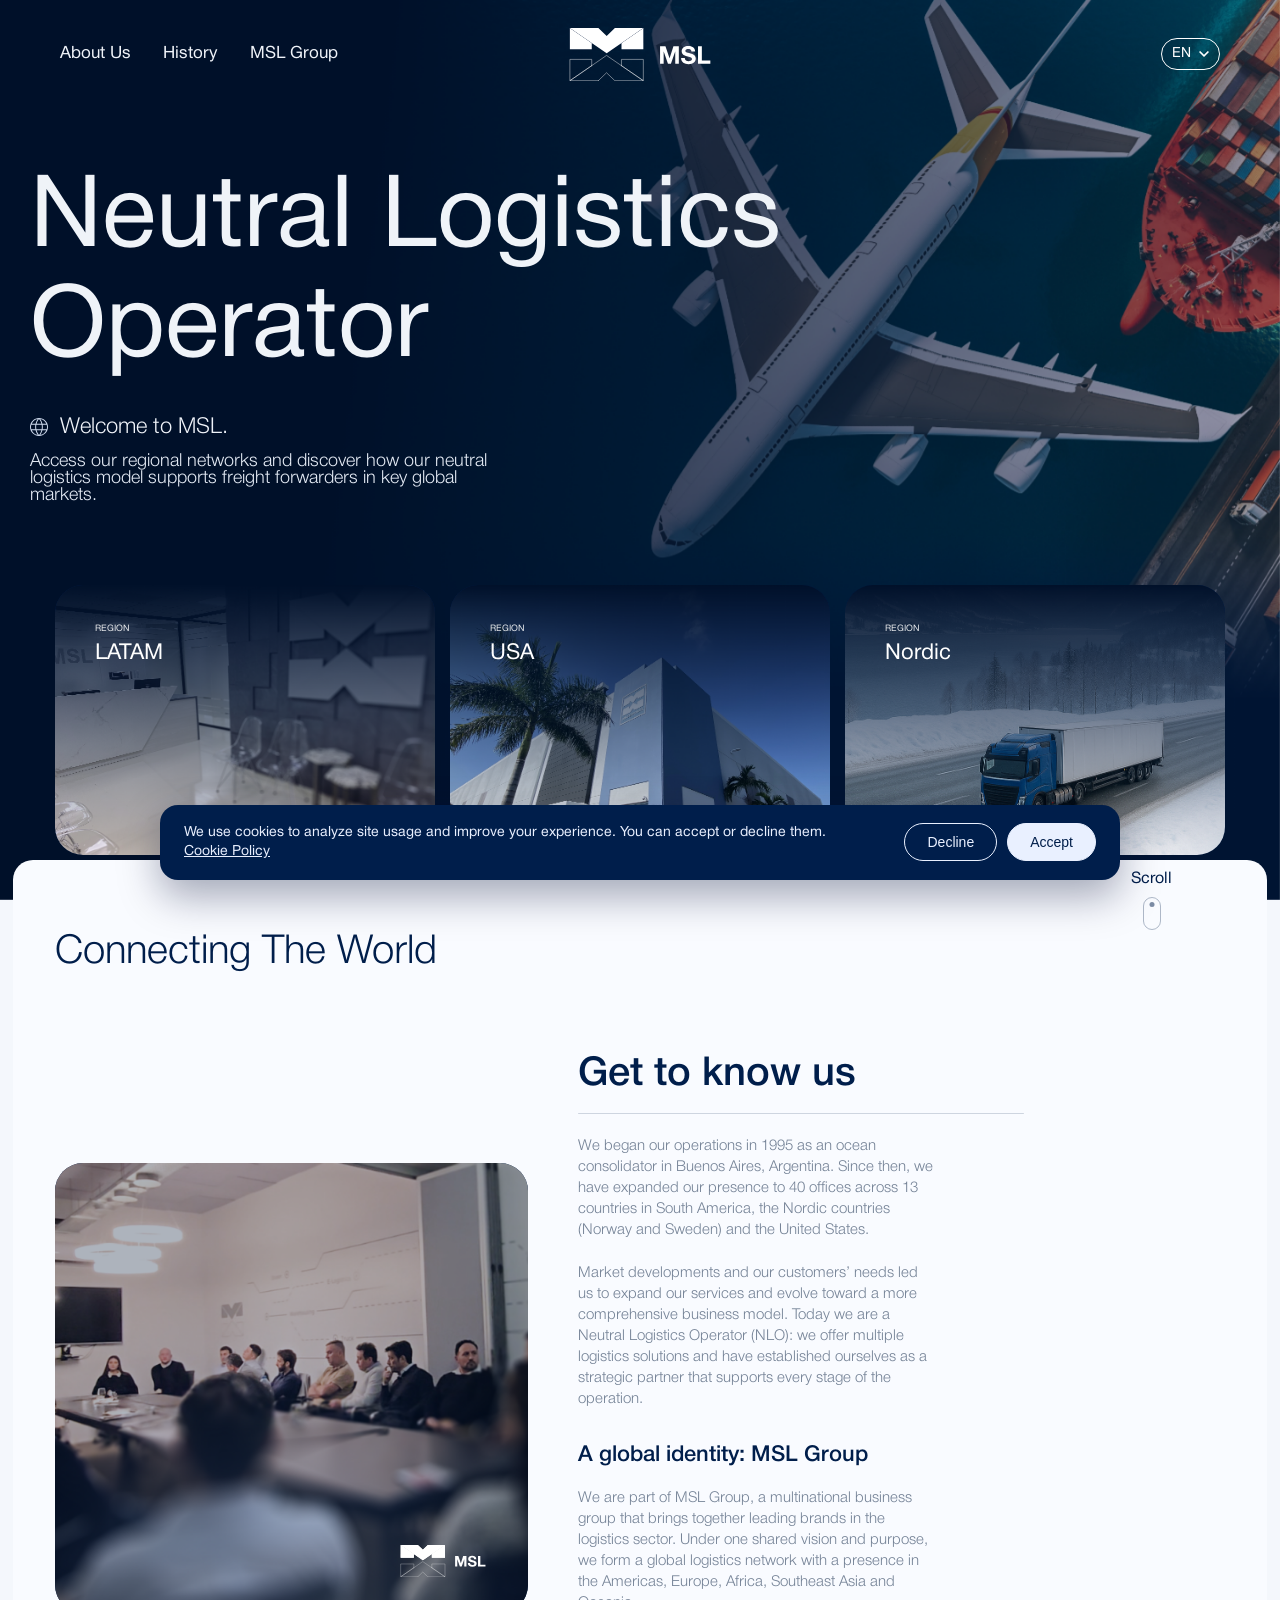
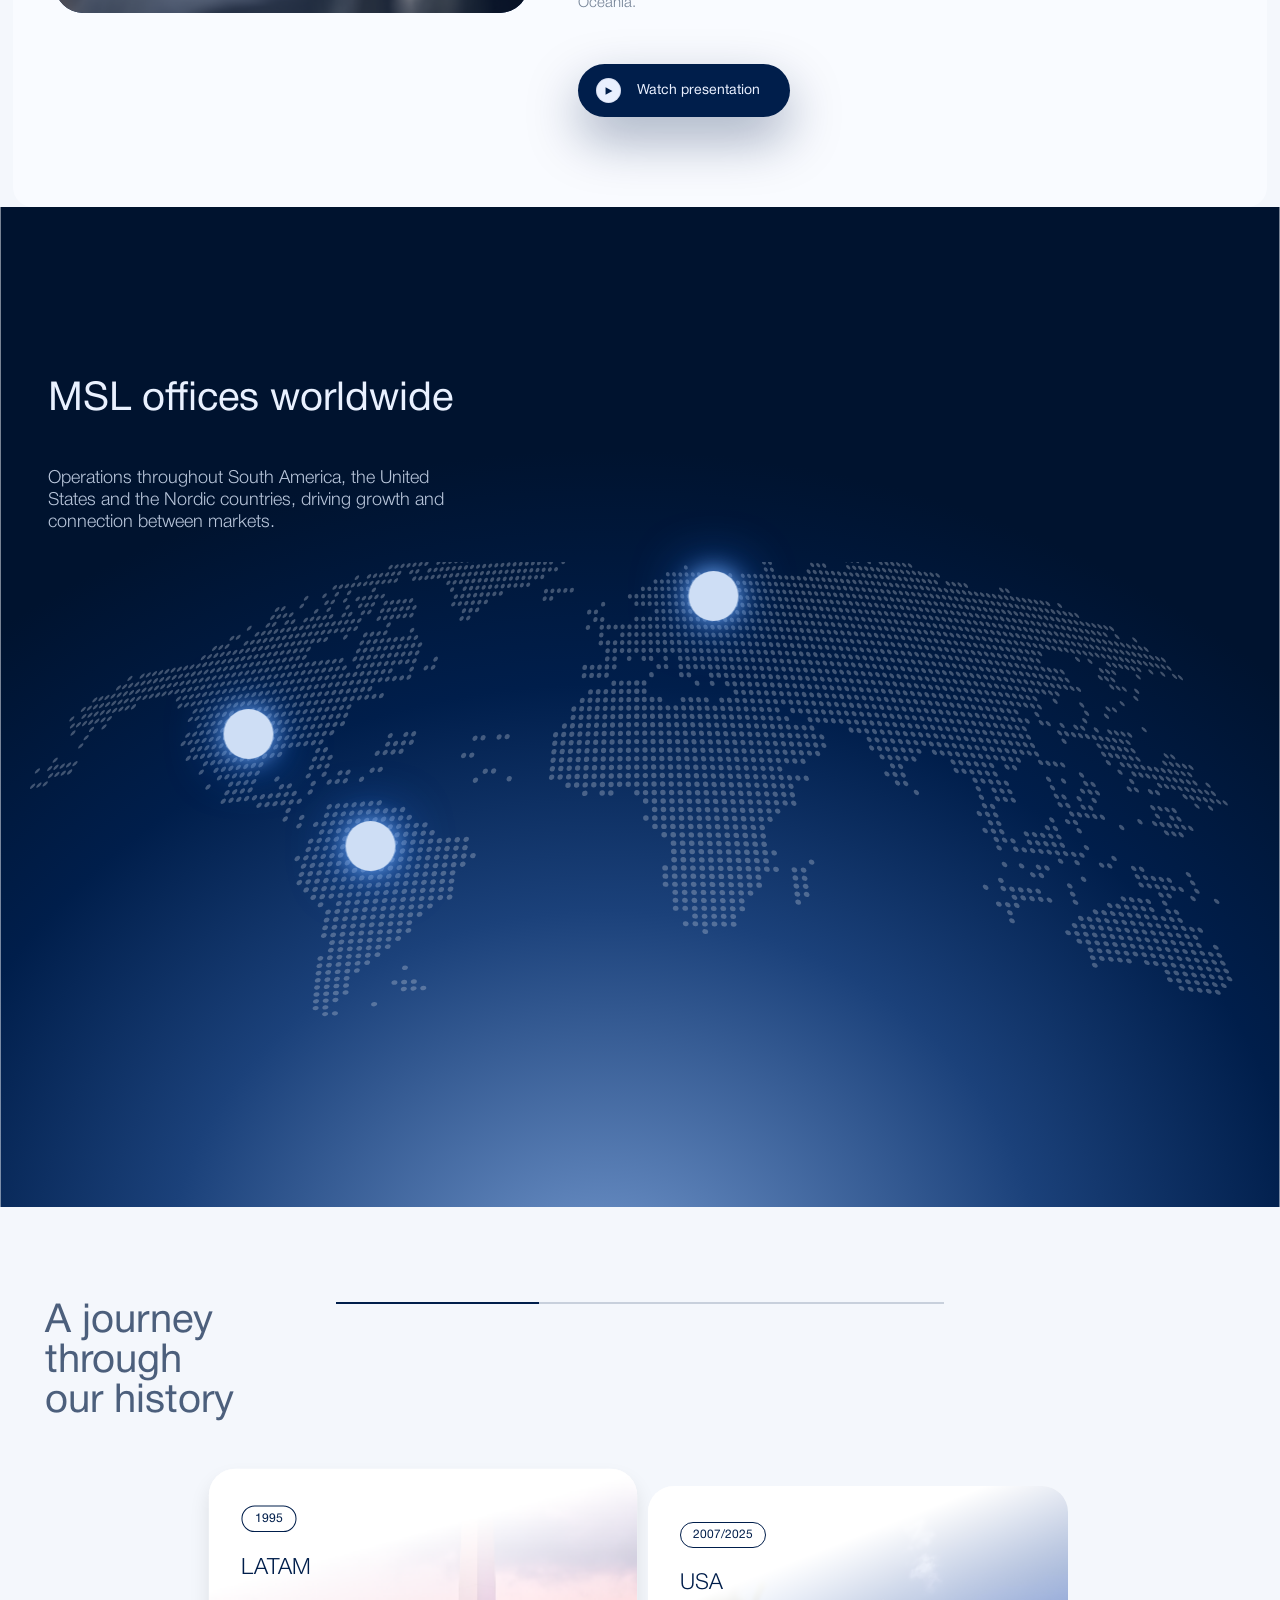
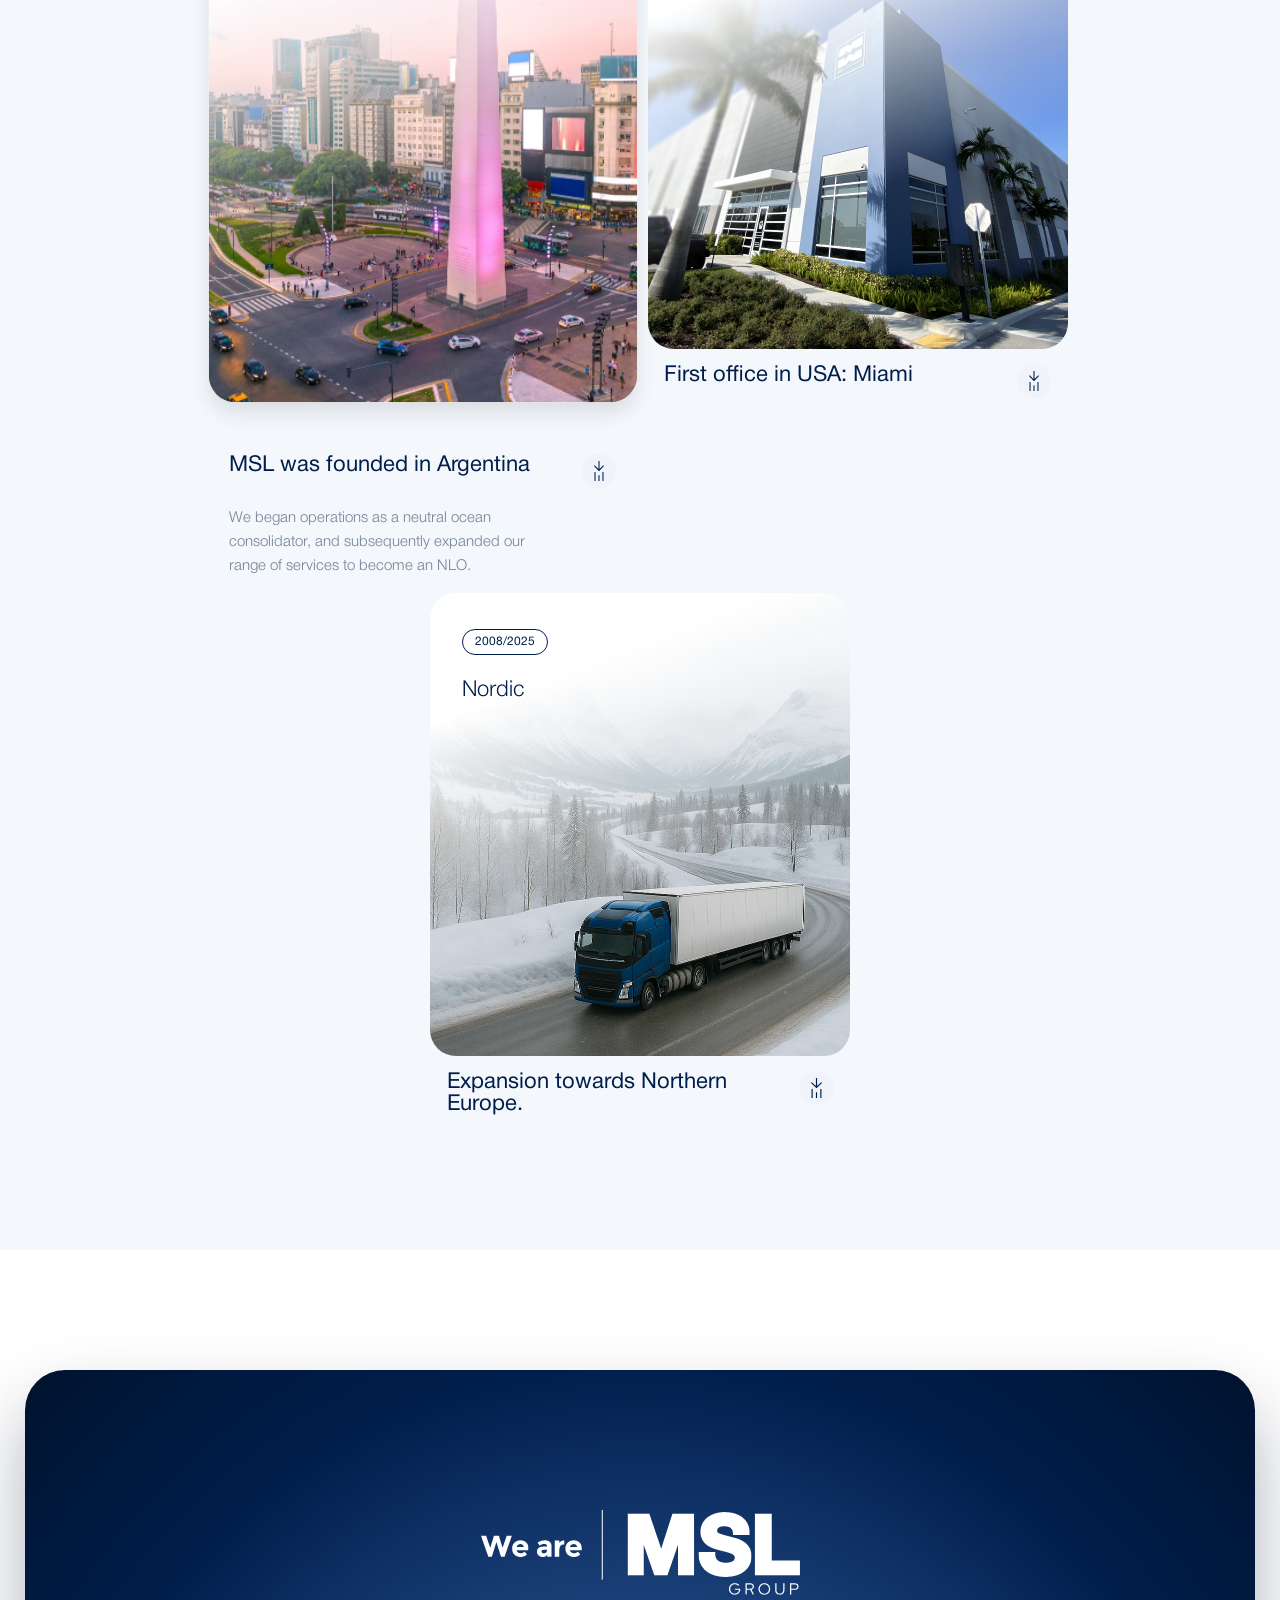
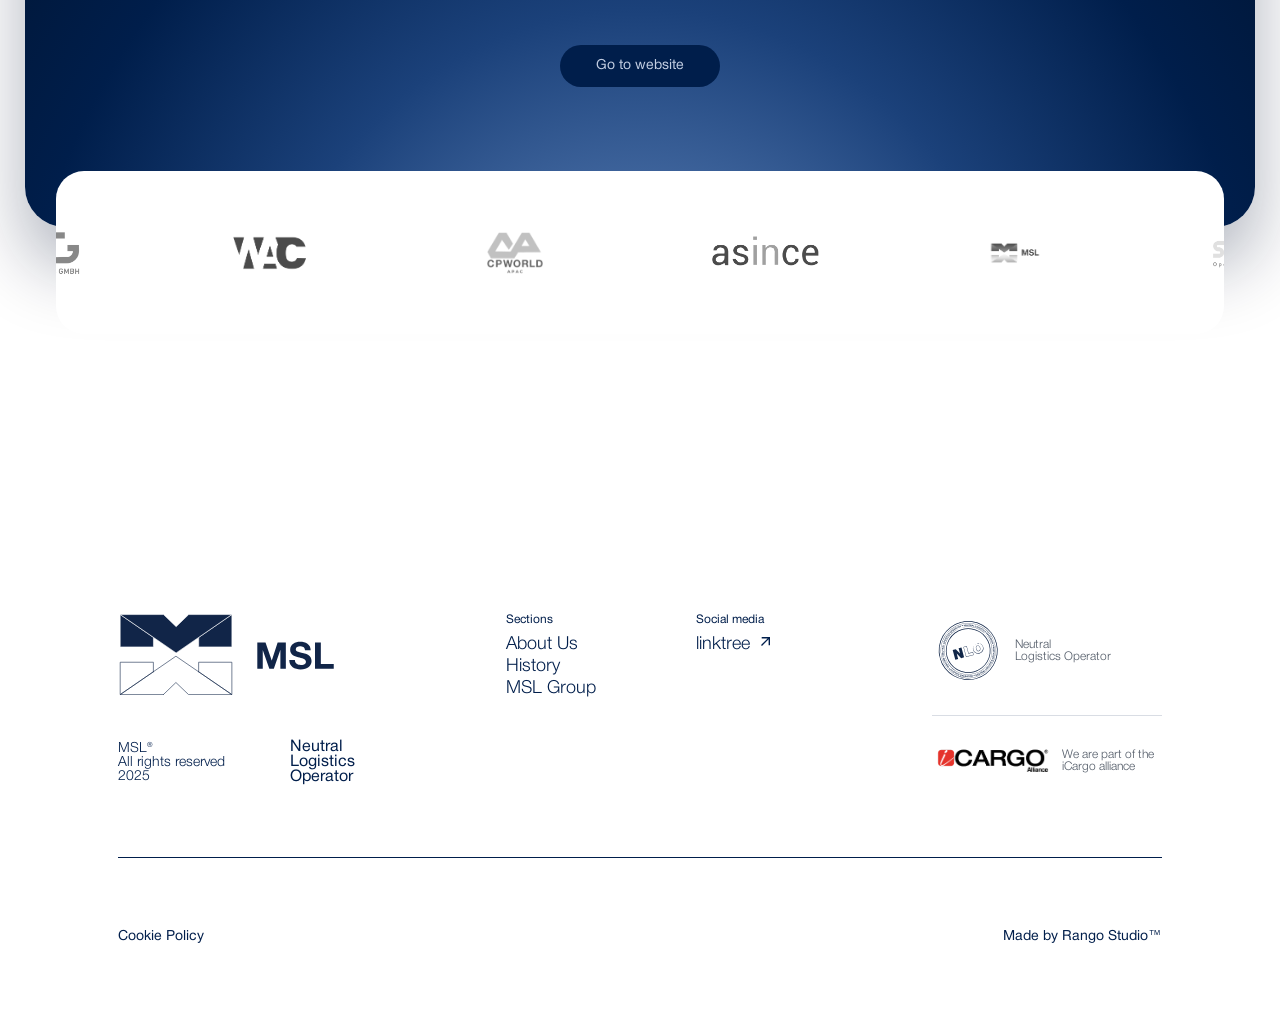
<file: index.html>
<!DOCTYPE html>
<html lang="en">
<head>
    <!-- Google Tag Manager: se carga solo tras aceptar cookies (ver src/js/cookies.js) -->
    <meta charset="UTF-8">
    <meta name="viewport" content="width=device-width, initial-scale=1.0">
    <title>MSL Corporate | Neutral Logistics Operator</title>
    <meta name="description" content="MSL Corporate connects regional logistics networks across LATAM, USA and Nordic. Access our global neutral logistics operator hubs.">
    <link rel="canonical" href="https://mslcorporate.com/">
    <meta name="robots" content="index,follow">

    <!-- Open Graph / Twitter Card -->
    <meta property="og:type" content="website">
    <meta property="og:site_name" content="MSL Corporate">
    <meta property="og:url" content="https://mslcorporate.com/">
    <meta property="og:title" content="MSL Corporate | Neutral Logistics Operator">
    <meta property="og:description" content="MSL Corporate connects regional logistics networks across LATAM, USA and Nordic. Access our global neutral logistics operator hubs.">
    <meta property="og:image" content="https://mslcorporate.com/src/images/about-us.png">
    <meta name="twitter:card" content="summary_large_image">
    <meta name="twitter:title" content="MSL Corporate | Neutral Logistics Operator">
    <meta name="twitter:description" content="MSL Corporate connects regional logistics networks across LATAM, USA and Nordic. Access our global neutral logistics operator hubs.">
    <meta name="twitter:image" content="https://mslcorporate.com/src/images/about-us.png">

    <!-- Datos estructurados: holding -> redes regionales -->
    <script type="application/ld+json">
    {
      "@context": "https://schema.org",
      "@graph": [
        {
          "@type": "Organization",
          "@id": "https://mslcorporate.com/#organization",
          "name": "MSL Corporate",
          "url": "https://mslcorporate.com/",
          "logo": "https://mslcorporate.com/src/images/navbar_logo.svg",
          "description": "Neutral Logistics Operator (NLO) connecting the MSL regional networks in LATAM, USA and Nordic.",
          "parentOrganization": { "@type": "Organization", "name": "MSL Group", "url": "https://www.mslgroup.biz/" },
          "subOrganization": [
            { "@type": "Organization", "name": "MSL LATAM", "url": "https://mslcorporate.com/latam" },
            { "@type": "Organization", "name": "MSL USA", "url": "https://mslusa.com/" },
            { "@type": "Organization", "name": "MSL Nordic", "url": "https://www.mslnordic.com/" }
          ]
        },
        {
          "@type": "WebSite",
          "@id": "https://mslcorporate.com/#website",
          "url": "https://mslcorporate.com/",
          "name": "MSL Corporate",
          "publisher": { "@id": "https://mslcorporate.com/#organization" }
        }
      ]
    }
    </script>
    <link rel="stylesheet" href="src/styles/styles.css">
    <link rel="icon" href="src/images/favicon.png">
</head>
<body>
    <header class="main-header">
        <nav class="navbar">
            <div class="nav-left">
                <a href="#nosotros" class="nav-link" data-scroll-target="#nosotros" data-i18n="nav.nosotros">Nosotros</a>
                <a href="#historia" class="nav-link" data-scroll-target="#historia" data-i18n="nav.historia">Historia</a>
                <a href="#msl-group" class="nav-link" data-scroll-target="#msl-group" data-i18n="nav.msl_group">MSL Group</a>
            </div>
            <div class="logo">
                <img src="src/images/navbar_logo.svg" alt="MSL Logo" width="142" height="53">
            </div>
            <div class="language-selector">
                <button class="lang-button" id="langButton">
                    <span id="currentLangDisplay">ENG</span> <img src="src/images/arrow-down.svg" alt="" class="arrow" aria-hidden="true">
                </button>
                <div class="lang-dropdown" id="langDropdown">
                    <a href="#" class="lang-option" data-lang="es">ES</a>
                    <a href="#" class="lang-option" data-lang="en">EN</a>
                    <a href="#" class="lang-option" data-lang="pt">PT</a>
                    <a href="#" class="lang-option" data-lang="sv">SV</a>
                    <a href="#" class="lang-option" data-lang="no">NO</a>
                </div>
            </div>
        </nav>

        <div class="header-image-container">
            <img src="src/images/header.png" alt="MSL Logistics Header" class="header-image">
            <img src="src/images/header_mobile.png" alt="MSL Logistics Header Mobile" class="header-image-mobile">
            <div class="header-content">
                <h1 class="main-title" data-i18n="header.title" data-i18n-html>Neutral Logistics<br>Operator</h1>
                <p class="welcome-text">
                    <img src="src/images/world_light.svg" alt="World" class="world-icon" width="18" height="18">
                    <span data-i18n="header.welcome">Bienvenidos a MSL.</span>
                </p>
                <p class="description-text" data-i18n="header.description">Accede a nuestras redes regionales y descubre cómo nuestro modelo logístico neutral apoya a los freight forwarders en mercados globales clave.</p>
            </div>

        </div>
        <div class="regions-section">
            <div class="region-card latam-card">
                <img src="src/images/region_latam.png" alt="Región LATAM" class="card-image" loading="lazy">
                <div class="card-content">
                    <span class="region-label" data-i18n="header.region_label">Región</span>
                    <h2 class="region-title" data-i18n="header.region_latam">Latinoamérica</h2>
                </div>
                <a href="/latam" class="website-button" target="_blank" rel="noopener noreferrer">
                    <div class="button-arrow-circle">
                        <img src="src/images/arrow_blue.svg" alt="Ir" class="button-arrow-icon" width="20" height="20">
                        <img src="src/images/arrow_blue.svg" alt="Ir" class="button-arrow-icon" width="20" height="20">
                    </div>
                    <span class="button-pill" data-i18n="header.go_to_website">Ir al sitio web</span>
                </a>
            </div>

            <div class="region-card usa-card">
                <img src="src/images/region_usa.png" alt="Región USA" class="card-image" loading="lazy">
                <div class="card-content">
                    <span class="region-label" data-i18n="header.region_label">Región</span>
                    <h2 class="region-title" data-i18n="header.region_usa">Estados Unidos</h2>
                </div>
                <a href="https://mslusa.com/" class="website-button" target="_blank" rel="noopener noreferrer">
                    <div class="button-arrow-circle">
                        <img src="src/images/arrow_blue.svg" alt="Ir" class="button-arrow-icon" width="20" height="20">
                        <img src="src/images/arrow_blue.svg" alt="Ir" class="button-arrow-icon" width="20" height="20">
                    </div>
                    <span class="button-pill" data-i18n="header.go_to_website">Ir al sitio web</span>
                </a>
            </div>

            <div class="region-card nordic-card">
                <img src="src/images/region_nordic.png" alt="Región Nordic" class="card-image" loading="lazy">
                <div class="card-content">
                    <span class="region-label" data-i18n="header.region_label">Región</span>
                    <h2 class="region-title" data-i18n="header.region_nordic">Países Nórdicos</h2>
                </div>
                <a href="https://www.mslnordic.com/" class="website-button" target="_blank" rel="noopener noreferrer">
                    <div class="button-arrow-circle">
                        <img src="src/images/arrow_blue.svg" alt="Ir" class="button-arrow-icon" width="20" height="20">
                        <img src="src/images/arrow_blue.svg" alt="Ir" class="button-arrow-icon" width="20" height="20">
                    </div>
                    <span class="button-pill" data-i18n="header.go_to_website">Ir al sitio web</span>
                </a>
            </div>
        </div>
    </header>

    <main>
        <section id="nosotros" class="about-hero">
            <div class="about-hero__header">
                <div class="about-hero__title" data-i18n="about.title">Connecting The World</div>
                <div class="about-hero__scroll">
                    <span class="about-hero__scroll-text" data-i18n="about.scroll">Scroll</span>
                    <span class="about-hero__scroll-icon">
                        <span class="about-hero__scroll-dot"></span>
                    </span>
                </div>
            </div>
            <div class="about-hero__body">
                <div class="about-hero__media">
                    <img src="src/images/about-us.png" alt="Equipo MSL" class="about-hero__media-bg" loading="lazy">
                    <img src="src/images/navbar_logo.svg" alt="MSL marca" class="about-hero__media-logo" width="86" height="32">
                </div>
                <div class="about-hero__content">
                    <h2 class="about-hero__heading" data-i18n="about.heading">Conócenos</h2>
                    <div class="about-hero__content-divider"></div>
                    <p class="about-hero__copy" data-i18n="about.copy1">Iniciamos nuestras actividades en 1995 como consolidador marítimo en Buenos Aires, Argentina. Desde entonces, hemos expandido nuestra presencia hasta contar con 40 oficinas divididas entre 13 países, en Sudamérica, los países nórdicos (Noruega y Suecia) y Estados Unidos.</p>
                    <p class="about-hero__copy" data-i18n="about.copy2">El desarrollo del mercado y las necesidades de nuestros clientes nos impulsaron a ampliar nuestros servicios y evolucionar hacia un modelo de negocio más integral. Hoy somos un Operador Logístico Neutral (NLO, por sus siglas en inglés): ofrecemos múltiples soluciones logísticas y nos consolidamos como un socio estratégico que acompaña cada etapa de la operación.</p>
                    <h3 class="about-hero__group-title" data-i18n="about.copy3_title">Una identidad global: MSL Group</h3>
                    <p class="about-hero__copy" data-i18n="about.copy3">Somos parte de MSL Group, un grupo empresarial multinacional integrado por diferentes marcas de referencia en el sector logístico. Bajo una misma visión y un mismo propósito, conformamos una red logística global con presencia en América, Europa, África, Sudeste Asiático y Oceanía.</p>
                    <a class="about-hero__button" href="https://www.youtube.com/watch?v=NRxrT7hucmc" target="_blank" rel="noopener noreferrer">
                        <span class="about-hero__button-icon" aria-hidden="true">
                            <svg class="about-hero__button-play" viewBox="0 0 14 14" xmlns="http://www.w3.org/2000/svg">
                                <path d="M3 2.5v9l8-4.5L3 2.5Z" />
                            </svg>
                        </span>
                        <span class="about-hero__button-label" data-i18n="about.button">Ver presentación</span>
                    </a>
                </div>
            </div>
        </section>

        <section class="network-section" aria-labelledby="network-title">
            <img src="src/images/backgroud-radial.svg" alt="" class="network-section__background" aria-hidden="true">
            <div class="network-section__map-wrapper">
                <img src="src/images/location-background.svg" alt="Mapa global" class="network-section__map" width="1920" height="930" loading="lazy">
                <div class="network-section__markers">
                    <div class="network-marker network-marker--latam" data-marker="latam">
                        <span class="network-marker__core"></span>
                        <span class="network-marker__pulse"></span>
                        <span class="network-marker__pulse_delay"></span>
                    </div>
                    <div class="network-marker network-marker--usa" data-marker="usa">
                        <span class="network-marker__core"></span>
                        <span class="network-marker__pulse"></span>
                        <span class="network-marker__pulse_delay"></span>
                    </div>
                    <div class="network-marker network-marker--europa" data-marker="europa">
                        <span class="network-marker__core"></span>
                        <span class="network-marker__pulse"></span>
                        <span class="network-marker__pulse_delay"></span>
                    </div>
                </div>
            </div>
            <div class="network-section__inner">
                <div class="network-section__intro">
                    <h2 id="network-title" class="network-section__heading" data-i18n="network.heading">Oficinas de MSL en el mundo</h2>
                    <p class="network-section__description" data-i18n="network.description">Operaciones en toda Sudamérica, Estados Unidos y los países nórdicos, impulsando el crecimiento y la conexión entre mercados.</p>
                </div>
                <article class="network-card" aria-label="Detalle de la región seleccionada" aria-hidden="true">
                    <button type="button" class="network-card__close" data-i18n="network.close" data-i18n-attr="aria-label" aria-label="Cerrar">&times;</button>
                    <div class="network-card__heading">
                        <span class="network-card__eyebrow" data-card-field="eyebrow">Región</span>
                        <h3 class="network-card__title" data-card-field="title"></h3>
                    </div>
                    <div class="network-card__section">
                        <span class="network-card__label" data-card-field="label"></span>
                        <div class="network-card__tags" data-card-field="countries"></div>
                    </div>
                    <a class="network-card__button" data-card-field="link" href="#" target="_blank" rel="noopener">
                        <span class="network-card__button-text" data-card-field="cta"></span>
                        <div class="network-card__button-icon" aria-hidden="true">
                            <img src="src/images/arrow_light.svg" alt="" width="13" height="13">
                            <img src="src/images/arrow_light.svg" alt="" width="13" height="13">
                        </div>
                    </a>
                </article>
            </div>
        </section>
        <section id="historia" class="journey-section" aria-labelledby="journey-title">
            <div class="journey-section__inner">
                <div class="journey-section__header">
                    <h2 id="journey-title" class="journey-section__heading" data-i18n="journey.heading">Un viaje por nuestra historia</h2>
                    <div class="journey-section__progress" role="presentation" aria-hidden="true">
                        <span class="journey-section__progress-track"></span>
                        <span class="journey-section__progress-indicator"></span>
                    </div>
                </div>
                <div class="journey-section__cards" role="list">
                    <div class="journey-section__item" role="listitem" aria-label="Historia Latam 1995" data-journey="latam">
                        <article class="journey-card">
                            <img src="src/images/card_latam.png" alt="" class="journey-card__bg" aria-hidden="true">
                            <span class="journey-card__pill">1995</span>
                            <span class="journey-card__label" data-i18n="journey.latam.label">Latam</span>
                        </article>
                        <div class="journey-card__meta">
                            <div class="journey-card__meta-info">
                                <span class="journey-card__meta-text" data-i18n="journey.latam.meta_text">MSL se fundó en Argentina</span>
                                <p class="journey-card__meta-details"></p>
                            </div>
                            <div class="journey-card__meta-bullet" aria-hidden="true">
                                <img src="src/images/read_more_icon.svg" alt="" width="10.267" height="19.5">
                            </div>
                        </div>
                    </div>
                    <div class="journey-section__item" role="listitem" aria-label="Historia USA 2007/2025" data-journey="usa">
                        <article class="journey-card">
                            <img src="src/images/card_usa.png" alt="" class="journey-card__bg" aria-hidden="true">
                            <span class="journey-card__pill">2007/2025</span>
                            <span class="journey-card__label" data-i18n="journey.usa.label">USA</span>
                        </article>
                        <div class="journey-card__meta">
                            <div class="journey-card__meta-info">
                                <span class="journey-card__meta-text" data-i18n="journey.usa.meta_text">Expandimos hacia el norte</span>
                                <p class="journey-card__meta-details"></p>
                            </div>
                            <div class="journey-card__meta-bullet" aria-hidden="true">
                                <img src="src/images/read_more_icon.svg" alt="" width="10.267" height="19.5">
                            </div>
                        </div>
                    </div>
                    <div class="journey-section__item" role="listitem" aria-label="Historia Nordic 2008/2025" data-journey="nordic">
                        <article class="journey-card">
                            <img src="src/images/card_nordic.png" alt="" class="journey-card__bg" aria-hidden="true">
                            <span class="journey-card__pill">2008/2025</span>
                            <span class="journey-card__label" data-i18n="journey.nordic.label">Nordic</span>
                        </article>
                        <div class="journey-card__meta">
                            <div class="journey-card__meta-info">
                                <span class="journey-card__meta-text" data-i18n="journey.nordic.meta_text">Expandimos hacia el norte</span>
                                <p class="journey-card__meta-details"></p>
                            </div>
                            <div class="journey-card__meta-bullet" aria-hidden="true">
                                <img src="src/images/read_more_icon.svg" alt="" width="10.267" height="19.5">
                            </div>
                        </div>
                    </div>
                </div>
            </div>
        </section>
        <section id="msl-group" class="group-hero" aria-labelledby="group-hero-title">
            <div class="group-hero__shell">
                <div class="group-hero__panel">
                    <div class="group-hero__content">
                        <img src="src/images/we_are_logo.png" alt="We are MSL Group" class="group-hero__logo" width="319" height="85">
                        <a class="group-hero__cta" href="http://mslgroup.biz/" target="_blank" rel="noopener" data-i18n="msl_group.cta">Ir al sitio web</a>
                    </div>
                </div>
                <div class="group-hero__logos" aria-label="Empresas del grupo">
                    <div class="logos-container">
                        <div class="logos-track">
                            <div class="logos-track__set">
                                <img alt="Logo Asince - empresa de la red MSL Group" src="src/images/logos/asince.png" loading="lazy">
                                <img alt="Logo MSL - empresa de la red MSL Group" src="src/images/logos/msl.png" loading="lazy">
                                <img alt="Logo SC Trans - empresa de la red MSL Group" src="src/images/logos/sctrans.png" loading="lazy">
                                <img alt="Logo Stock Cargo - empresa de la red MSL Group" src="src/images/logos/stock_cargo.png" loading="lazy">
                                <img alt="Logo TCC - empresa de la red MSL Group" src="src/images/logos/tcc.png" loading="lazy">
                                <img alt="Logo CMS - empresa de la red MSL Group" src="src/images/logos/cms.png" loading="lazy">
                                <img alt="Logo Mercure - empresa de la red MSL Group" src="src/images/logos/mercure.png" loading="lazy">
                                <img alt="Logo Pier 17 - empresa de la red MSL Group" src="src/images/logos/pier17.png" loading="lazy">
                                <img alt="Logo OE - empresa de la red MSL Group" src="src/images/logos/oe.png" loading="lazy">
                                <img alt="Logo Odyssey - empresa de la red MSL Group" src="src/images/logos/odyssey.png" loading="lazy">
                                <img alt="Logo CLG - empresa de la red MSL Group" src="src/images/logos/clg.png" loading="lazy">
                                <img alt="Logo WAC - empresa de la red MSL Group" src="src/images/logos/wac.png" loading="lazy">
                                <img alt="Logo CP World - empresa de la red MSL Group" src="src/images/logos/cp_world.svg" loading="lazy">
                                <!-- Duplicar los logos para el efecto infinito -->
                                <img alt="Logo Asince - empresa de la red MSL Group" src="src/images/logos/asince.png" loading="lazy">
                                <img alt="Logo MSL - empresa de la red MSL Group" src="src/images/logos/msl.png" loading="lazy">
                                <img alt="Logo SC Trans - empresa de la red MSL Group" src="src/images/logos/sctrans.png" loading="lazy">
                                <img alt="Logo Stock Cargo - empresa de la red MSL Group" src="src/images/logos/stock_cargo.png" loading="lazy">
                                <img alt="Logo TCC - empresa de la red MSL Group" src="src/images/logos/tcc.png" loading="lazy">
                                <img alt="Logo CMS - empresa de la red MSL Group" src="src/images/logos/cms.png" loading="lazy">
                                <img alt="Logo Mercure - empresa de la red MSL Group" src="src/images/logos/mercure.png" loading="lazy">
                                <img alt="Logo Pier 17 - empresa de la red MSL Group" src="src/images/logos/pier17.png" loading="lazy">
                                <img alt="Logo OE - empresa de la red MSL Group" src="src/images/logos/oe.png" loading="lazy">
                                <img alt="Logo Odyssey - empresa de la red MSL Group" src="src/images/logos/odyssey.png" loading="lazy">
                                <img alt="Logo CLG - empresa de la red MSL Group" src="src/images/logos/clg.png" loading="lazy">
                                <img alt="Logo WAC - empresa de la red MSL Group" src="src/images/logos/wac.png" loading="lazy">
                                <img alt="Logo CP World - empresa de la red MSL Group" src="src/images/logos/cp_world.svg" loading="lazy">
                            </div> 
                        </div>
                    </div>
                </div>
            </div>
        </section>
    </main>

    <footer id="contacto" class="site-footer">
        <div class="site-footer__inner">
            <div class="site-footer__top">
                <div class="site-footer__brand">
                    <img src="src/images/footer_logo.svg" alt="MSL" class="site-footer__brand-logo" width="217" height="81">
                    <div class="site-footer__brand-details">
                        <span class="site-footer__brand-legal" data-i18n="footer.copyright" data-i18n-html>MSL®<br/>Todos los derechos reservados<br/>2025</span>
                        <span class="site-footer__brand-tagline" data-i18n="footer.tagline">Neutral Logistics Operator</span>
                    </div>
                </div>

                <div class="site-footer__content-group">
                    <div class="site-footer__column">
                        <span class="site-footer__column-title" data-i18n="footer.sections_title">Secciones</span>
                        <ul class="site-footer__links">
                            <li><a href="#nosotros" class="site-footer__link" data-scroll-target="#nosotros" data-i18n="nav.nosotros">Nosotros</a></li>
                            <li><a href="#historia" class="site-footer__link" data-scroll-target="#historia" data-i18n="nav.historia">Historia</a></li>
                            <li><a href="#msl-group" class="site-footer__link" data-scroll-target="#msl-group" data-i18n="nav.msl_group">MSL Group</a></li>
                        </ul>
                    </div>

                    <div class="site-footer__column">
                        <span class="site-footer__column-title" data-i18n="footer.social_media_title">Redes sociales</span>
                    <ul class="site-footer__links">
                        <li>
                            <a href="https://linktr.ee/mslcorporate" target="_blank" rel="noopener noreferrer" class="site-footer__link">
                                linktree
                                <img src="src/images/Icon material-arrow-outward.svg" alt="" class="site-footer__link-arrow" width="9" height="9">
                            </a>
                        </li>
                        </ul>
                    </div>

                    <div class="site-footer__affiliates">
                        <div class="site-footer__affiliate-item">
                            <img src="src/images/nlo_logo.svg" alt="Neutral Logistics Operator" class="site-footer__affiliate-logo site-footer__affiliate-logo--nlo">
                            <span class="site-footer__affiliate-text" data-i18n="footer.nlo_text" data-i18n-html>Neutral<br/>Logistics Operator</span>
                        </div>
                        <div class="site-footer__affiliate-divider"></div>
                        <div class="site-footer__affiliate-item">
                            <a href="https://www.icargoalliance.com/" target="_blank" rel="noopener noreferrer">
                                <img src="src/images/icargo_logo.png" alt="iCargo" class="site-footer__affiliate-logo site-footer__affiliate-logo--icargo">
                            </a>
                            <span class="site-footer__affiliate-text" data-i18n="footer.icargo_text">Somos parte de la alianza iCargo</span>
                        </div>
                    </div>
                </div>
            </div>

            <div class="site-footer__divider"></div>

            <div class="site-footer__bottom">
                <a href="cookie-policy.html" class="site-footer__bottom-text" data-i18n="footer.policy">Política de Cookies</a>
                <a href="https://rangocreative.com/" target="_blank" rel="noopener noreferrer" class="site-footer__bottom-text" data-i18n="footer.made_by">Made by Rango Studio™</a>
            </div>
        </div>
    </footer>

    <div class="cookie-banner" id="cookieBanner" role="dialog" aria-live="polite" aria-labelledby="cookieBannerText" hidden>
        <p class="cookie-banner__text" id="cookieBannerText">
            <span data-i18n="cookies.text">Utilizamos cookies para analizar el uso del sitio y mejorar su experiencia. Puede aceptarlas o rechazarlas.</span>
            <a href="cookie-policy.html" class="cookie-banner__link" data-i18n="cookies.policy">Política de Cookies</a>
        </p>
        <div class="cookie-banner__actions">
            <button type="button" class="cookie-banner__btn cookie-banner__btn--decline" id="cookieDecline" data-i18n="cookies.decline">Rechazar</button>
            <button type="button" class="cookie-banner__btn cookie-banner__btn--accept" id="cookieAccept" data-i18n="cookies.accept">Aceptar</button>
        </div>
    </div>

    <script src="src/js/cookies.js"></script>
    <script src="src/js/i18n.js"></script>
    <script src="src/js/main.js"></script>
</body>
</html>
</file>
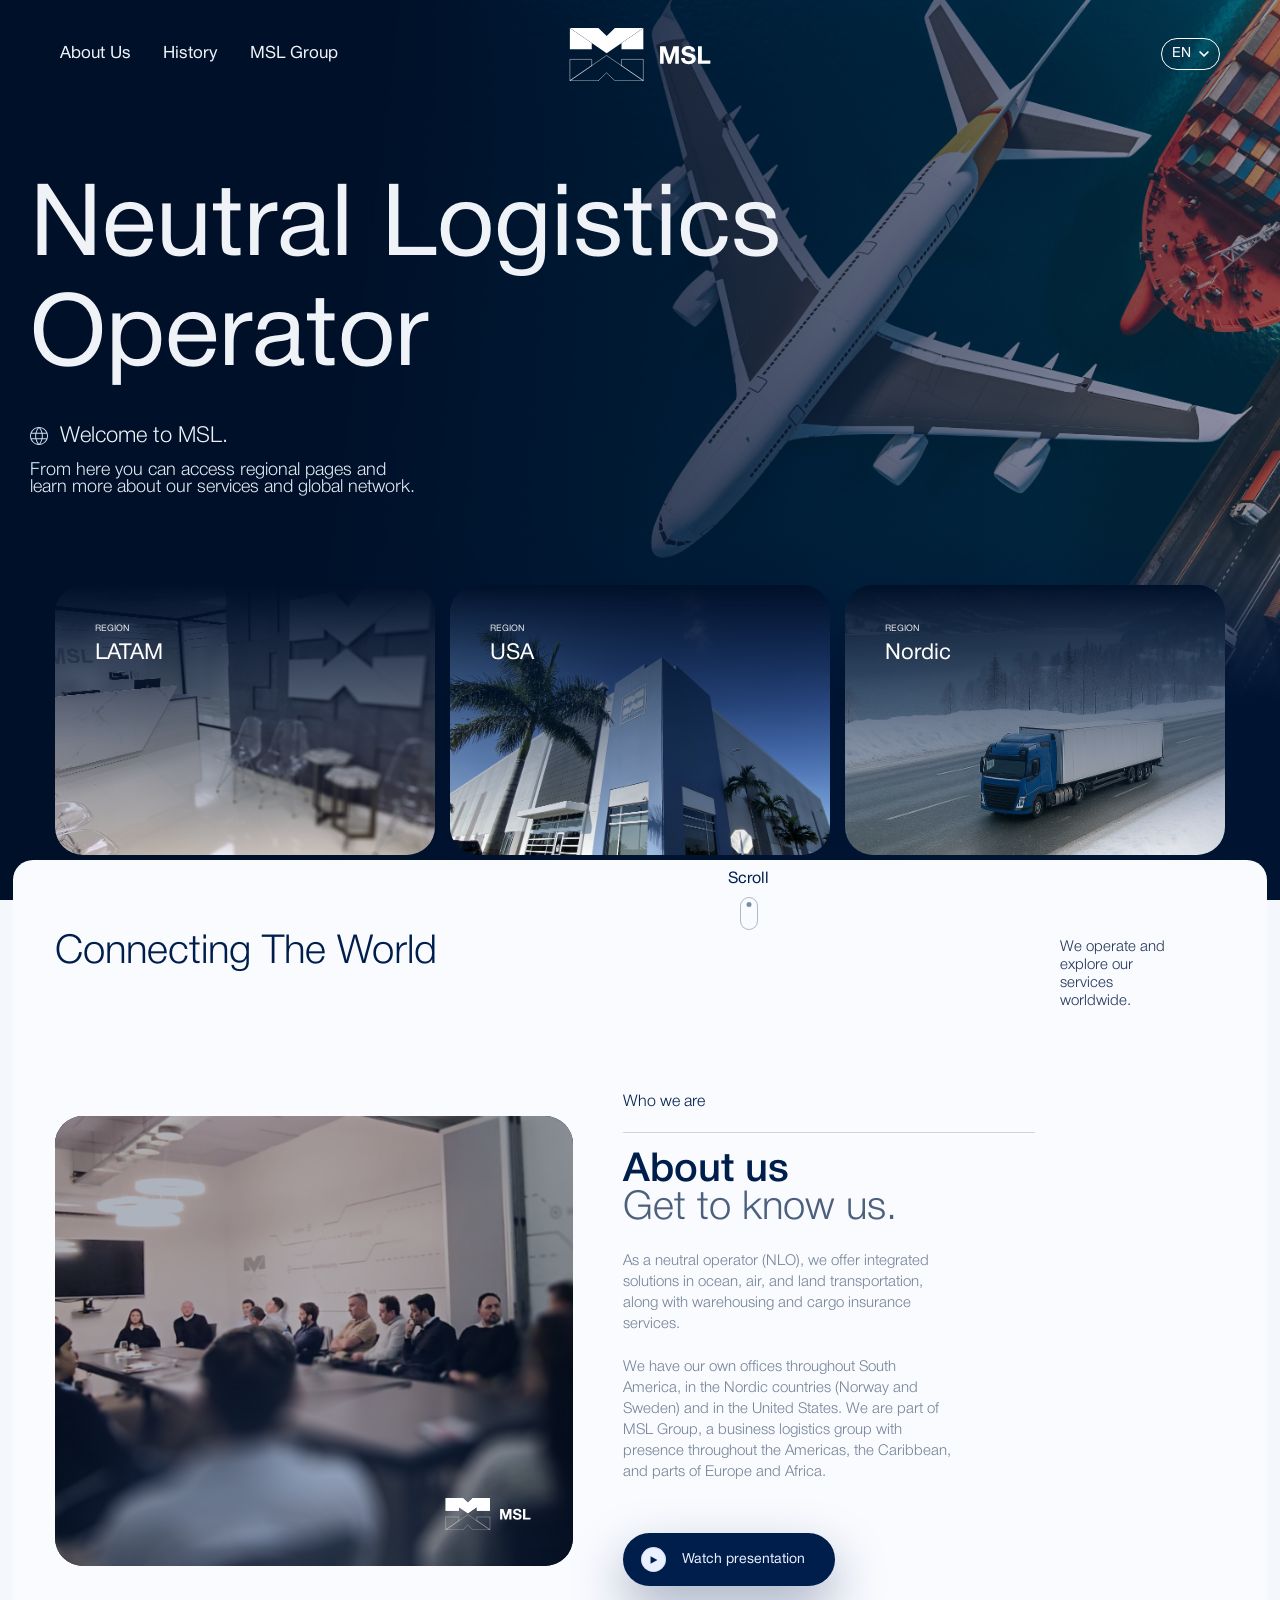
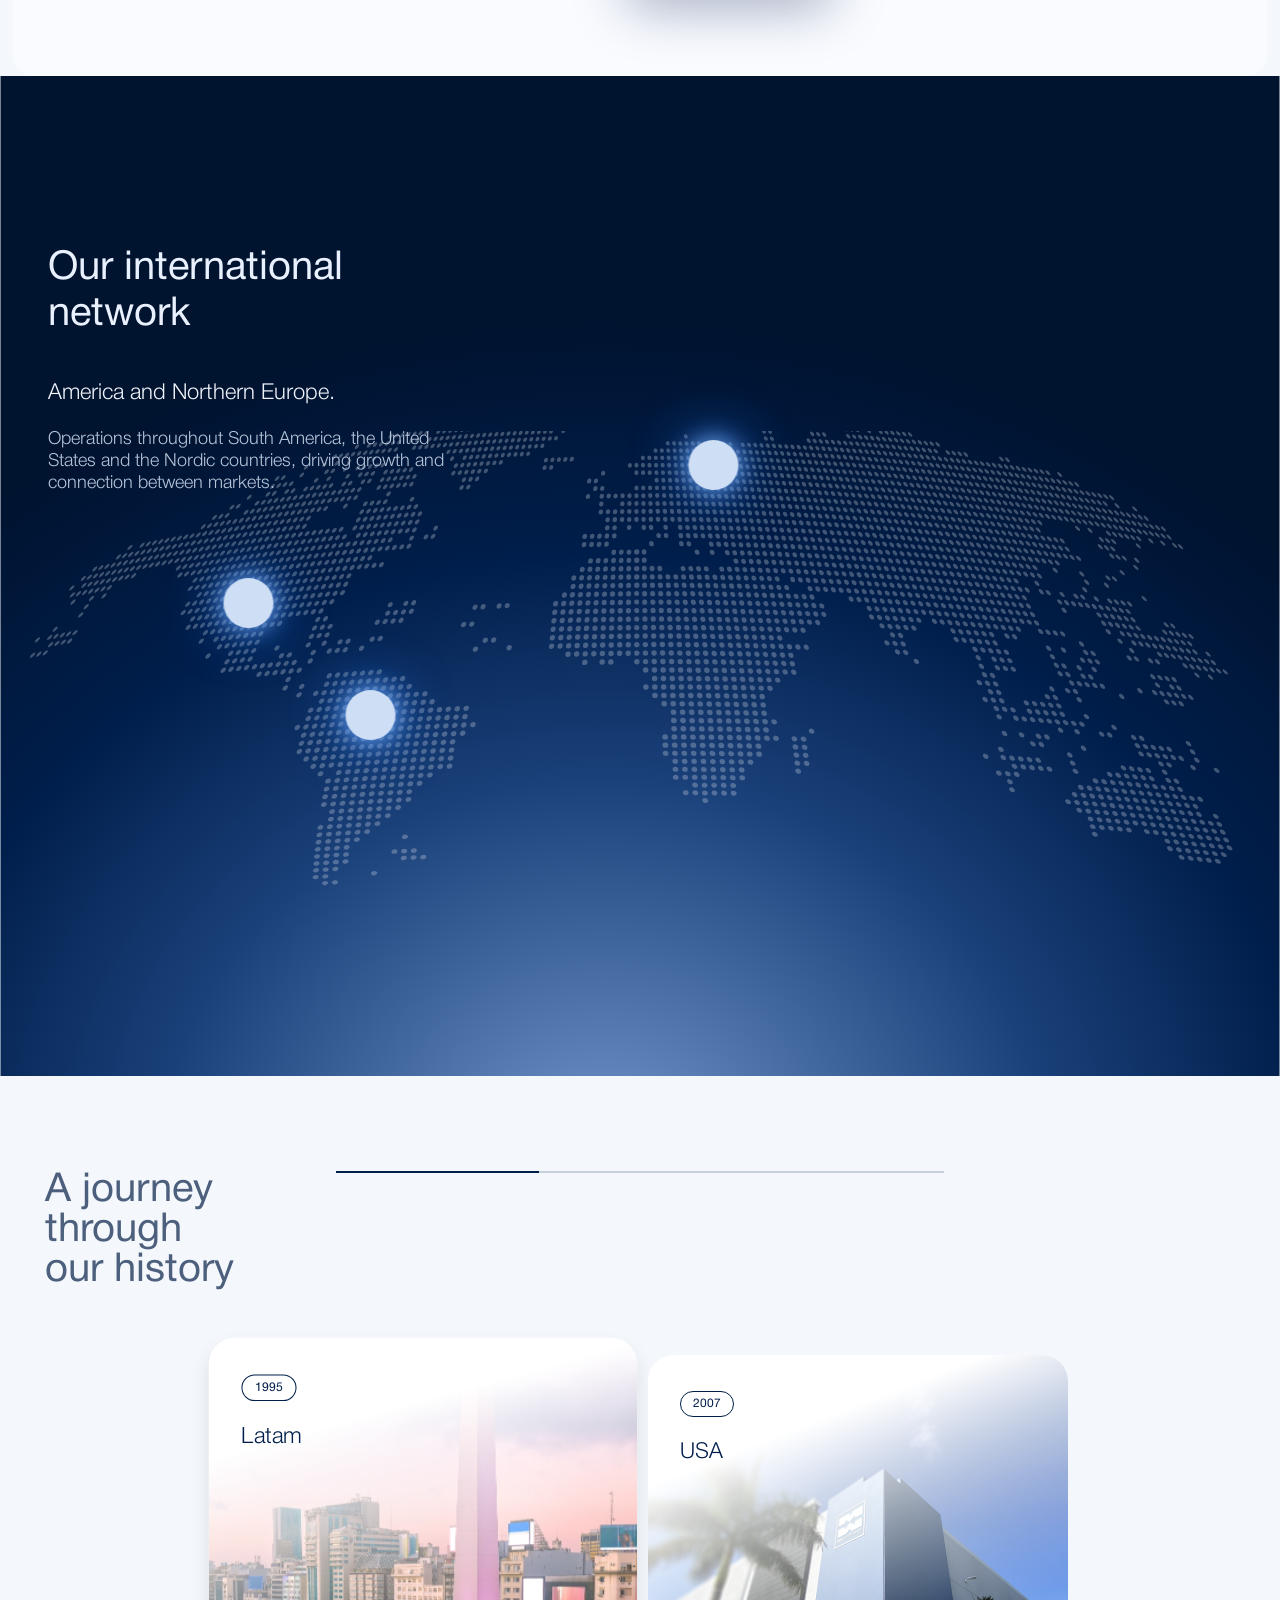
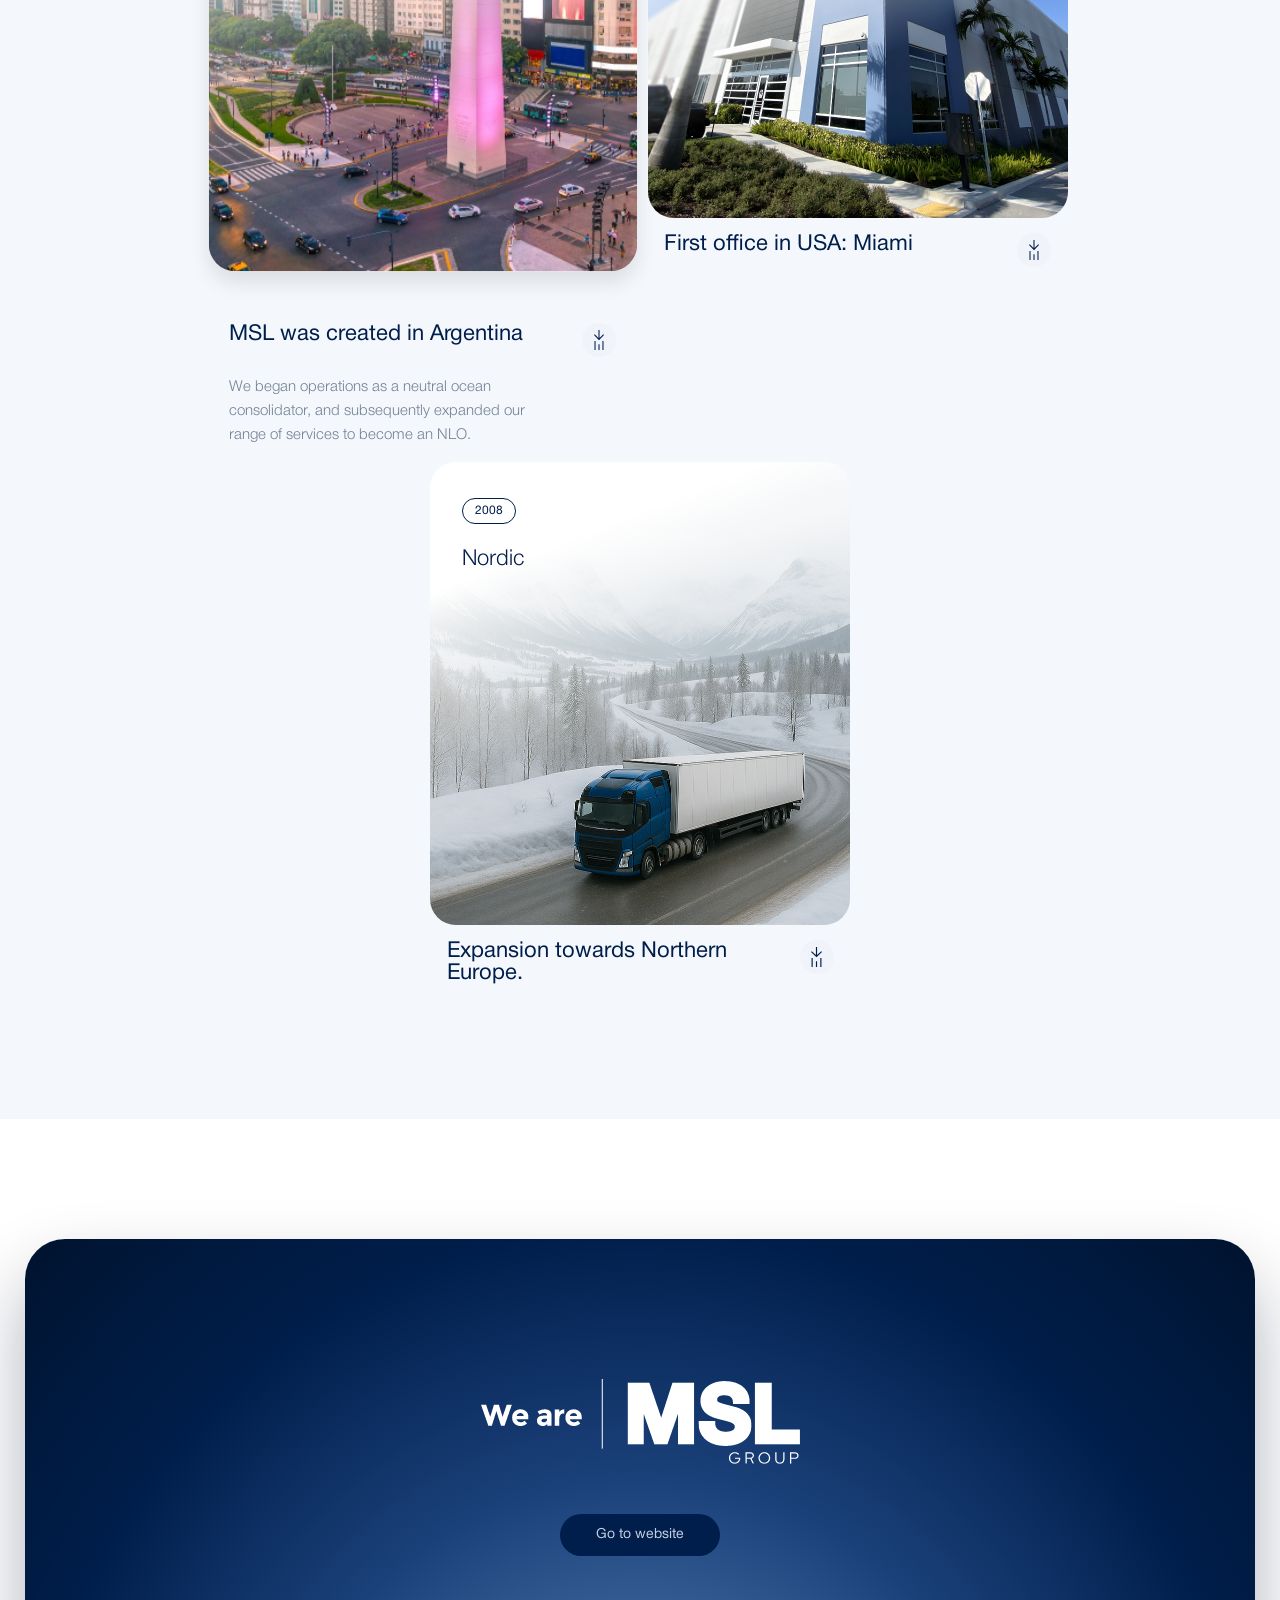
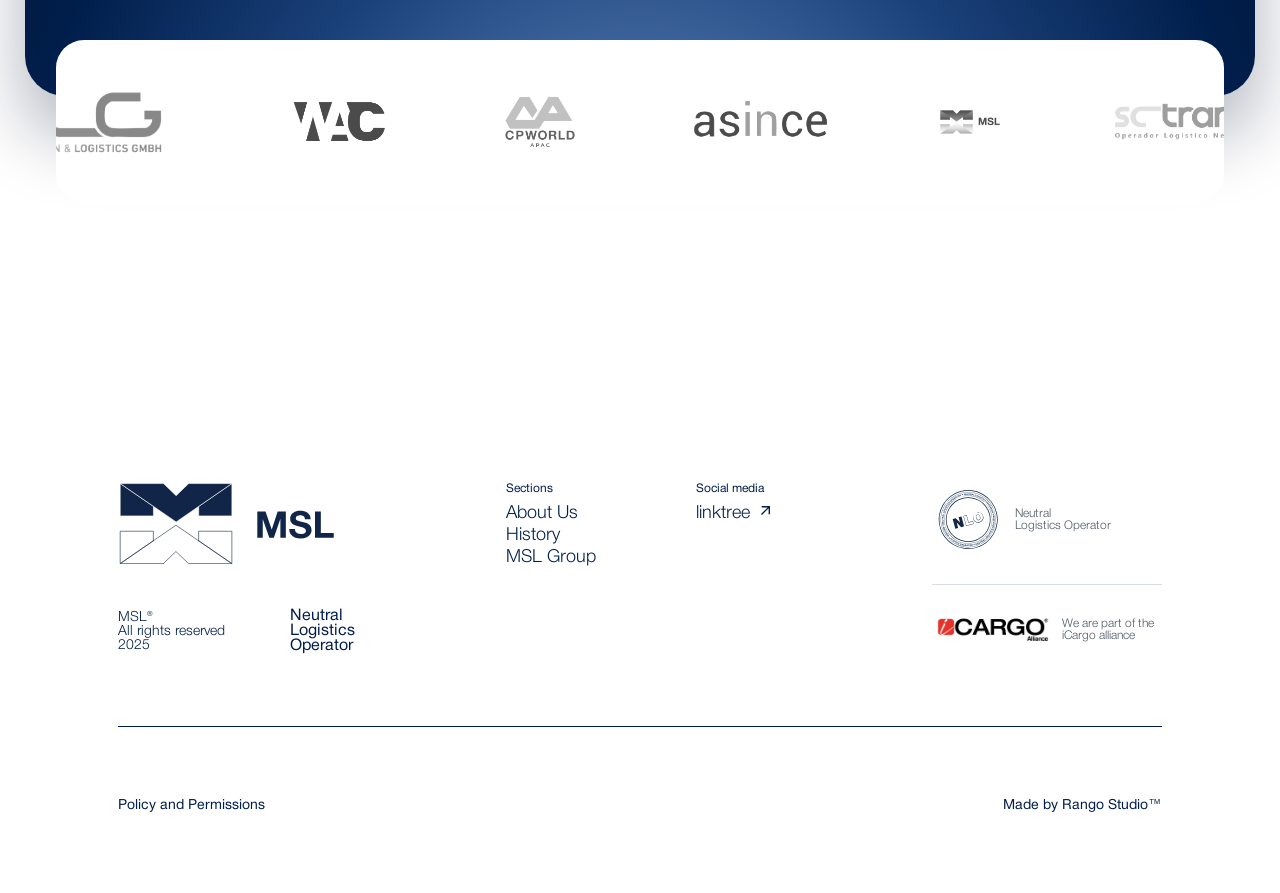
<file: msl_usa/index.html>
<!DOCTYPE html>
<html lang="en">
<head>
    <!-- Google Tag Manager -->
    <script>(function(w,d,s,l,i){w[l]=w[l]||[];w[l].push({'gtm.start':
    new Date().getTime(),event:'gtm.js'});var f=d.getElementsByTagName(s)[0],
    j=d.createElement(s),dl=l!='dataLayer'?'&l='+l:'';j.async=true;j.src=
    'https://www.googletagmanager.com/gtm.js?id='+i+dl;f.parentNode.insertBefore(j,f);
    })(window,document,'script','dataLayer','GTM-NPRFRX97');</script>
    <!-- End Google Tag Manager -->
    <meta charset="UTF-8">
    <meta name="viewport" content="width=device-width, initial-scale=1.0">
    <title>MSL Corporate - Neutral Logistics Operator</title>
    <link rel="stylesheet" href="src/styles/styles.css">
    <link rel="icon" href="src/images/favicon.png">
</head>
<body>
    <!-- Google Tag Manager (noscript) -->
    <noscript><iframe src="https://www.googletagmanager.com/ns.html?id=GTM-NPRFRX97"
    height="0" width="0" style="display:none;visibility:hidden"></iframe></noscript>
    <!-- End Google Tag Manager (noscript) -->
    <header class="main-header">
        <nav class="navbar">
            <div class="nav-left">
                <a href="#nosotros" class="nav-link" data-scroll-target="#nosotros" data-i18n="nav.nosotros">Nosotros</a>
                <a href="#historia" class="nav-link" data-scroll-target="#historia" data-i18n="nav.historia">Historia</a>
                <a href="#msl-group" class="nav-link" data-scroll-target="#msl-group" data-i18n="nav.msl_group">MSL Group</a>
            </div>
            <div class="logo">
                <img src="src/images/navbar_logo.svg" alt="MSL Logo" width="142" height="53">
            </div>
            <div class="language-selector">
                <button class="lang-button" id="langButton">
                    <span id="currentLangDisplay">ENG</span> <img src="src/images/arrow-down.svg" alt="" class="arrow" aria-hidden="true">
                </button>
                <div class="lang-dropdown" id="langDropdown">
                    <a href="#" class="lang-option" data-lang="es">ES</a>
                    <a href="#" class="lang-option" data-lang="en">EN</a>
                    <a href="#" class="lang-option" data-lang="pt">PT</a>
                    <a href="#" class="lang-option" data-lang="sv">SV</a>
                    <a href="#" class="lang-option" data-lang="no">NO</a>
                </div>
            </div>
        </nav>

        <div class="header-image-container">
            <img src="src/images/header.png" alt="MSL Logistics Header" class="header-image">
            <img src="src/images/header_mobile.png" alt="MSL Logistics Header Mobile" class="header-image-mobile">
            <div class="header-content">
                <h1 class="main-title" data-i18n="header.title" data-i18n-html>Neutral Logistics<br>Operator</h1>
                <p class="welcome-text">
                    <img src="src/images/world_light.svg" alt="World" class="world-icon" width="18" height="18">
                    <span data-i18n="header.welcome">Bienvenidos a MSL Corporate.</span>
                </p>
                <p class="description-text" data-i18n="header.description" data-i18n-html>Desde aquí puedes acceder a las páginas regionales y<br>conocer más sobre nuestros servicios y red global.</p>
            </div>

        </div>
        <div class="regions-section">
            <div class="region-card latam-card">
                <img src="src/images/region_latam.png" alt="Región LATAM" class="card-image" loading="lazy">
                <div class="card-content">
                    <span class="region-label" data-i18n="header.region_label">Region</span>
                    <h2 class="region-title">LATAM</h2>
                </div>
                <a href="/latam" class="website-button" target="_blank" rel="noopener noreferrer">
                    <div class="button-arrow-circle">
                        <img src="src/images/arrow_blue.svg" alt="Ir" class="button-arrow-icon" width="20" height="20">
                        <img src="src/images/arrow_blue.svg" alt="Ir" class="button-arrow-icon" width="20" height="20">
                    </div>
                    <span class="button-pill" data-i18n="header.go_to_website">Ir al website</span>
                </a>
            </div>

            <div class="region-card usa-card">
                <img src="src/images/region_usa.png" alt="Región USA" class="card-image" loading="lazy">
                <div class="card-content">
                    <span class="region-label">Region</span>
                    <h2 class="region-title">USA</h2>
                </div>
                <a href="https://mslusa.com/" class="website-button" target="_blank" rel="noopener noreferrer">
                    <div class="button-arrow-circle">
                        <img src="src/images/arrow_blue.svg" alt="Ir" class="button-arrow-icon" width="20" height="20">
                        <img src="src/images/arrow_blue.svg" alt="Ir" class="button-arrow-icon" width="20" height="20">
                    </div>
                    <span class="button-pill">Ir al website</span>
                </a>
            </div>

            <div class="region-card nordic-card">
                <img src="src/images/region_nordic.png" alt="Región Nordic" class="card-image" loading="lazy">
                <div class="card-content">
                    <span class="region-label">Region</span>
                    <h2 class="region-title">Nordic</h2>
                </div>
                <a href="https://www.mslnordic.com/" class="website-button" target="_blank" rel="noopener noreferrer">
                    <div class="button-arrow-circle">
                        <img src="src/images/arrow_blue.svg" alt="Ir" class="button-arrow-icon" width="20" height="20">
                        <img src="src/images/arrow_blue.svg" alt="Ir" class="button-arrow-icon" width="20" height="20">
                    </div>
                    <span class="button-pill">Ir al website</span>
                </a>
            </div>
        </div>
    </header>

    <main>
        <section id="nosotros" class="about-hero">
            <div class="about-hero__header">
                <div class="about-hero__title" data-i18n="about.title">Connecting The World</div>
                <div class="about-hero__scroll">
                    <span class="about-hero__scroll-text" data-i18n="about.scroll">Scroll</span>
                    <span class="about-hero__scroll-icon">
                        <span class="about-hero__scroll-dot"></span>
                    </span>
                </div>
                <p class="about-hero__description" data-i18n="about.description">We operate and explore our services worldwide.</p>
            </div>
            <div class="about-hero__body">
                <div class="about-hero__media">
                    <img src="src/images/about-us.png" alt="Equipo MSL" class="about-hero__media-bg" loading="lazy">
                    <img src="src/images/navbar_logo.svg" alt="MSL marca" class="about-hero__media-logo" width="86" height="32">
                </div>
                <div class="about-hero__content">
                    <span class="about-hero__eyebrow" data-i18n="about.eyebrow">Quienes somos</span>
                    <div class="about-hero__content-divider"></div>
                    <h2 class="about-hero__heading" data-i18n="about.heading">Acerca de nosotros</h2>
                    <h3 class="about-hero__subheading" data-i18n="about.subheading">Conocenos.</h3>
                    <p class="about-hero__copy" data-i18n="about.copy1">Brindamos soluciones logísticas integrales que abarcan transporte marítimo, aéreo y terrestre, así como servicio de almacenaje (Warehousing) y seguro de mercadería, adaptándonos a las necesidades de nuestros clientes y cada mercado.</p>
                    <p class="about-hero__copy" data-i18n="about.copy2">Contamos con oficinas propias en toda Sudamérica, en los Países Nórdicos (Noruega y Suecia) y en Estados Unidos.</p>
                    <button class="about-hero__button" type="button">
                        <span class="about-hero__button-icon" aria-hidden="true">
                            <svg class="about-hero__button-play" viewBox="0 0 14 14" xmlns="http://www.w3.org/2000/svg">
                                <path d="M3 2.5v9l8-4.5L3 2.5Z" />
                            </svg>
                        </span>
                        <span class="about-hero__button-label" data-i18n="about.button">Ver presentación</span>
                    </button>
                </div>
            </div>
        </section>

        <section class="network-section" aria-labelledby="network-title">
            <img src="src/images/backgroud-radial.svg" alt="" class="network-section__background" aria-hidden="true">
            <div class="network-section__map-wrapper">
                <img src="src/images/location-background.svg" alt="Mapa global" class="network-section__map" width="1920" height="930" loading="lazy">
                <div class="network-section__markers">
                    <div class="network-marker network-marker--latam" data-marker="latam">
                        <span class="network-marker__core"></span>
                        <span class="network-marker__pulse"></span>
                        <span class="network-marker__pulse_delay"></span>
                    </div>
                    <div class="network-marker network-marker--usa" data-marker="usa">
                        <span class="network-marker__core"></span>
                        <span class="network-marker__pulse"></span>
                        <span class="network-marker__pulse_delay"></span>
                    </div>
                    <div class="network-marker network-marker--europa" data-marker="europa">
                        <span class="network-marker__core"></span>
                        <span class="network-marker__pulse"></span>
                        <span class="network-marker__pulse_delay"></span>
                    </div>
                </div>
            </div>
            <div class="network-section__inner">
                <div class="network-section__intro">
                    <h2 id="network-title" class="network-section__heading" data-i18n="network.heading">Nuestra red internacional</h2>
                    <h3 class="network-section__subheading" data-i18n="network.subheading">América y Europa del Norte.</h3>
                    <p class="network-section__description" data-i18n="network.description">Operaciones en toda Sudamérica, Estados Unidos y los países nórdicos, impulsando el crecimiento y la conexión entre mercados.</p>
                </div>
                <article class="network-card" aria-label="Detalle de la región seleccionada" aria-hidden="true">
                    <div class="network-card__heading">
                        <span class="network-card__eyebrow" data-card-field="eyebrow">Región</span>
                        <h3 class="network-card__title" data-card-field="title"></h3>
                    </div>
                    <div class="network-card__section">
                        <span class="network-card__label" data-card-field="label"></span>
                        <div class="network-card__tags" data-card-field="countries"></div>
                    </div>
                    <a class="network-card__button" data-card-field="link" href="#" target="_blank" rel="noopener">
                        <span class="network-card__button-text" data-card-field="cta"></span>
                        <div class="network-card__button-icon" aria-hidden="true">
                            <img src="src/images/arrow_light.svg" alt="" width="13" height="13">
                            <img src="src/images/arrow_light.svg" alt="" width="13" height="13">
                        </div>
                    </a>
                </article>
            </div>
        </section>
        <section id="historia" class="journey-section" aria-labelledby="journey-title">
            <div class="journey-section__inner">
                <div class="journey-section__header">
                    <h2 id="journey-title" class="journey-section__heading" data-i18n="journey.heading">Un viaje por nuestra historia</h2>
                    <div class="journey-section__progress" role="presentation" aria-hidden="true">
                        <span class="journey-section__progress-track"></span>
                        <span class="journey-section__progress-indicator"></span>
                    </div>
                </div>
                <div class="journey-section__cards" role="list">
                    <div class="journey-section__item" role="listitem" aria-label="Historia Latam 1995" data-journey="latam">
                        <article class="journey-card">
                            <img src="src/images/card_latam.png" alt="" class="journey-card__bg" aria-hidden="true">
                            <span class="journey-card__pill">1995</span>
                            <span class="journey-card__label" data-i18n="journey.latam.label">Latam</span>
                        </article>
                        <div class="journey-card__meta">
                            <div class="journey-card__meta-info">
                                <span class="journey-card__meta-text" data-i18n="journey.latam.meta_text">MSL fue creado en Argentina</span>
                                <p class="journey-card__meta-details"></p>
                            </div>
                            <div class="journey-card__meta-bullet" aria-hidden="true">
                                <img src="src/images/read_more_icon.svg" alt="" width="10.267" height="19.5">
                            </div>
                        </div>
                    </div>
                    <div class="journey-section__item" role="listitem" aria-label="Historia USA 2007" data-journey="usa">
                        <article class="journey-card">
                            <img src="src/images/card_usa.png" alt="" class="journey-card__bg" aria-hidden="true">
                            <span class="journey-card__pill">2007</span>
                            <span class="journey-card__label" data-i18n="journey.usa.label">USA</span>
                        </article>
                        <div class="journey-card__meta">
                            <div class="journey-card__meta-info">
                                <span class="journey-card__meta-text" data-i18n="journey.usa.meta_text">Expandimos hacia el norte</span>
                                <p class="journey-card__meta-details"></p>
                            </div>
                            <div class="journey-card__meta-bullet" aria-hidden="true">
                                <img src="src/images/read_more_icon.svg" alt="" width="10.267" height="19.5">
                            </div>
                        </div>
                    </div>
                    <div class="journey-section__item" role="listitem" aria-label="Historia Nordic 2008" data-journey="nordic">
                        <article class="journey-card">
                            <img src="src/images/card_nordic.png" alt="" class="journey-card__bg" aria-hidden="true">
                            <span class="journey-card__pill">2008</span>
                            <span class="journey-card__label" data-i18n="journey.nordic.label">Nordic</span>
                        </article>
                        <div class="journey-card__meta">
                            <div class="journey-card__meta-info">
                                <span class="journey-card__meta-text" data-i18n="journey.nordic.meta_text">Expandimos hacia el norte</span>
                                <p class="journey-card__meta-details"></p>
                            </div>
                            <div class="journey-card__meta-bullet" aria-hidden="true">
                                <img src="src/images/read_more_icon.svg" alt="" width="10.267" height="19.5">
                            </div>
                        </div>
                    </div>
                </div>
            </div>
        </section>
        <section id="msl-group" class="group-hero" aria-labelledby="group-hero-title">
            <div class="group-hero__shell">
                <div class="group-hero__panel">
                    <div class="group-hero__content">
                        <img src="src/images/we_are_logo.png" alt="We are MSL Group" class="group-hero__logo" width="319" height="85">
                        <a class="group-hero__cta" href="http://mslgroup.biz/" target="_blank" rel="noopener" data-i18n="msl_group.cta">Ir al website</a>
                    </div>
                </div>
                <div class="group-hero__logos" aria-label="Empresas del grupo">
                    <div class="logos-container">
                        <div class="logos-track">
                            <div class="logos-track__set">
                                <img alt="asince" src="src/images/logos/asince.png">
                                <img alt="msl" src="src/images/logos/msl.png">
                                <img alt="sctrans" src="src/images/logos/sctrans.png">
                                <img alt="stock_cargo" src="src/images/logos/stock_cargo.png">
                                <img alt="tcc" src="src/images/logos/tcc.png">
                                <img alt="cms" src="src/images/logos/cms.png">
                                <img alt="mercure" src="src/images/logos/mercure.png">
                                <img alt="pier17" src="src/images/logos/pier17.png">
                                <img alt="oe" src="src/images/logos/oe.png">
                                <img alt="odyssey" src="src/images/logos/odyssey.png">
                                <img alt="clg" src="src/images/logos/clg.png">
                                <img alt="wac" src="src/images/logos/wac.png">
                                <img alt="cp world" src="src/images/logos/cp_world.svg">
                                <!-- Duplicar los logos para el efecto infinito -->
                                <img alt="asince" src="src/images/logos/asince.png">
                                <img alt="msl" src="src/images/logos/msl.png">
                                <img alt="sctrans" src="src/images/logos/sctrans.png">
                                <img alt="stock_cargo" src="src/images/logos/stock_cargo.png">
                                <img alt="tcc" src="src/images/logos/tcc.png">
                                <img alt="cms" src="src/images/logos/cms.png">
                                <img alt="mercure" src="src/images/logos/mercure.png">
                                <img alt="pier17" src="src/images/logos/pier17.png">
                                <img alt="oe" src="src/images/logos/oe.png">
                                <img alt="odyssey" src="src/images/logos/odyssey.png">
                                <img alt="clg" src="src/images/logos/clg.png">
                                <img alt="wac" src="src/images/logos/wac.png">
                                <img alt="cp world" src="src/images/logos/cp_world.svg">
                            </div> 
                        </div>
                    </div>
                </div>
            </div>
        </section>
    </main>

    <footer id="contacto" class="site-footer">
        <div class="site-footer__inner">
            <div class="site-footer__top">
                <div class="site-footer__brand">
                    <img src="src/images/footer_logo.svg" alt="MSL" class="site-footer__brand-logo" width="217" height="81">
                    <div class="site-footer__brand-details">
                        <span class="site-footer__brand-legal" data-i18n="footer.copyright" data-i18n-html>MSL®<br/>Todos los derechos reservados<br/>2025</span>
                        <span class="site-footer__brand-tagline" data-i18n="footer.tagline">Neutral Logistics Operator</span>
                    </div>
                </div>

                <div class="site-footer__content-group">
                    <div class="site-footer__column">
                        <span class="site-footer__column-title" data-i18n="footer.sections_title">Secciones</span>
                        <ul class="site-footer__links">
                            <li><a href="#nosotros" class="site-footer__link" data-scroll-target="#nosotros" data-i18n="nav.nosotros">Nosotros</a></li>
                            <li><a href="#historia" class="site-footer__link" data-scroll-target="#historia" data-i18n="nav.historia">Historia</a></li>
                            <li><a href="#msl-group" class="site-footer__link" data-scroll-target="#msl-group" data-i18n="nav.msl_group">MSL Group</a></li>
                        </ul>
                    </div>

                    <div class="site-footer__column">
                        <span class="site-footer__column-title" data-i18n="footer.social_media_title">Redes sociales</span>
                    <ul class="site-footer__links">
                        <li>
                            <a href="https://linktr.ee/mslcorporate" target="_blank" rel="noopener noreferrer" class="site-footer__link">
                                linktree
                                <img src="src/images/Icon material-arrow-outward.svg" alt="" class="site-footer__link-arrow" width="9" height="9">
                            </a>
                        </li>
                        </ul>
                    </div>

                    <div class="site-footer__affiliates">
                        <div class="site-footer__affiliate-item">
                            <img src="src/images/nlo_logo.svg" alt="Neutral Logistics Operator" class="site-footer__affiliate-logo site-footer__affiliate-logo--nlo">
                            <span class="site-footer__affiliate-text" data-i18n="footer.nlo_text" data-i18n-html>Neutral<br/>Logistics Operator</span>
                        </div>
                        <div class="site-footer__affiliate-divider"></div>
                        <div class="site-footer__affiliate-item">
                            <a href="https://www.icargoalliance.com/" target="_blank" rel="noopener noreferrer">
                                <img src="src/images/icargo_logo.png" alt="iCargo" class="site-footer__affiliate-logo site-footer__affiliate-logo--icargo">
                            </a>
                            <span class="site-footer__affiliate-text" data-i18n="footer.icargo_text">Somos parte de la alianza iCargo</span>
                        </div>
                    </div>
                </div>
            </div>

            <div class="site-footer__divider"></div>

            <div class="site-footer__bottom">
                <span class="site-footer__bottom-text" data-i18n="footer.policy">Política y Permisos</span>
                <a href="https://rangocreative.com/" target="_blank" rel="noopener noreferrer" class="site-footer__bottom-text" data-i18n="footer.made_by">Made by Rango Studio™</a>
            </div>
        </div>
    </footer>

    <script src="src/js/i18n.js"></script>
    <script src="src/js/main.js"></script>
</body>
</html>
</file>
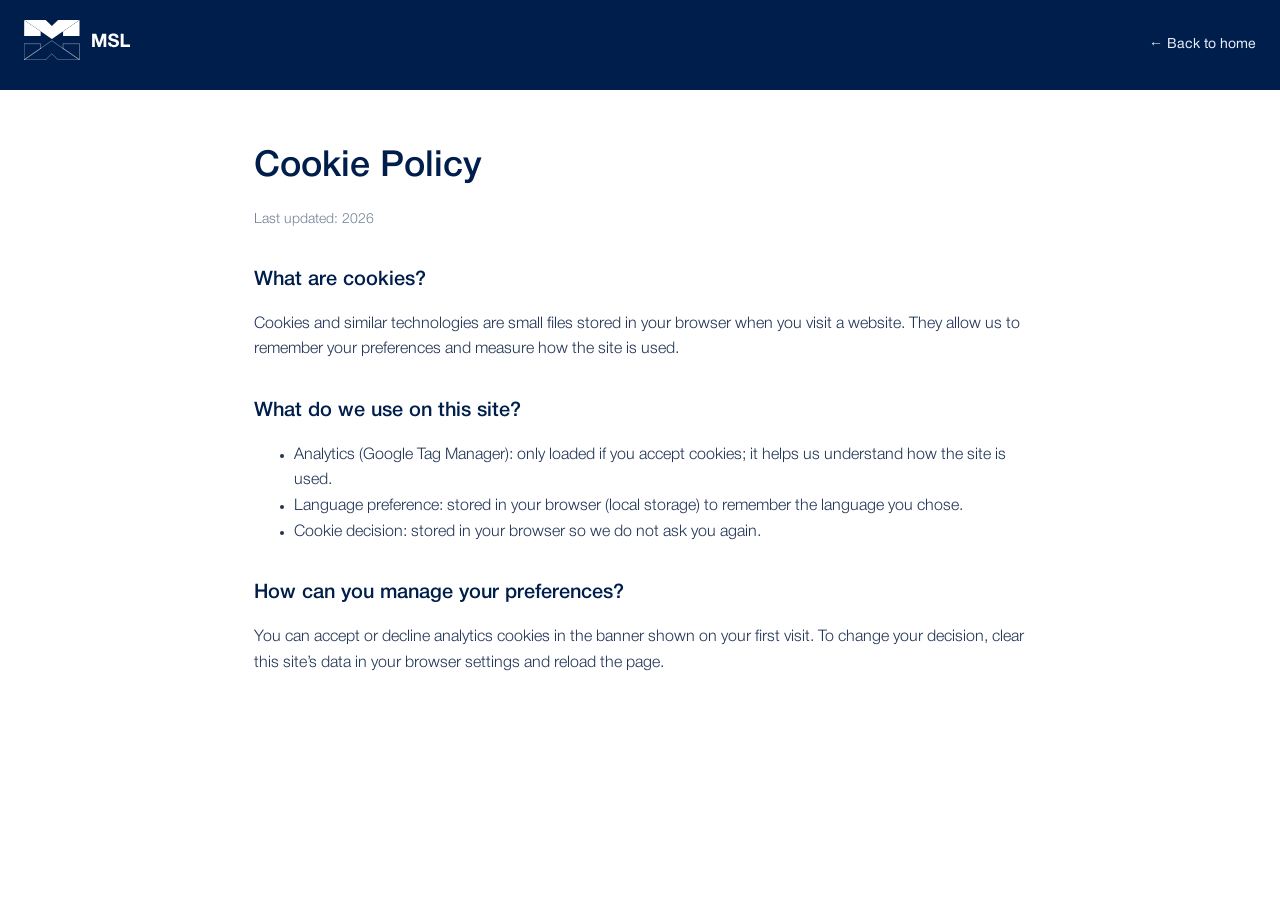
<file: cookie-policy.html>
<!DOCTYPE html>
<html lang="es">
<head>
    <meta charset="UTF-8">
    <meta name="viewport" content="width=device-width, initial-scale=1.0">
    <title>Política de Cookies | MSL Corporate</title>
    <meta name="description" content="Política de cookies de MSL Corporate.">
    <link rel="canonical" href="https://mslcorporate.com/cookie-policy.html">
    <meta name="robots" content="index,follow">
    <link rel="icon" href="src/images/favicon.png">
    <style>
        @font-face { font-family: 'Helvetica Neue'; src: url('src/fonts/HelveticaNeueRoman.otf'); font-weight: 400; }
        @font-face { font-family: 'Helvetica Neue'; src: url('src/fonts/HelveticaNeueLight.otf'); font-weight: 300; }
        @font-face { font-family: 'Helvetica Neue'; src: url('src/fonts/HelveticaNeueMedium.otf'); font-weight: 500; }
        * { box-sizing: border-box; }
        body { margin: 0; font-family: 'Helvetica Neue', Arial, sans-serif; color: #203355; background: #fff; line-height: 1.6; }
        header { background: #001E4B; padding: 20px 24px; display: flex; justify-content: space-between; align-items: center; }
        header img { height: 40px; width: auto; }
        header a.back { color: #E9F0FF; text-decoration: none; font-size: 14px; }
        header a.back:hover { text-decoration: underline; }
        main { max-width: 820px; margin: 0 auto; padding: 48px 24px 80px; }
        h1 { font-size: 36px; font-weight: 500; color: #001E4B; margin: 0 0 8px; }
        h2 { font-size: 20px; font-weight: 500; color: #001E4B; margin: 32px 0 8px; }
        p, li { font-size: 16px; font-weight: 300; }
        .updated { color: #748296; font-size: 14px; }
    </style>
</head>
<body>
    <header>
        <a href="index.html"><img src="src/images/navbar_logo.svg" alt="MSL" width="142" height="53"></a>
        <a href="index.html" class="back" id="back"></a>
    </header>
    <main>
        <h1 id="title"></h1>
        <p class="updated" id="updated"></p>
        <h2 id="h-what"></h2>
        <p id="p-what"></p>
        <h2 id="h-use"></h2>
        <ul>
            <li id="li-analytics"></li>
            <li id="li-language"></li>
            <li id="li-consent"></li>
        </ul>
        <h2 id="h-manage"></h2>
        <p id="p-manage"></p>
    </main>
    <script>
        var T = {
            es: {
                title: 'Política de Cookies', back: '← Volver al inicio', updated: 'Última actualización: 2026',
                hWhat: '¿Qué son las cookies?',
                pWhat: 'Las cookies y tecnologías similares son pequeños archivos que se guardan en su navegador al visitar un sitio web. Permiten recordar sus preferencias y medir cómo se utiliza el sitio.',
                hUse: '¿Qué utilizamos en este sitio?',
                analytics: 'Analítica (Google Tag Manager): solo se carga si usted acepta las cookies y nos ayuda a entender el uso del sitio.',
                language: 'Preferencia de idioma: se guarda en su navegador (almacenamiento local) para recordar el idioma elegido.',
                consent: 'Decisión sobre cookies: se guarda en su navegador para no volver a preguntarle.',
                hManage: '¿Cómo gestionar sus preferencias?',
                pManage: 'Puede aceptar o rechazar las cookies de analítica en el banner que aparece en su primera visita. Para cambiar su decisión, elimine los datos del sitio desde la configuración de su navegador y vuelva a cargar la página.'
            },
            en: {
                title: 'Cookie Policy', back: '← Back to home', updated: 'Last updated: 2026',
                hWhat: 'What are cookies?',
                pWhat: 'Cookies and similar technologies are small files stored in your browser when you visit a website. They allow us to remember your preferences and measure how the site is used.',
                hUse: 'What do we use on this site?',
                analytics: 'Analytics (Google Tag Manager): only loaded if you accept cookies; it helps us understand how the site is used.',
                language: 'Language preference: stored in your browser (local storage) to remember the language you chose.',
                consent: 'Cookie decision: stored in your browser so we do not ask you again.',
                hManage: 'How can you manage your preferences?',
                pManage: 'You can accept or decline analytics cookies in the banner shown on your first visit. To change your decision, clear this site’s data in your browser settings and reload the page.'
            },
            pt: {
                title: 'Política de Cookies', back: '← Voltar ao início', updated: 'Última atualização: 2026',
                hWhat: 'O que são cookies?',
                pWhat: 'Cookies e tecnologias semelhantes são pequenos ficheiros guardados no seu navegador quando visita um site. Permitem recordar as suas preferências e medir como o site é utilizado.',
                hUse: 'O que utilizamos neste site?',
                analytics: 'Análise (Google Tag Manager): só é carregado se aceitar os cookies e ajuda-nos a perceber a utilização do site.',
                language: 'Preferência de idioma: guardada no seu navegador (armazenamento local) para recordar o idioma escolhido.',
                consent: 'Decisão sobre cookies: guardada no seu navegador para não voltarmos a perguntar.',
                hManage: 'Como gerir as suas preferências?',
                pManage: 'Pode aceitar ou recusar os cookies de análise no banner exibido na primeira visita. Para alterar a decisão, elimine os dados do site nas definições do navegador e recarregue a página.'
            },
            sv: {
                title: 'Cookiepolicy', back: '← Tillbaka till startsidan', updated: 'Senast uppdaterad: 2026',
                hWhat: 'Vad är cookies?',
                pWhat: 'Cookies och liknande tekniker är små filer som sparas i din webbläsare när du besöker en webbplats. De gör att vi kan komma ihåg dina val och mäta hur webbplatsen används.',
                hUse: 'Vad använder vi på den här webbplatsen?',
                analytics: 'Analys (Google Tag Manager): laddas bara om du accepterar cookies och hjälper oss att förstå hur webbplatsen används.',
                language: 'Språkval: sparas i din webbläsare (lokal lagring) för att komma ihåg det språk du valt.',
                consent: 'Ditt cookieval: sparas i din webbläsare så att vi inte frågar igen.',
                hManage: 'Hur hanterar du dina val?',
                pManage: 'Du kan acceptera eller avvisa analyscookies i bannern som visas vid ditt första besök. För att ändra ditt val rensar du webbplatsens data i webbläsarens inställningar och laddar om sidan.'
            },
            no: {
                title: 'Cookiepolicy', back: '← Tilbake til forsiden', updated: 'Sist oppdatert: 2026',
                hWhat: 'Hva er informasjonskapsler (cookies)?',
                pWhat: 'Informasjonskapsler og lignende teknologier er små filer som lagres i nettleseren din når du besøker et nettsted. De lar oss huske dine valg og måle hvordan nettstedet brukes.',
                hUse: 'Hva bruker vi på dette nettstedet?',
                analytics: 'Analyse (Google Tag Manager): lastes bare hvis du godtar informasjonskapsler, og hjelper oss å forstå hvordan nettstedet brukes.',
                language: 'Språkvalg: lagres i nettleseren din (lokal lagring) for å huske språket du valgte.',
                consent: 'Ditt valg om informasjonskapsler: lagres i nettleseren din slik at vi ikke spør på nytt.',
                hManage: 'Hvordan administrerer du valgene dine?',
                pManage: 'Du kan godta eller avslå analyseinformasjonskapsler i banneret som vises ved første besøk. For å endre valget tømmer du nettstedets data i nettleserinnstillingene og laster siden på nytt.'
            }
        };
        var supported = ['es', 'en', 'pt', 'sv', 'no'];
        var lang = new URLSearchParams(location.search).get('lang');
        try { if (!lang) lang = localStorage.getItem('msl_language'); } catch (e) {}
        if (!lang) lang = (navigator.language || 'en').split('-')[0];
        if (supported.indexOf(lang) === -1) lang = 'en';
        var t = T[lang];
        document.documentElement.lang = lang;
        document.title = t.title + ' | MSL Corporate';
        var set = function (id, v) { document.getElementById(id).textContent = v; };
        set('title', t.title); set('back', t.back); set('updated', t.updated);
        set('h-what', t.hWhat); set('p-what', t.pWhat); set('h-use', t.hUse);
        set('li-analytics', t.analytics); set('li-language', t.language); set('li-consent', t.consent);
        set('h-manage', t.hManage); set('p-manage', t.pManage);
    </script>
</body>
</html>
</file>
<file: src/styles/styles.css>
/* Declaración de fuentes Helvetica Neue */
@font-face {
  font-family: 'Helvetica Neue';
  src: url('../fonts/HelveticaNeueRoman.otf') format('opentype');
  font-weight: 400;
  font-style: normal;
  font-display: swap;
}

@font-face {
  font-family: 'Helvetica Neue';
  src: url('../fonts/HelveticaNeueItalic.ttf') format('truetype');
  font-weight: 400;
  font-style: italic;
  font-display: swap;
}

@font-face {
  font-family: 'Helvetica Neue';
  src: url('../fonts/HelveticaNeueThin.otf') format('opentype');
  font-weight: 100;
  font-style: normal;
  font-display: swap;
}

@font-face {
  font-family: 'Helvetica Neue';
  src: url('../fonts/HelveticaNeueThinItalic.otf') format('opentype');
  font-weight: 100;
  font-style: italic;
  font-display: swap;
}

@font-face {
  font-family: 'Helvetica Neue';
  src: url('../fonts/HelveticaNeueUltraLight.otf') format('opentype');
  font-weight: 200;
  font-style: normal;
  font-display: swap;
}

@font-face {
  font-family: 'Helvetica Neue';
  src: url('../fonts/HelveticaNeueUltraLightItalic.otf') format('opentype');
  font-weight: 200;
  font-style: italic;
  font-display: swap;
}

@font-face {
  font-family: 'Helvetica Neue';
  src: url('../fonts/HelveticaNeueLight.otf') format('opentype');
  font-weight: 300;
  font-style: normal;
  font-display: swap;
}

@font-face {
  font-family: 'Helvetica Neue';
  src: url('../fonts/HelveticaNeueLightItalic.otf') format('opentype');
  font-weight: 300;
  font-style: italic;
  font-display: swap;
}

@font-face {
  font-family: 'Helvetica Neue';
  src: url('../fonts/HelveticaNeueMedium.otf') format('opentype');
  font-weight: 500;
  font-style: normal;
  font-display: swap;
}

@font-face {
  font-family: 'Helvetica Neue';
  src: url('../fonts/HelveticaNeueMediumItalic.otf') format('opentype');
  font-weight: 500;
  font-style: italic;
  font-display: swap;
}

@font-face {
  font-family: 'Helvetica Neue';
  src: url('../fonts/HelveticaNeueBold.otf') format('opentype');
  font-weight: 700;
  font-style: normal;
  font-display: swap;
}

@font-face {
  font-family: 'Helvetica Neue';
  src: url('../fonts/HelveticaNeueBoldItalic.otf') format('opentype');
  font-weight: 700;
  font-style: italic;
  font-display: swap;
}

@font-face {
  font-family: 'Helvetica Neue';
  src: url('../fonts/HelveticaNeueHeavy.otf') format('opentype');
  font-weight: 800;
  font-style: normal;
  font-display: swap;
}

@font-face {
  font-family: 'Helvetica Neue';
  src: url('../fonts/HelveticaNeueHeavyItalic.otf') format('opentype');
  font-weight: 800;
  font-style: italic;
  font-display: swap;
}

@font-face {
  font-family: 'Helvetica Neue';
  src: url('../fonts/HelveticaNeueBlack.otf') format('opentype');
  font-weight: 900;
  font-style: normal;
  font-display: swap;
}

@font-face {
  font-family: 'Helvetica Neue';
  src: url('../fonts/HelveticaNeueBlackItalic.otf') format('opentype');
  font-weight: 900;
  font-style: italic;
  font-display: swap;
}

/* Reset y estilos base */
* {
  margin: 0;
  padding: 0;
  box-sizing: border-box;
}

body {
  font-family: 'Helvetica Neue', Arial, sans-serif;
  font-weight: 400;
  color: white;
  overflow-x: hidden;
}

main {
  background: #F4F7FC;
}

/* Navbar */
.main-header {
  position: relative;
  width: 100%;
}

.navbar {
  position: absolute;
  top: 0;
  left: 0;
  right: 0;
  display: flex;
  justify-content: space-between;
  align-items: center;
  padding: 40px 60px;
  z-index: 100;
  opacity: 0;
  transform: translateY(-16px);
  animation: heroNavDrop 0.8s cubic-bezier(0.22, 0.61, 0.36, 1) 0.15s forwards;
}

.nav-left {
  display: flex;
  gap: 40px;
}

.nav-link {
  color: #EFF3F9;
  text-decoration: none;
  font-size: 18px;
  font-weight: 400;
  transition: opacity 0.3s;
}

.nav-link:hover {
  opacity: 0.8;
}

.logo {
  position: absolute;
  left: 50%;
  transform: translateX(-50%);
  display: flex;
  align-items: center;
}

.logo img {
  display: block;
}

/* Language Selector */
.language-selector {
  position: relative;
}

.lang-button {
  background: transparent;
  border: 1px solid white;
  color: white;
  padding: 8px 10px;
  font-size: 14px;
  font-weight: 400;
  border-radius: 20px;
  cursor: pointer;
  display: flex;
  align-items: center;
  gap: 8px;
  font-family: 'Helvetica Neue', Arial, sans-serif;
  transition: background 0.3s;
}

.lang-button:hover {
  background: rgba(255, 255, 255, 0.1);
}

.arrow {
  width: 10px;
  height: 10px;
  display: inline-block;
  vertical-align: middle;
}

.lang-dropdown {
  position: absolute;
  top: 100%;
  right: 0;
  margin-top: 5px;
  background: white;
  border-radius: 8px;
  min-width: 80px;
  box-shadow: 0 4px 12px rgba(0, 0, 0, 0.15);
  overflow: hidden;
  opacity: 0;
  visibility: hidden;
  transform: translateY(-10px);
  transition: opacity 0.3s cubic-bezier(0.4, 0, 0.2, 1),
    transform 0.3s cubic-bezier(0.4, 0, 0.2, 1),
    visibility 0s linear 0.3s;
}

.lang-dropdown.show {
  opacity: 1;
  visibility: visible;
  transform: translateY(0);
  transition: opacity 0.3s cubic-bezier(0.4, 0, 0.2, 1),
    transform 0.3s cubic-bezier(0.4, 0, 0.2, 1),
    visibility 0s;
}

.lang-option {
  display: block;
  padding: 10px 20px;
  color: #1a1a1a;
  text-decoration: none;
  font-size: 14px;
  font-weight: 400;
  transition: background 0.2s;
}

.lang-option:hover {
  background: #f0f0f0;
}

/* Header Image Container */
.header-image-container {
  position: relative;
  width: 100%;
  height: 100vh;
  min-height: 815px;
  overflow: hidden;
}

.header-image {
  width: 100%;
  height: 100%;
  object-fit: cover;
  object-position: center;
  opacity: 0;
  transform: scale(1.06);
  animation: heroImageReveal 1.2s cubic-bezier(0.16, 1, 0.3, 1) forwards;
}

.header-image-mobile {
  display: none;
}

/* Header Content */
.header-content {
  position: absolute;
  top: -230px;
  left: 0;
  right: 0;
  bottom: 0;
  display: flex;
  flex-direction: column;
  justify-content: center;
  padding-left: 30px;
  opacity: 0;
  transform: translateY(24px);
  animation: heroContentRise 0.9s cubic-bezier(0.22, 0.61, 0.36, 1) 0.35s forwards;
}

.main-title {
  font-size: 118px;
  color: #EFF3F8;
  font-weight: 400;
  line-height: 1.1;
  margin-bottom: 30px;
  opacity: 0;
  transform: translateY(18px);
  animation: heroTextLift 0.75s ease-out 0.45s forwards;
}

.welcome-text {
  font-size: 22px;
  font-weight: 300;
  margin-bottom: 15px;
  color: #EFF3F9;
  display: flex;
  align-items: center;
  gap: 12px;
  opacity: 0;
  transform: translateY(18px);
  animation: heroTextLift 0.75s ease-out 0.58s forwards;
}

.world-icon {
  display: inline-block;
  vertical-align: middle;
}

.description-text {
  font-size: 18px;
  font-weight: 300;
  color: #E5ECF6;
  max-width: 480px;
  opacity: 0;
  transform: translateY(18px);
  animation: heroTextLift 0.75s ease-out 0.7s forwards;
}

/* Regions Section */
.regions-section {
  position: absolute;
  bottom: 45px;
  right: 21px;
  display: flex;
  gap: 15px;
  z-index: 10;
  margin-top: -40px;
  opacity: 0;
  transform: translateY(24px);
  animation: regionsReveal 0.85s cubic-bezier(0.22, 0.61, 0.36, 1) 0.85s forwards;
}

.region-card {
  position: relative;
  width: 408px;
  height: 285px;
  overflow: hidden;
  background: #001E4B;
  border-radius: 28px;
  display: flex;
  flex-direction: column;
  justify-content: space-between;
  padding: 32px;
  transition: transform 0.3s ease, box-shadow 0.3s ease;
  opacity: 0;
  transform: translateY(26px);
  animation: regionCardRise 0.75s cubic-bezier(0.22, 0.61, 0.36, 1) forwards;
}

/* Card específica LATAM */
.latam-card {
  background: #001E4B;
}

/* Card específica USA */
.usa-card {
  background: #001E4B;
}

.card-image {
  position: absolute;
  top: 0;
  left: 0;
  width: 100%;
  height: 100%;
  object-fit: cover;
  object-position: center;
}

/* Card específica Nordic */
.nordic-card {
  background: #001E4B;
}

/* Card Content */
.card-content {
  position: absolute;
  top: 40px;
  left: 40px;
  z-index: 10;
}

.region-label {
  font-size: 9px;
  font-weight: 400;
  text-transform: uppercase;
  display: block;
  margin-bottom: 8px;
  opacity: 0.9;
}

.region-title {
  font-size: 22px;
  font-weight: 400;
}

/* Website Button */
.website-button {
  position: absolute;
  bottom: 40px;
  right: 40px;
  border: none;
  background: transparent;
  padding: 0;
  display: flex;
  gap: 15px;
  align-items: center;
  cursor: pointer;
  font-family: 'Helvetica Neue', Arial, sans-serif;
  transition: opacity 0.45s cubic-bezier(0.4, 0, 0.2, 1), transform 0.45s cubic-bezier(0.4, 0, 0.2, 1);
  opacity: 0;
  transform: translateY(20px) scale(0.97);
  pointer-events: none;
  z-index: 10;
  text-decoration: none;
}

.region-card:hover .website-button {
  opacity: 1;
  transform: translateY(0) scale(1);
  pointer-events: auto;
}

.website-button:hover .button-arrow-circle {
  transform: scale(1.05);
}

.button-arrow-circle {
  display: flex !important;
  align-items: center;
  justify-content: center;
  width: 53px;
  height: 53px;
  border-radius: 50%;
  background: #F5F8FF;
  display: grid;
  place-items: center;
  box-shadow: 0 15px 35px rgba(0, 0, 0, 0.25);
  transition: transform 0.45s cubic-bezier(0.4, 0, 0.2, 1), box-shadow 0.45s cubic-bezier(0.4, 0, 0.2, 1);
}

.button-arrow-circle .button-arrow-icon:last-child{
  margin-left: -12px;
}

.button-pill {
  margin-left: -12px;
  padding: 0 32px;
  height: 53px;
  border-radius: 999px;
  background: #001E4B;
  color: #EFF3F9;
  font-size: 14px;
  font-weight: 400;
  display: flex;
  align-items: center;
  box-shadow: 0 12px 30px rgba(0, 30, 75, 0.35);
}

/* Info Icon */
.info-icon {
  position: absolute;
  bottom: 40px;
  left: 40px;
  width: 32px;
  height: 32px;
  border-radius: 50%;
  background: rgba(255, 255, 255, 0.2);
  display: flex;
  align-items: center;
  justify-content: center;
  font-size: 16px;
  z-index: 5;
  transform: translateY(60px);
}

/* About Hero Section */
.about-hero {
  position: relative;
  width: 98%;
  margin: 0 auto;
  padding: 75px 118px 92px 40px;
  background: #F9FBFF;
  border-radius: 20px;
  color: #001E4B;
  display: flex;
  flex-direction: column;
  gap: 96px;
  z-index: 10;
  margin-top: -40px;
}

.about-hero__header {
  display: flex;
  align-items: flex-start;
  justify-content: space-between;
  gap: 48px;
}

.about-hero__title {
  font-size: 40px;
  font-weight: 300;
  line-height: 1.05;
  color: #001E4B;
}

.about-hero__scroll {
  display: flex;
  flex-direction: column;
  align-items: center;
  margin-top: -60px;
}

.about-hero__scroll-text {
  gap: 16px;
  font-weight: 400;
  color: #001E4B;
  margin-bottom: 10px;
}

.about-hero__scroll-icon {
  width: 18px;
  height: 33px;
  border: 1px solid rgba(0, 30, 75, 0.3);
  border-radius: 22px;
  position: relative;
}

.about-hero__scroll-icon::before {
  content: '';
  width: 5px;
  height: 5px;
  position: absolute;
  top: 4px;
  left: 50%;
  transform: translateX(-50%);
  background-color: rgba(0, 30, 75, 0.5);
  border-radius: 50%;
  opacity: 1;
  animation: wheel 2s infinite;
  -webkit-animation: wheel 2s infinite;
}

@keyframes wheel {
  to {
    opacity: 0;
    top: 22px;
  }
}

@-webkit-keyframes wheel {
  to {
    opacity: 0;
    top: 22px;
  }
}

.about-hero__scroll-dot {
  width: 6px;
  height: 6px;
  border-radius: 50%;
  background: #001E4B;
}

.about-hero__description {
  font-size: 15px;
  font-weight: 300;
  line-height: 1.2;
  max-width: 10%;
  color: #203355;
  margin-top: 6px;
}

.about-hero__body {
  display: flex;
  align-items: center;
  justify-content: flex-start;
  gap: 50px;
}

.about-hero__media {
  background: #001E4B 0% 0% no-repeat padding-box;
  border-radius: 28px;
  position: relative;
  height: 100vh;
  max-height: 573px;
  width: 1440px;
  display: flex;
  align-items: flex-end;
  justify-content: flex-end;
  padding: 0 42px 36px;
  overflow: hidden;
}

.about-hero__media-bg {
  position: absolute;
  inset: 0;
  width: 100%;
  height: 100%;
  object-fit: cover;
  object-position: center;
}

.about-hero__media-logo {
  position: relative;
  z-index: 1;
  filter: brightness(2.6);
}

.about-hero__content {
  display: flex;
  flex-direction: column;
  gap: 22px;
}

.about-hero__eyebrow {
  font-size: 16px;
  color: #001E4B;
  font-weight: 300;
}

.about-hero__content-divider {
  width: 75%;
  height: 1px;
  background: #001E4B2C;
  border-radius: 999px;
}

.about-hero__heading {
  font-size: 40px;
  font-weight: 500;
  color: #001E4B;
  line-height: .8;
}

.about-hero__subheading {
  font-size: 40px;
  font-weight: 300;
  color: #4C5F7C;
  margin-top: -20px;
}

.about-hero__copy {
  font-size: 15px;
  font-weight: 300;
  color: #748296;
  line-height: 1.4;
  width: 60%;
}

.about-hero__button {
  margin-top: 28px;
  display: inline-flex;
  align-items: center;
  gap: 16px;
  padding: 14px 30px 14px 18px;
  border: none;
  border-radius: 999px;
  background: #001E4B;
  text-decoration: none;
  cursor: pointer;
  font-family: 'Helvetica Neue', Arial, sans-serif;
  color: #E9F0FF;
  font-size: 14px;
  font-weight: 400;
  box-shadow: 0 22px 52px rgba(0, 30, 75, 0.35);
  transition: transform 0.35s cubic-bezier(0.4, 0, 0.2, 1), box-shadow 0.35s cubic-bezier(0.4, 0, 0.2, 1), background 0.35s cubic-bezier(0.4, 0, 0.2, 1);
  width: fit-content;
}

.about-hero__button-icon {
  width: 25px;
  height: 25px;
  border-radius: 50%;
  background: #E9F0FF;
  display: grid;
  place-items: center;
  box-shadow: inset 0 0 0 1px rgba(0, 30, 75, 0.08);
  transition: transform 0.35s cubic-bezier(0.4, 0, 0.2, 1);
}

.about-hero__button-play {
  width: 12px;
  height: 12px;
  fill: #001E4B;
}

.about-hero__button-label {
  display: inline-flex;
  align-items: center;
  color: inherit;
  font-size: inherit;
  line-height: 1;
}

.about-hero__button:hover {
  transform: translateY(-3px);
  box-shadow: 0 28px 64px rgba(0, 30, 75, 0.42);
}

.about-hero__button:hover .about-hero__button-icon {
  transform: scale(1.08);
}

.about-hero__button:focus-visible {
  outline: 3px solid rgba(233, 240, 255, 0.6);
  outline-offset: 3px;
}

.network-section {
  position: relative;
  width: 100%;
  height: 1000px;
  padding: 200px 110px 0px 45px;
  color: #E9F1FF;
  margin-top: -70px;
}

.network-section__background {
  position: absolute;
  top: 0;
  left: 0;
  width: 100%;
  height: 100%;
  object-fit: cover;
  z-index: 0;
  pointer-events: none;
}

.network-section__map-wrapper {
  position: absolute;
  top: 60%;
  left: 50%;
  transform: translate(-50%, -50%);
  width: 100%;
  max-width: 1225px;
  height: 490px;
  aspect-ratio: 1920 / 930;
  z-index: 1;
}

.network-section__map {
  width: 100%;
  height: 100%;
  object-fit: cover;
  opacity: 0.58;
  display: block;
  pointer-events: none;
}

.network-section__markers {
  position: absolute;
  top: 0;
  left: 0;
  width: 100%;
  height: 100%;
  z-index: 6;
}

.network-marker {
  position: absolute;
  width: clamp(25px, 4vw, 50px);
  height: clamp(25px, 4vw, 50px);
  border-radius: 50%;
  border: none;
  padding: 0;
  background: none;
  cursor: pointer;
  pointer-events: auto;
  transform: translate(-50%, -50%) scale(1);
  transition: transform 0.25s cubic-bezier(0.4, 0, 0.2, 1);
  will-change: transform;
  z-index: 4;
}

.network-marker--latam {
  top: 58%;
  left: 28%;
}

.network-marker--usa {
  top: 35%;
  left: 18%;
}

.network-marker--europa {
  top: 7%;
  left: 56%;
}

.network-marker__core {
  position: relative;
  display: block;
  width: 100%;
  height: 100%;
  border-radius: 50%;
  background: #cedef5;
  box-shadow: 0 0 24px rgb(122 178 255), 0 0 55px #2374ed;
}

.network-marker__pulse,
.network-marker__pulse_delay {
  position: absolute;
  top: 50%;
  left: 50%;
  width: 100%;
  height: 100%;
  border-radius: 50%;
  border: 0.1px solid rgba(206, 222, 245, 0.9);
  opacity: 0;
  transform: translate(-50%, -50%);
  pointer-events: none;
  z-index: 1;
}

.network-marker:hover,
.network-marker:focus-visible,
.network-marker.is-active {
  transform: translate(-50%, -50%) scale(1.3);
}

.network-marker:focus-visible {
  outline: 3px solid rgba(233, 240, 255, 0.65);
  outline-offset: 6px;
}

.network-marker.is-active .network-marker__pulse {
  animation: networkMarkerPulse 3s ease-out infinite;
  animation-fill-mode: both;
}

.network-marker.is-active .network-marker__pulse_delay {
  animation: networkMarkerPulse 3s ease-out infinite;
  animation-delay: 1.4s;
  animation-fill-mode: both;
}

@keyframes networkMarkerPulse {
  0% {
    width: 100%;
    height: 100%;
    opacity: 0.75;
  }
  70% {
    width: 400%;
    height: 400%;
    opacity: 0;
  }
  100% {
    width: 100%;
    height: 100%;
    opacity: 0;
  }
}

.network-section__inner {
  position: relative;
  display: flex;
  flex-direction: column;
  justify-content: flex-start;
  gap: 40px;
  height: 100%;
  z-index: 1;
  pointer-events: none;
}

.network-section__intro {
  max-width: 420px;
  display: flex;
  flex-direction: column;
  gap: 24px;
  pointer-events: auto;
}

.network-section__heading {
  font-size: 40px;
  font-weight: 400;
  line-height: 46px;
  margin-bottom: 20px;
}

.network-section__subheading {
  font-size: 22px;
  font-weight: 300;
  color: #EFF3F9;
}

.network-section__description {
  font-size: 18px;
  font-weight: 300;
  line-height:22px;
  color: #B8C6DB;
}

.journey-section {
  width: 100%;
  padding: 100px 45px 110px;
}

.journey-section__inner {
  margin: 0 auto;
  display: flex;
  flex-direction: column;
  gap: 64px;
}

.journey-section__header {
  position: relative;
  display: flex;
  align-items: flex-start;
}

.journey-section__heading {
  flex-shrink: 0;
  width: 16%;
  font-size: 40px;
  font-weight: 400;
  color: #4C5F7C;
  margin: 0;
}

.journey-section__progress {
  position: absolute;
  top: 0;
  left: 50%;
  transform: translateX(-50%);
  width: 608px;
  height: 6px;
  display: flex;
  align-items: center;
  justify-content: center;
}

.journey-section__progress-track {
  position: absolute;
  top: 0;
  left: 0;
  width: 100%;
  height: 2px;
  background: rgba(0, 30, 75, 0.18);
}

.journey-section__progress-indicator {
  position: absolute;
  left: 0;
  top: 0;
  width: 0;
  height: 2px;
  background: #001E4B;
  opacity: 0;
  transform: translateX(0);
  transition: transform 0.35s cubic-bezier(0.4, 0, 0.2, 1), opacity 0.25s ease, width 0.25s ease;
}

.journey-section__cards {
  display: flex;
  gap: 15px;
  justify-content: center;
  flex-wrap: wrap;
}

.journey-section__item {
  display: flex;
  flex-direction: column;
  align-items: flex-start;
  gap: 15px;
  width: 448px;
  cursor: pointer;
}

.journey-card {
  position: relative;
  width: 100%;
  height: 463px;
  border-radius: 26px;
  background: #FFFFFF;
  display: flex;
  flex-direction: column;
  justify-content: flex-start;
  gap: 24px;
  padding: 36px 32px 28px;
  color: #001E4B;
  transform: translateY(0) scale(1);
  transition: height 0.35s cubic-bezier(0.4, 0, 0.2, 1),
    box-shadow 0.35s cubic-bezier(0.4, 0, 0.2, 1),
    border-color 0.35s cubic-bezier(0.4, 0, 0.2, 1),
    transform 0.35s cubic-bezier(0.4, 0, 0.2, 1);
  overflow: hidden;
}

.journey-card__bg {
  position: absolute;
  top: 0;
  left: 0;
  width: 100%;
  height: 100%;
  object-fit: cover;
  object-position: center;
  z-index: 0;
}

.journey-section__item.is-active .journey-card {
  height: 523px;
  border-color: transparent;
  box-shadow: 0px 11px 20px #0000001A;
  transform: translateY(-12px) scale(1.02);
}

.journey-card__pill {
  position: relative;
  display: inline-flex;
  align-items: center;
  justify-content: center;
  padding: 6px 12px;
  border-radius: 999px;
  border: 1px solid #001E4B;
  font-size: 12px;
  font-weight: 400;
  text-transform: uppercase;
  color: #001E4B;
  align-self: flex-start;
  z-index: 1;
}

.journey-card__label {
  position: relative;
  font-size: 22px;
  font-weight: 300;
  color: #001E4B;
  z-index: 1;
}

.journey-card__meta {
  display: flex;
  align-items: flex-start;
  justify-content: space-around;
  transition: margin-top 0.35s cubic-bezier(0.4, 0, 0.2, 1);
  width: 100%;
  max-width: 100%;
  box-sizing: border-box;
}

.journey-section__item.is-active .journey-card__meta {
  margin-top: 30px;
}

.journey-card__meta-info {
  display: flex;
  flex-direction: column;
  gap: 30px;
  width: 320px;
  flex: 0 1 320px;
  max-width: 100%;
  min-width: 0;
}

.journey-card__meta-text {
  font-size: 22px;
  font-weight: 400;
  color: #001E4B;
}

.journey-card__meta-details {
  max-height: 0;
  opacity: 0;
  overflow: hidden;
  font-size: 15px;
  font-weight: 300;
  line-height: 1.6;
  color: #748296;
  max-width: 330px;
  flex: 1 1 auto;
  min-width: 0;
  transition: max-height 0.35s cubic-bezier(0.4, 0, 0.2, 1), opacity 0.35s cubic-bezier(0.4, 0, 0.2, 1);
}

.journey-section__item.is-active .journey-card__meta-details {
  max-height: 160px;
  opacity: 1;
}

.journey-card__meta-bullet {
  width: 34px;
  height: 34px;
  border-radius: 50%;
  background: #F0F4FA;
  flex-shrink: 0;
  display: flex;
  align-items: center;
  justify-content: center;
}

.network-card {
  position: absolute;
  right: 13%;
  bottom: 60px;
  min-width: 320px;
  max-width: 360px;
  padding: 32px 32px;
  border-radius: 26px;
  background: rgba(10, 24, 58, 0.26);
  border: 1px solid rgba(233, 240, 255, 0.16);
  box-shadow: 0 26px 60px rgba(0, 12, 48, 0.4);
  display: flex;
  flex-direction: column;
  gap: 20px;
  color: #F5F8FF;
  backdrop-filter: blur(12px);
  opacity: 0;
  visibility: hidden;
  transform: translateX(40px);
  pointer-events: none;
  transition: transform 0.45s cubic-bezier(0.4, 0, 0.2, 1), opacity 0.45s cubic-bezier(0.4, 0, 0.2, 1), visibility 0s linear 0.45s;
}

.network-card.is-visible {
  opacity: 1;
  visibility: visible;
  transform: translateX(0);
  pointer-events: auto;
  transition: transform 0.45s cubic-bezier(0.4, 0, 0.2, 1), opacity 0.45s cubic-bezier(0.4, 0, 0.2, 1), visibility 0s;
}

.network-card.is-transitioning-out {
  opacity: 0;
  visibility: hidden;
  transform: translateX(60px);
  pointer-events: none;
  transition: transform 0.35s cubic-bezier(0.4, 0, 0.2, 1), opacity 0.35s cubic-bezier(0.4, 0, 0.2, 1), visibility 0s linear 0.35s;
}

.network-card__heading {
  display: flex;
  flex-direction: column;
  gap: 5px;
}

.network-card__eyebrow {
  font-size: 12px;
  text-transform: uppercase;
  color: #fff;
  font-weight: 300;
}

.network-card__title {
  font-size: 45px;
  font-weight: 300;
}

.network-card__section {
  display: flex;
  flex-direction: column;
  gap: 12px;
}

.network-card__label {
  font-size: 12px;
  text-transform: uppercase;
  color: #fff;
  font-weight: 300;
}

.network-card__tags {
  display: flex;
  gap: 5px;
  flex-wrap: wrap;
}

.network-card__tag {
  padding: 8px 18px;
  border-radius: 5px;
  background: #416190;
  color: #fff;
  font-size: 13px;
  font-weight: 300;
}

.network-card__divider {
  width: 100%;
  height: 1px;
  background: rgba(233, 240, 255, 0.18);
}

.network-card__details {
  margin: 0;
  display: flex;
  flex-direction: column;
  gap: 14px;
}

.network-card__detail {
  display: flex;
  flex-direction: column;
  gap: 4px;
}

.network-card__detail dt {
  font-size: 12px;
  text-transform: uppercase;
  color: #EDF1F7;
  font-weight: 300;
}

.network-card__detail dd {
  margin: 0;
  font-size: 12px;
  color: #CEDEF5;
  font-weight: 300;
}

.network-card__button {
  margin-top: 4px;
  text-decoration: none;
  display: inline-flex;
  align-self: flex-start;
  align-items: center;
  padding: 5px 15px 5px 25px;
  border-radius: 30px;
  background: #001E4B;
  color: #CEDEF5;
  font-size: 14px;
  font-weight: 400;
  cursor: pointer;
  transition: transform 0.35s cubic-bezier(0.4, 0, 0.2, 1), box-shadow 0.35s cubic-bezier(0.4, 0, 0.2, 1), background 0.35s cubic-bezier(0.4, 0, 0.2, 1);
}

.network-card__button-icon {
  display: flex;
  gap: 0;
  align-items: center;
  justify-content: center;
  width: 36px;
  height: 36px;
}

.network-card__button .network-card__button-icon img:last-child {
  margin-left: -19px;
}

.network-card__button-icon img {
  display: block;
}

.network-card__button:hover {
  transform: translateY(-2px);
  background: #001b3d;
}

.network-card__button:focus-visible {
  outline: 3px solid rgba(233, 240, 255, 0.45);
  outline-offset: 3px;
}

.history-section {
  background: #fff;
  color: #001e4b;
  padding: 140px 0px;
  width: 100%;
}

.history-section__inner {
  max-width: 1200px;
  margin: 0 auto;
  display: flex;
  flex-direction: column;
  gap: 64px;
}

.history-section__header {
  display: flex;
  flex-direction: column;
  gap: 28px;
}

.history-section__heading {
  font-size: 48px;
  font-weight: 400;
  line-height: 1.1;
}

.history-section__divider {
  position: relative;
  width: 100%;
  height: 2px;
  display: flex;
  align-items: center;
}

.history-section__divider-track {
  flex: 1;
  height: 1px;
  background: rgba(0, 30, 75, 0.12);
}

.history-section__divider-highlight {
  position: absolute;
  left: 50%;
  transform: translateX(-50%);
  width: 180px;
  height: 2px;
  border-radius: 4px;
  background: #001e4b;
}

.history-section__timeline {
  display: grid;
  grid-template-columns: 1.2fr repeat(2, 1fr);
  gap: 36px;
  align-items: stretch;
}

.history-card {
  border-radius: 34px;
  background: #ffffff;
  border: 1px solid rgba(0, 30, 75, 0.08);
  box-shadow: 0 18px 42px rgba(9, 30, 70, 0.08);
  padding: 48px 44px;
  display: flex;
  flex-direction: column;
  gap: 24px;
  min-height: 380px;
}

.history-card--featured {
  border: 1px solid rgba(0, 30, 75, 0.12);
  box-shadow: 0 32px 80px rgba(8, 24, 64, 0.14);
  background: linear-gradient(180deg, #ffffff 0%, #f2f6ff 100%);
}

.history-card__pill {
  align-self: flex-start;
  display: inline-flex;
  align-items: center;
  justify-content: center;
  padding: 8px 22px;
  border-radius: 999px;
  border: 1px solid rgba(0, 30, 75, 0.18);
  background: #ffffff;
  color: #0d2a5c;
  font-size: 13px;
  text-transform: uppercase;
  font-weight: 500;
  box-shadow: 0 18px 32px rgba(4, 29, 78, 0.1);
}

.history-card__title {
  margin: 0;
  font-size: 36px;
  line-height: 1.1;
  font-weight: 400;
}

.history-section__notes {
  display: grid;
  grid-template-columns: 1.4fr repeat(2, 1fr);
  gap: 32px;
  align-items: start;
}

.history-summary {
  display: flex;
  flex-direction: column;
  gap: 20px;
  padding-right: 28px;
}

.history-summary__header {
  display: flex;
  align-items: center;
  justify-content: space-between;
  gap: 24px;
}

.history-summary__title {
  margin: 0;
  font-size: 24px;
  font-weight: 500;
}

.history-summary__button {
  display: inline-flex;
  align-items: center;
  justify-content: center;
  width: 48px;
  height: 48px;
  border-radius: 50%;
  border: none;
  background: linear-gradient(180deg, #eff4ff 0%, #dbe7ff 100%);
  box-shadow: 0 16px 30px rgba(0, 30, 75, 0.18);
  cursor: pointer;
  transition: transform 0.3s ease, box-shadow 0.3s ease;
}

.history-summary__button:hover {
  transform: translateY(-2px);
  box-shadow: 0 20px 40px rgba(0, 30, 75, 0.2);
}

.history-summary__button:focus-visible {
  outline: 3px solid rgba(0, 30, 75, 0.35);
  outline-offset: 3px;
}

.history-summary__button-icon {
  display: inline-flex;
  align-items: center;
  justify-content: center;
  width: 22px;
  height: 22px;
}

.history-summary__button-icon img {
  display: block;
}

.history-summary__description {
  margin: 0;
  font-size: 16px;
  line-height: 1.6;
  color: #5f6e87;
  max-width: 360px;
}

.history-note {
  display: flex;
  align-items: center;
  justify-content: space-between;
  gap: 18px;
  padding: 22px 26px;
  border-radius: 28px;
  background: #ffffff;
  border: 1px solid rgba(0, 30, 75, 0.08);
  box-shadow: 0 20px 46px rgba(12, 38, 92, 0.1);
}

.history-note__label {
  font-size: 18px;
  font-weight: 500;
  color: #0d2a5c;
}

.history-note__button {
  display: inline-flex;
  align-items: center;
  justify-content: center;
  width: 44px;
  height: 44px;
  border-radius: 50%;
  border: none;
  background: linear-gradient(180deg, #eff4ff 0%, #dbe7ff 100%);
  box-shadow: 0 14px 28px rgba(0, 30, 75, 0.16);
  cursor: pointer;
  transition: transform 0.3s ease, box-shadow 0.3s ease;
}

.history-note__button:hover {
  transform: translateY(-2px);
  box-shadow: 0 18px 38px rgba(0, 30, 75, 0.18);
}

.history-note__button:focus-visible {
  outline: 3px solid rgba(0, 30, 75, 0.35);
  outline-offset: 3px;
}

.history-note__button-icon {
  display: inline-flex;
  align-items: center;
  justify-content: center;
  width: 20px;
  height: 20px;
}

.history-note__button-icon img {
  display: block;
}

@media (max-width: 1200px) {
  .history-section {
    padding: 120px 60px 110px;
  }

  .history-section__timeline {
    grid-template-columns: repeat(3, 1fr);
    gap: 24px;
  }

  .history-section__notes {
    grid-template-columns: 1fr;
  }

  .history-summary {
    padding-right: 0;
  }

  .history-note {
    justify-content: flex-start;
  }
}

@media (max-width: 768px) {
  .history-section {
    padding: 96px 32px 96px;
  }

  .history-section__inner {
    gap: 48px;
  }

  .history-section__heading {
    font-size: 36px;
  }

  .history-section__timeline {
    grid-template-columns: 1fr;
  }

  .history-card {
    min-height: 320px;
  }

  .history-section__notes {
    gap: 24px;
  }

  .history-note {
    flex-wrap: wrap;
    gap: 12px;
  }
}

/* Footer */
.site-footer {
  color: #001E4B;
  padding: 120px 0 80px;
  width: 85%;
  margin: 0 auto;
}

.site-footer__inner {
  width: 96%;
  margin: 0 auto;
  display: flex;
  flex-direction: column;
  gap: 72px;
}

.site-footer__top {
  display: grid;
  grid-template-columns: 2.1fr minmax(0, 4.5fr);
  align-items: start;
  gap: 70px;
}

.site-footer__content-group {
  display: flex;
  flex-wrap: wrap;
  align-items: flex-start;
  gap: 135px;
}

.site-footer__brand {
  display: flex;
  flex-direction: column;
  gap: 45px;
  align-items: flex-start;
}

.site-footer__brand-logo {
  width: 217px;
  max-width: 100%;
  aspect-ratio: 217 / 81;
  height: auto;
  object-fit: contain;
}

.site-footer__brand-details {
  display: flex;
  align-items: center;
  gap: 16px;
  flex-wrap: wrap;
  font-size: 14px;
  font-weight: 300;
  color: #405071;
}

.site-footer__brand-legal {
  width: 50%;
  color: #001E4B;
}

.site-footer__brand-tagline {
  font-size: 16px;
  font-weight: 400;
  color: #001E4B;
  width: 35%;
}

.site-footer__column {
  display: flex;
  flex-direction: column;
  gap: 10px;
}

.site-footer__column-title {
  font-size: 12px;
  color: #001E4B;
}

.site-footer__links {
  list-style: none;
  display: flex;
  flex-direction: column;
  gap: 5px;
  font-weight: 300;
}

.site-footer__link {
  font-size: 18px;
  color: #001E4B;
  text-decoration: none;
  transition: opacity 0.3s;
}

.site-footer__link:hover {
  opacity: 0.7;
}

.site-footer__link-arrow {
  display: inline-block;
  margin-left: 6px;
  margin-bottom: 7px;
  vertical-align: middle;
}

.site-footer__affiliates {
  display: flex;
  flex-direction: column;
  gap: 28px;
  align-items: flex-start;
  max-width: 230px;
  margin-left: auto;
}

.site-footer__affiliate-item {
  display: flex;
  align-items: center;
  gap: 10px;
}

.site-footer__affiliate-logo {
  display: block;
  object-fit: contain;
}

.site-footer__affiliate-logo--nlo {
  width: 73px;
  height: 73px;
}

.site-footer__affiliate-logo--icargo {
  width: 120px;
  height: 34px;
}

.site-footer__affiliate-text {
  font-size: 12px;
  font-weight: 300;
  color: #4F5865;
  max-width: 220px;
}

.site-footer__affiliate-divider {
  width: 100%;
  height: 1px;
  background: rgba(0, 30, 75, 0.15);
}

.site-footer__badge {
  display: flex;
  flex-direction: column;
  align-items: center;
  gap: 12px;
  max-width: 160px;
}

.site-footer__badge-text {
  width: 78px;
  height: 78px;
  border-radius: 50%;
  border: 1px solid rgba(0, 30, 75, 0.2);
  display: flex;
  align-items: center;
  justify-content: center;
  font-size: 20px;
  font-weight: 500;
}

.site-footer__badge-caption {
  font-size: 12px;
  text-align: center;
  line-height: 1.4;
  color: #415272;
}

.site-footer__partner {
  display: flex;
  flex-direction: column;
  align-items: flex-start;
  gap: 4px;
  font-size: 20px;
  font-weight: 600;
  color: #001E4B;
}

.site-footer__partner span {
  font-size: 11px;
  font-weight: 400;
  text-transform: uppercase;
  color: #5B6C8C;
}

.site-footer__divider {
  position: relative;
  width: 100%;
  height: 1px;
  background: #001E4B;
}

.site-footer__bottom {
  display: flex;
  justify-content: space-between;
  align-items: center;
  font-size: 13px;
  color: #001E4B;
}

.site-footer__bottom-text {
  font-size: 14px;
  color: #001E4B;
  font-weight: 400;
  text-decoration: none;
}

.group-hero {
  width: 100%;
  padding: 120px 25px 160px;
  background: #ffffff;
}

.group-hero__shell {
  margin: 0 auto;
}

.group-hero__panel {
  position: relative;
  display: flex;
  flex-direction: column;
  align-items: center;
  background: radial-gradient(ellipse at 50% 144%, #7196CC 0%, #1B417A 45%, #001E4B 72%, #00132F 100%) 0% 0% no-repeat padding-box;
  border-radius: 40px;
  overflow: hidden;
  box-shadow: 0 38px 72px rgba(0, 17, 47, 0.32);
}

.group-hero__content {
  display: flex;
  flex-direction: column;
  align-items: center;
  justify-content: center;
  gap: 50px;
  padding: 140px 60px 140px;
  color: #f4f8ff;
}

.group-hero__logo {
  width: 319px;
  height: 85px;
  object-fit: contain;
}

.group-hero__cta {
  display: inline-flex;
  align-items: center;
  justify-content: center;
  padding: 14px 36px;
  border-radius: 999px;
  border: none;
  background: #001E4B;
  color: #C2CEE2;
  font-size: 14px;
  font-weight: 400;
  text-decoration: none;
  transition: transform 0.25s ease, box-shadow 0.25s ease, background 0.25s ease;
}

.group-hero__cta:hover,
.group-hero__cta:focus-visible {
  transform: translateY(-4px);
  box-shadow: 0 16px 32px rgba(0, 16, 45, 0.35);
  background: #00173C;
}

.group-hero__cta:focus-visible {
  outline: 3px solid rgba(244, 248, 255, 0.45);
  outline-offset: 3px;
}

.group-hero__logos {
  width: 95%;
  min-height: 163px;
  margin: -56px auto 0;
  background: #ffffff;
  padding: 40px 80px;
  border-radius: 28px;
  z-index: 10;
  position: relative;
  overflow: hidden;
}

.logos-container {
  display: flex;
  align-items: center;
  justify-content: center;
  width: 100%;
  height: 100%;
  overflow: hidden;
  position: absolute;
  top: 0;
  left: 0;
}

.logos-track {
  display: flex;
  width: max-content;
  animation: logosMarquee 40s linear infinite;
  gap: 100px;
}

.logos-track__set {
  display: flex;
  align-items: center;
  gap: 100px;
}

.group-hero__logos .logos-track img {
  /* Caja uniforme para todos los logos del carrusel */
  height: 64px;
  width: 150px;
  object-fit: contain;
  filter: grayscale(100%);
  opacity: 0.7;
}

@keyframes logosMarquee {
  from {
    transform: translateX(0);
  }
  to {
    transform: translateX(-50%);
  }
}

.group-hero__partners {
  display: flex;
  justify-content: space-between;
  align-items: center;
  gap: 32px;
  margin: 0;
  padding: 0;
  list-style: none;
  color: #4f5f75;
  font-size: 18px;
  font-weight: 500;
  letter-spacing: 1px;
}

.group-hero__partner sup {
  font-size: 0.6em;
}

@media (max-width: 1200px) {
  .group-hero__content {
    padding: 120px 48px 100px;
  }

  .group-hero__brand-main {
    font-size: 72px;
    letter-spacing: 4px;
  }

  .group-hero__brand-sub {
    font-size: 20px;
  }

  .group-hero__logos {
    margin-top: -48px;
    padding: 32px 48px;
  }
}

@media (max-width: 992px) {
  .group-hero__identity {
    flex-direction: column;
    gap: 12px;
  }

  .group-hero__divider {
    display: none;
  }

  .group-hero__partners {
    flex-wrap: wrap;
    justify-content: center;
    gap: 20px 32px;
  }
}

@media (max-width: 640px) {
  .group-hero {
    padding: 80px 20px 120px;
  }

  .group-hero__content {
    padding: 80px 32px 80px;
    gap: 24px;
  }

  .group-hero__brand-main {
    font-size: 56px;
  }

  .group-hero__logos {
    width: 100%;
    margin-top: -36px;
    padding: 28px 24px;
  }

  .group-hero__partners {
    font-size: 16px;
  }
}

@keyframes heroNavDrop {
  from {
    opacity: 0;
    transform: translateY(-16px);
  }
  to {
    opacity: 1;
    transform: translateY(0);
  }
}

@keyframes heroImageReveal {
  from {
    opacity: 0;
    transform: scale(1.06);
  }
  to {
    opacity: 1;
    transform: scale(1);
  }
}

@keyframes heroContentRise {
  from {
    opacity: 0;
    transform: translateY(24px);
  }
  to {
    opacity: 1;
    transform: translateY(0);
  }
}

@keyframes heroTextLift {
  from {
    opacity: 0;
    transform: translateY(18px);
  }
  to {
    opacity: 1;
    transform: translateY(0);
  }
}

@keyframes regionsReveal {
  from {
    opacity: 0;
    transform: translateY(24px);
  }
  to {
    opacity: 1;
    transform: translateY(0);
  }
}

@keyframes regionCardRise {
  from {
    opacity: 0;
    transform: translateY(26px);
  }
  to {
    opacity: 1;
    transform: translateY(0);
  }
}

/* 
  ========================================
    SISTEMA RESPONSIVE MOBILE-FIRST
    Breakpoints optimizados para dispositivos modernos
  ======================================== 
*/

/* Laptops pequeños: 1025px - 1440px */
@media (min-width: 1025px) and (max-width: 1440px) {
  /* Navbar */
  .navbar {
    padding: 38px 60px;
  }

  .nav-left {
    gap: 32px;
  }

  .nav-link {
    font-size: 17px;
  }

  /* Header */
  .main-title {
    font-size: 100px;
  }

  .regions-section {
    width: 100%;
    right: 0;
    justify-content: center;
  }

  .region-card {
    width: 380px;
    height: 270px;
  }

  /* About Hero */
  .about-hero {
    padding: 72px 95px 90px 42px;
    gap: 85px;
  }

  .about-hero__media {
    max-height: 450px;
  }

  /* Network Section */
  .network-section {
    padding: 170px 85px 0 48px;
    margin-top: 0;
  }

  .network-card {
    right: 10%;
    bottom: 60px;
  }

  /* Journey Section */
  .journey-section {
    padding: 95px 45px 105px;
  }

  .journey-section__item {
    width: 420px;
  }

  /* Footer */
  .site-footer__top {
    grid-template-columns: 2fr minmax(0, 4fr);
    gap: 60px;
  }

  .site-footer__brand {
    grid-column: span 1;
  }

  .site-footer__content-group {
    gap: 100px;
  }
}

/* Tablets: 769px - 1024px */
@media (min-width: 769px) and (max-width: 1024px) {
  /* Navbar */
  .navbar {
    padding: 32px 45px;
  }

  .nav-left {
    gap: 22px;
  }

  .nav-link {
    font-size: 15px;
  }

  .logo img {
    width: 110px;
    height: auto;
  }

  /* Header */
  .main-title {
    font-size: 76px;
  }

  .welcome-text {
    font-size: 19px;
  }

  .description-text {
    font-size: 16px;
  }

  /* Regions */
  .regions-section {
    width: 100%;
    right: 0;
    flex-direction: row;
    justify-content: center;
    gap: 8px;
  }

  .region-card {
    width: 320px;
    height: 240px;
  }

  /* About Hero */
  .about-hero {
    width: 96%;
    padding: 60px 55px 75px;
    gap: 60px;
  }

  .about-hero__title {
    font-size: 34px;
  }

  .about-hero__description{
    max-width: 25%;
  }

  .about-hero__scroll {
    margin-top: -50px;
  }

  .about-hero__body {
    gap: 45px;
  }

  .about-hero__heading {
    font-size: 34px;
  }

  .about-hero__subheading {
    font-size: 34px;
  }

  .about-hero__media {
    max-height: 380px;
  }

  .about-hero__copy {
    width: 75%;
  }

  /* Network Section */
  .network-section {
    padding: 120px 55px 0;
    height: 850px;
  }

  .network-section__intro {
    max-width: 100%;
  }

  .network-section__heading {
    font-size: 34px;
  }

  .network-section__subheading {
    font-size: 20px;
  }

  .network-section__inner {
    flex-direction: column;
    gap: 40px;
  }

  .network-section__map-wrapper {
    width: 100%;
    top: 70%;
    height: auto;
    aspect-ratio: 1920 / 930;
  }

  .network-section__markers {
    width: 100%;
    height: 100%;
  }

  .network-marker {
    width: clamp(20px, 3vw, 30px);
    height: clamp(20px, 3vw, 30px);
  }

  .network-section__map{
    object-fit: cover;
    width: 100%;
    height: 100%;
  }

  /* Journey Section */
  .journey-section {
    padding: 85px 40px 95px;
  }

  .journey-section__header {
    flex-direction: column;
    align-items: flex-start;
    gap: 20px;
  }

  .journey-section__heading {
    font-size: 28px;
    width: 245px;
    text-align: left;
  }

  .journey-section__progress {
    position: relative;
    top: auto;
    left: auto;
    transform: none;
    width: 98%;
    margin: 0 auto;
  }

  .journey-section__cards {
    flex-direction: column;
    align-items: center;
    gap: 12px;
  }

  .journey-section__item {
    width: 100%;
    max-width: 500px;
  }

  .journey-card {
    height: 400px;
  }

  .journey-section__item.is-active .journey-card {
    height: 460px;
  }

  /* Group Hero */
  .group-hero {
    padding: 90px 22px 130px;
  }

  .group-hero__content {
    padding: 110px 50px;
  }

  .group-hero__logo {
    width: 280px;
  }

  .group-hero__logos {
    padding: 36px 70px;
  }
}

@media (max-width: 1024px) {
  /* Footer */
  .site-footer {
    padding: 95px 0 70px;
  }

  .site-footer__top {
    gap: 36px;
  }

  .site-footer__brand {
    grid-column: span 2;
    position: relative;
  }

  .site-footer__brand::after {
    content: '';
    position: absolute;
    bottom: -18px;
    left: 0;
    width: 100%;
    height: 1px;
    background-color: #001E4B;
    margin: 0 auto;
  }

  .site-footer__content-group {
    grid-column: span 2;
    display: flex;
    flex-direction: row;
    flex-wrap: wrap;
    justify-content: space-between;
    gap: 50px 0;
    margin-top: 18px;
    width: 100%;
  }

  .site-footer__content-group > .site-footer__column:first-child {
    display: flex;
    flex-direction: column;
    width: auto;
    flex: 0 0 auto;
  }

  .site-footer__content-group > .site-footer__column:nth-child(2) {
    display: flex;
    flex-direction: column;
    width: auto;
    flex: 0 0 auto;
  }

  .site-footer__affiliates {
    flex-basis: 100%;
    display: flex;
    flex-direction: row;
    justify-content: space-between;
    align-items: center !important;
    width: 100%;
    max-width: 100%;
    margin-left: 0;
    align-items: start;
    gap: 0;
  }

  .site-footer__affiliate-item {
    display: flex;
    align-items: center;
    flex-direction: column;
    gap: 10px;
    flex: 0 0 auto;
  }

  .site-footer__affiliate-divider {
    display: none;
  }

  .site-footer__brand-details {
    width: 100%;
    justify-content: space-between;
  }
}

/* Móviles y tablets: hasta 768px */
@media (max-width: 768px) {
  /* Navbar */
  .navbar {
    padding: 25px 30px;
  }

  .nav-left {
    display: none;
  }

  .logo {
    position: static;
    transform: none;
  }

  .logo img {
    width: 100px;
    height: auto;
  }

  .lang-button {
    padding: 7px 14px;
    font-size: 12px;
  }

  .journey-section__item.is-active .journey-card__meta-details{
    max-height: 250px;
  }

  /* Header */
  .header-image-container {
    height: 75vh;
  }

  /* Misma foto principal que en desktop (auditoría): la versión móvil ya no se muestra */
  .header-image {
    display: block;
    width: 100%;
    height: 100%;
    object-fit: cover;
    object-position: center;
  }

  .header-image-mobile {
    display: none;
  }

  .main-title {
    font-size: 56px;
  }

  .header-content {
    position: absolute;
    top: 5%;
    padding: 0;
    text-align: center;
    width: 100%;
    z-index: 2;
  }

  .welcome-text {
    font-size: 20px;
    margin: 0 auto;
    margin-bottom: 20px;
  }

  .description-text {
    font-size: 20px;
    margin: 0 auto;
    line-height: 1.3;
    text-align: left;
    width: 362px;
    color: #B8C6DB;
  }

  /* Regions */
  .regions-section {
    position: static;
    margin-top: 20px;
    padding: 0 30px;
    flex-direction: row;
    flex-wrap: wrap;
    justify-content: center;
    align-items: flex-start;
    gap: 15px;
  }

  .region-card {
    flex: 1 1 calc(50% - 7.5px);
    min-width: 280px;
    max-width: calc(50% - 7.5px);
    height: 220px;
    cursor: pointer;
  }

  .website-button {
    display: none;
  }

  /* About Hero */
  .about-hero {
    width: 94%;
    padding: 50px 35px 65px;
    gap: 50px;
    margin-top: 10px;
  }

  .about-hero__header {
    flex-direction: column;
  }

  .about-hero__title {
    font-size: 30px;
    width: 100%;
    text-align: center;
  }

  .about-hero__scroll {
    display: none;
  }

  .about-hero__description {
    display: none;
  }

  .about-hero__body {
    flex-direction: column;
    gap: 40px;
  }

  .about-hero__content {
    order: 1;
  }

  .about-hero__button {
    margin: 0 auto;
  }

  .about-hero__media {
    max-height: 340px;
    width: 100%;
    order: 2;
  }

  .about-hero__heading {
    font-size: 30px;
  }

  .about-hero__subheading {
    font-size: 30px;
  }

  .about-hero__copy {
    width: 90%;
    font-size: 14px;
  }

  /* Network Section */
  .network-section {
    margin: 45px auto 0;
    padding: 70px 35px 80px;
    height: auto;
    min-height: 700px;
  }

  .network-section__heading {
    font-size: 28px;
  }

  .network-section__subheading {
    font-size: 17px;
  }

  .network-section__description {
    font-size: 14px;
  }

  .network-card {
    padding: 24px 22px;
    bottom: -333%;
    right: 5%;
    width: 90%;
    max-width: 100%;
    z-index: 100;
  }

  .network-section__map-wrapper {
    width: 100%;
    top: 70%;
    height: auto;
    aspect-ratio: 1920 / 930;
  }

  .network-section__markers {
    width: 100%;
    height: 100%;
    z-index: 0;
  }

  .network-marker {
    width: clamp(20px, 3vw, 30px);
    height: clamp(20px, 3vw, 30px);
  }

  .network-section__map{
    object-fit: cover;
    width: 100%;
    height: 100%;
  }

  .network-marker--europa{
    top: 20%;
  }

  /* Journey Section */
  .journey-section {
    padding: 160px 30px 80px;
  }

  .journey-section__heading {
    font-size: 28px;
    width: 100%;
  }

  .journey-section__progress {
    display: none;
  }

  .journey-section__cards {
    flex-direction: column;
    align-items: center;
  }

  .journey-section__item {
    width: 100%;
    max-width: 500px;
  }

  .journey-card {
    height: 360px;
    gap: 5px;
  }

  .journey-section__item.is-active .journey-card {
    height: 420px;
  }

  /* Group Hero */
  .group-hero {
    padding: 0px;
  }

  .group-hero__panel {
    border-radius: 0px;
  }

  .group-hero__content {
    padding: 80px 40px;
    gap: 35px;
  }

  .group-hero__logo {
    width: 240px;
  }

  .group-hero__logos {
    width: 100%;
    border-radius: 0px;
    padding: 30px 50px;
  }

  .logos-track {
    gap: 70px;
  }

  .logos-track__set {
    gap: 70px;
  }

  .group-hero__logos .logos-track img {
    height: 56px;
    width: 120px;
  }

}

@media (max-width: 384px) {
  .network-card {
    bottom: -209%;
    right: -14%;
  }
}

/* Nosotros: bloque "Una identidad global: MSL Group" */
.about-hero__group-title {
  margin-top: 12px;
  font-size: 22px;
  font-weight: 500;
  color: #001E4B;
}

/* Tarjeta de oficinas: botón para cerrar */
.network-card__close {
  position: absolute;
  top: 12px;
  right: 14px;
  width: 32px;
  height: 32px;
  padding: 0;
  border: none;
  border-radius: 50%;
  background: transparent;
  color: #F5F8FF;
  font-size: 24px;
  line-height: 1;
  cursor: pointer;
}

.network-card__close:hover,
.network-card__close:focus-visible {
  background: rgba(233, 240, 255, 0.16);
}

/* Banner de consentimiento de cookies */
.cookie-banner {
  position: fixed;
  left: 50%;
  bottom: 20px;
  transform: translateX(-50%);
  z-index: 1000;
  width: min(960px, calc(100% - 32px));
  display: flex;
  align-items: center;
  justify-content: space-between;
  gap: 20px;
  padding: 18px 24px;
  border-radius: 18px;
  background: #001E4B;
  color: #E9F0FF;
  box-shadow: 0 16px 40px rgba(0, 12, 48, 0.35);
  font-family: 'Helvetica Neue', Arial, sans-serif;
}

.cookie-banner[hidden] {
  display: none;
}

.cookie-banner__text {
  margin: 0;
  font-size: 14px;
  line-height: 1.4;
}

.cookie-banner__link {
  color: #E9F0FF;
  text-decoration: underline;
  white-space: nowrap;
}

.cookie-banner__actions {
  display: flex;
  gap: 10px;
  flex-shrink: 0;
}

.cookie-banner__btn {
  padding: 10px 22px;
  border-radius: 999px;
  border: 1px solid #E9F0FF;
  font-size: 14px;
  font-weight: 500;
  cursor: pointer;
}

.cookie-banner__btn--decline {
  background: transparent;
  color: #E9F0FF;
}

.cookie-banner__btn--accept {
  background: #E9F0FF;
  color: #001E4B;
}

@media (max-width: 640px) {
  .cookie-banner {
    flex-direction: column;
    align-items: stretch;
    bottom: 12px;
    padding: 16px;
  }

  .cookie-banner__actions {
    justify-content: flex-end;
  }
}
</file>
<file: msl_usa/src/styles/styles.css>
/* Declaración de fuentes Helvetica Neue */
@font-face {
  font-family: 'Helvetica Neue';
  src: url('../fonts/HelveticaNeueRoman.otf') format('opentype');
  font-weight: 400;
  font-style: normal;
  font-display: swap;
}

@font-face {
  font-family: 'Helvetica Neue';
  src: url('../fonts/HelveticaNeueItalic.ttf') format('truetype');
  font-weight: 400;
  font-style: italic;
  font-display: swap;
}

@font-face {
  font-family: 'Helvetica Neue';
  src: url('../fonts/HelveticaNeueThin.otf') format('opentype');
  font-weight: 100;
  font-style: normal;
  font-display: swap;
}

@font-face {
  font-family: 'Helvetica Neue';
  src: url('../fonts/HelveticaNeueThinItalic.otf') format('opentype');
  font-weight: 100;
  font-style: italic;
  font-display: swap;
}

@font-face {
  font-family: 'Helvetica Neue';
  src: url('../fonts/HelveticaNeueUltraLight.otf') format('opentype');
  font-weight: 200;
  font-style: normal;
  font-display: swap;
}

@font-face {
  font-family: 'Helvetica Neue';
  src: url('../fonts/HelveticaNeueUltraLightItalic.otf') format('opentype');
  font-weight: 200;
  font-style: italic;
  font-display: swap;
}

@font-face {
  font-family: 'Helvetica Neue';
  src: url('../fonts/HelveticaNeueLight.otf') format('opentype');
  font-weight: 300;
  font-style: normal;
  font-display: swap;
}

@font-face {
  font-family: 'Helvetica Neue';
  src: url('../fonts/HelveticaNeueLightItalic.otf') format('opentype');
  font-weight: 300;
  font-style: italic;
  font-display: swap;
}

@font-face {
  font-family: 'Helvetica Neue';
  src: url('../fonts/HelveticaNeueMedium.otf') format('opentype');
  font-weight: 500;
  font-style: normal;
  font-display: swap;
}

@font-face {
  font-family: 'Helvetica Neue';
  src: url('../fonts/HelveticaNeueMediumItalic.otf') format('opentype');
  font-weight: 500;
  font-style: italic;
  font-display: swap;
}

@font-face {
  font-family: 'Helvetica Neue';
  src: url('../fonts/HelveticaNeueBold.otf') format('opentype');
  font-weight: 700;
  font-style: normal;
  font-display: swap;
}

@font-face {
  font-family: 'Helvetica Neue';
  src: url('../fonts/HelveticaNeueBoldItalic.otf') format('opentype');
  font-weight: 700;
  font-style: italic;
  font-display: swap;
}

@font-face {
  font-family: 'Helvetica Neue';
  src: url('../fonts/HelveticaNeueHeavy.otf') format('opentype');
  font-weight: 800;
  font-style: normal;
  font-display: swap;
}

@font-face {
  font-family: 'Helvetica Neue';
  src: url('../fonts/HelveticaNeueHeavyItalic.otf') format('opentype');
  font-weight: 800;
  font-style: italic;
  font-display: swap;
}

@font-face {
  font-family: 'Helvetica Neue';
  src: url('../fonts/HelveticaNeueBlack.otf') format('opentype');
  font-weight: 900;
  font-style: normal;
  font-display: swap;
}

@font-face {
  font-family: 'Helvetica Neue';
  src: url('../fonts/HelveticaNeueBlackItalic.otf') format('opentype');
  font-weight: 900;
  font-style: italic;
  font-display: swap;
}

/* Reset y estilos base */
* {
  margin: 0;
  padding: 0;
  box-sizing: border-box;
}

body {
  font-family: 'Helvetica Neue', Arial, sans-serif;
  font-weight: 400;
  color: white;
  overflow-x: hidden;
}

main {
  background: #F4F7FC;
}

/* Navbar */
.main-header {
  position: relative;
  width: 100%;
}

.navbar {
  position: absolute;
  top: 0;
  left: 0;
  right: 0;
  display: flex;
  justify-content: space-between;
  align-items: center;
  padding: 40px 60px;
  z-index: 100;
  opacity: 0;
  transform: translateY(-16px);
  animation: heroNavDrop 0.8s cubic-bezier(0.22, 0.61, 0.36, 1) 0.15s forwards;
}

.nav-left {
  display: flex;
  gap: 40px;
}

.nav-link {
  color: #EFF3F9;
  text-decoration: none;
  font-size: 18px;
  font-weight: 400;
  transition: opacity 0.3s;
}

.nav-link:hover {
  opacity: 0.8;
}

.logo {
  position: absolute;
  left: 50%;
  transform: translateX(-50%);
  display: flex;
  align-items: center;
}

.logo img {
  display: block;
}

/* Language Selector */
.language-selector {
  position: relative;
}

.lang-button {
  background: transparent;
  border: 1px solid white;
  color: white;
  padding: 8px 10px;
  font-size: 14px;
  font-weight: 400;
  border-radius: 20px;
  cursor: pointer;
  display: flex;
  align-items: center;
  gap: 8px;
  font-family: 'Helvetica Neue', Arial, sans-serif;
  transition: background 0.3s;
}

.lang-button:hover {
  background: rgba(255, 255, 255, 0.1);
}

.arrow {
  width: 10px;
  height: 10px;
  display: inline-block;
  vertical-align: middle;
}

.lang-dropdown {
  position: absolute;
  top: 100%;
  right: 0;
  margin-top: 5px;
  background: white;
  border-radius: 8px;
  min-width: 80px;
  box-shadow: 0 4px 12px rgba(0, 0, 0, 0.15);
  overflow: hidden;
  opacity: 0;
  visibility: hidden;
  transform: translateY(-10px);
  transition: opacity 0.3s cubic-bezier(0.4, 0, 0.2, 1),
    transform 0.3s cubic-bezier(0.4, 0, 0.2, 1),
    visibility 0s linear 0.3s;
}

.lang-dropdown.show {
  opacity: 1;
  visibility: visible;
  transform: translateY(0);
  transition: opacity 0.3s cubic-bezier(0.4, 0, 0.2, 1),
    transform 0.3s cubic-bezier(0.4, 0, 0.2, 1),
    visibility 0s;
}

.lang-option {
  display: block;
  padding: 10px 20px;
  color: #1a1a1a;
  text-decoration: none;
  font-size: 14px;
  font-weight: 400;
  transition: background 0.2s;
}

.lang-option:hover {
  background: #f0f0f0;
}

/* Header Image Container */
.header-image-container {
  position: relative;
  width: 100%;
  height: 100vh;
  min-height: 815px;
  overflow: hidden;
}

.header-image {
  width: 100%;
  height: 100%;
  object-fit: cover;
  object-position: center;
  opacity: 0;
  transform: scale(1.06);
  animation: heroImageReveal 1.2s cubic-bezier(0.16, 1, 0.3, 1) forwards;
}

.header-image-mobile {
  display: none;
}

/* Header Content */
.header-content {
  position: absolute;
  top: -230px;
  left: 0;
  right: 0;
  bottom: 0;
  display: flex;
  flex-direction: column;
  justify-content: center;
  padding-left: 30px;
  opacity: 0;
  transform: translateY(24px);
  animation: heroContentRise 0.9s cubic-bezier(0.22, 0.61, 0.36, 1) 0.35s forwards;
}

.main-title {
  font-size: 118px;
  color: #EFF3F8;
  font-weight: 400;
  line-height: 1.1;
  margin-bottom: 30px;
  opacity: 0;
  transform: translateY(18px);
  animation: heroTextLift 0.75s ease-out 0.45s forwards;
}

.welcome-text {
  font-size: 22px;
  font-weight: 300;
  margin-bottom: 15px;
  color: #EFF3F9;
  display: flex;
  align-items: center;
  gap: 12px;
  opacity: 0;
  transform: translateY(18px);
  animation: heroTextLift 0.75s ease-out 0.58s forwards;
}

.world-icon {
  display: inline-block;
  vertical-align: middle;
}

.description-text {
  font-size: 18px;
  font-weight: 300;
  color: #E5ECF6;
  max-width: 480px;
  opacity: 0;
  transform: translateY(18px);
  animation: heroTextLift 0.75s ease-out 0.7s forwards;
}

/* Regions Section */
.regions-section {
  position: absolute;
  bottom: 45px;
  right: 21px;
  display: flex;
  gap: 15px;
  z-index: 10;
  margin-top: -40px;
  opacity: 0;
  transform: translateY(24px);
  animation: regionsReveal 0.85s cubic-bezier(0.22, 0.61, 0.36, 1) 0.85s forwards;
}

.region-card {
  position: relative;
  width: 408px;
  height: 285px;
  overflow: hidden;
  background: #001E4B;
  border-radius: 28px;
  display: flex;
  flex-direction: column;
  justify-content: space-between;
  padding: 32px;
  transition: transform 0.3s ease, box-shadow 0.3s ease;
  opacity: 0;
  transform: translateY(26px);
  animation: regionCardRise 0.75s cubic-bezier(0.22, 0.61, 0.36, 1) forwards;
}

/* Card específica LATAM */
.latam-card {
  background: #001E4B;
}

/* Card específica USA */
.usa-card {
  background: #001E4B;
}

.card-image {
  position: absolute;
  top: 0;
  left: 0;
  width: 100%;
  height: 100%;
  object-fit: cover;
  object-position: center;
}

/* Card específica Nordic */
.nordic-card {
  background: #001E4B;
}

/* Card Content */
.card-content {
  position: absolute;
  top: 40px;
  left: 40px;
  z-index: 10;
}

.region-label {
  font-size: 9px;
  font-weight: 400;
  text-transform: uppercase;
  display: block;
  margin-bottom: 8px;
  opacity: 0.9;
}

.region-title {
  font-size: 22px;
  font-weight: 400;
}

/* Website Button */
.website-button {
  position: absolute;
  bottom: 40px;
  right: 40px;
  border: none;
  background: transparent;
  padding: 0;
  display: flex;
  gap: 15px;
  align-items: center;
  cursor: pointer;
  font-family: 'Helvetica Neue', Arial, sans-serif;
  transition: opacity 0.45s cubic-bezier(0.4, 0, 0.2, 1), transform 0.45s cubic-bezier(0.4, 0, 0.2, 1);
  opacity: 0;
  transform: translateY(20px) scale(0.97);
  pointer-events: none;
  z-index: 10;
  text-decoration: none;
}

.region-card:hover .website-button {
  opacity: 1;
  transform: translateY(0) scale(1);
  pointer-events: auto;
}

.website-button:hover .button-arrow-circle {
  transform: scale(1.05);
}

.button-arrow-circle {
  display: flex !important;
  align-items: center;
  justify-content: center;
  width: 53px;
  height: 53px;
  border-radius: 50%;
  background: #F5F8FF;
  display: grid;
  place-items: center;
  box-shadow: 0 15px 35px rgba(0, 0, 0, 0.25);
  transition: transform 0.45s cubic-bezier(0.4, 0, 0.2, 1), box-shadow 0.45s cubic-bezier(0.4, 0, 0.2, 1);
}

.button-arrow-circle .button-arrow-icon:last-child{
  margin-left: -12px;
}

.button-pill {
  margin-left: -12px;
  padding: 0 32px;
  height: 53px;
  border-radius: 999px;
  background: #001E4B;
  color: #EFF3F9;
  font-size: 14px;
  font-weight: 400;
  display: flex;
  align-items: center;
  box-shadow: 0 12px 30px rgba(0, 30, 75, 0.35);
}

/* Info Icon */
.info-icon {
  position: absolute;
  bottom: 40px;
  left: 40px;
  width: 32px;
  height: 32px;
  border-radius: 50%;
  background: rgba(255, 255, 255, 0.2);
  display: flex;
  align-items: center;
  justify-content: center;
  font-size: 16px;
  z-index: 5;
  transform: translateY(60px);
}

/* About Hero Section */
.about-hero {
  position: relative;
  width: 98%;
  margin: 0 auto;
  padding: 75px 118px 92px 40px;
  background: #F9FBFF;
  border-radius: 20px;
  color: #001E4B;
  display: flex;
  flex-direction: column;
  gap: 96px;
  z-index: 10;
  margin-top: -40px;
}

.about-hero__header {
  display: flex;
  align-items: flex-start;
  justify-content: space-between;
  gap: 48px;
}

.about-hero__title {
  font-size: 40px;
  font-weight: 300;
  line-height: 1.05;
  color: #001E4B;
}

.about-hero__scroll {
  display: flex;
  flex-direction: column;
  align-items: center;
  margin-top: -60px;
}

.about-hero__scroll-text {
  gap: 16px;
  font-weight: 400;
  color: #001E4B;
  margin-bottom: 10px;
}

.about-hero__scroll-icon {
  width: 18px;
  height: 33px;
  border: 1px solid rgba(0, 30, 75, 0.3);
  border-radius: 22px;
  position: relative;
}

.about-hero__scroll-icon::before {
  content: '';
  width: 5px;
  height: 5px;
  position: absolute;
  top: 4px;
  left: 50%;
  transform: translateX(-50%);
  background-color: rgba(0, 30, 75, 0.5);
  border-radius: 50%;
  opacity: 1;
  animation: wheel 2s infinite;
  -webkit-animation: wheel 2s infinite;
}

@keyframes wheel {
  to {
    opacity: 0;
    top: 22px;
  }
}

@-webkit-keyframes wheel {
  to {
    opacity: 0;
    top: 22px;
  }
}

.about-hero__scroll-dot {
  width: 6px;
  height: 6px;
  border-radius: 50%;
  background: #001E4B;
}

.about-hero__description {
  font-size: 15px;
  font-weight: 300;
  line-height: 1.2;
  max-width: 10%;
  color: #203355;
  margin-top: 6px;
}

.about-hero__body {
  display: flex;
  align-items: center;
  justify-content: flex-start;
  gap: 50px;
}

.about-hero__media {
  background: #001E4B 0% 0% no-repeat padding-box;
  border-radius: 28px;
  position: relative;
  height: 100vh;
  max-height: 573px;
  width: 1440px;
  display: flex;
  align-items: flex-end;
  justify-content: flex-end;
  padding: 0 42px 36px;
  overflow: hidden;
}

.about-hero__media-bg {
  position: absolute;
  inset: 0;
  width: 100%;
  height: 100%;
  object-fit: cover;
  object-position: center;
}

.about-hero__media-logo {
  position: relative;
  z-index: 1;
  filter: brightness(2.6);
}

.about-hero__content {
  display: flex;
  flex-direction: column;
  gap: 22px;
}

.about-hero__eyebrow {
  font-size: 16px;
  color: #001E4B;
  font-weight: 300;
}

.about-hero__content-divider {
  width: 75%;
  height: 1px;
  background: #001E4B2C;
  border-radius: 999px;
}

.about-hero__heading {
  font-size: 40px;
  font-weight: 500;
  color: #001E4B;
  line-height: .8;
}

.about-hero__subheading {
  font-size: 40px;
  font-weight: 300;
  color: #4C5F7C;
  margin-top: -20px;
}

.about-hero__copy {
  font-size: 15px;
  font-weight: 300;
  color: #748296;
  line-height: 1.4;
  width: 60%;
}

.about-hero__button {
  margin-top: 28px;
  display: inline-flex;
  align-items: center;
  gap: 16px;
  padding: 14px 30px 14px 18px;
  border: none;
  border-radius: 999px;
  background: #001E4B;
  cursor: pointer;
  font-family: 'Helvetica Neue', Arial, sans-serif;
  color: #E9F0FF;
  font-size: 14px;
  font-weight: 400;
  box-shadow: 0 22px 52px rgba(0, 30, 75, 0.35);
  transition: transform 0.35s cubic-bezier(0.4, 0, 0.2, 1), box-shadow 0.35s cubic-bezier(0.4, 0, 0.2, 1), background 0.35s cubic-bezier(0.4, 0, 0.2, 1);
  width: fit-content;
}

.about-hero__button-icon {
  width: 25px;
  height: 25px;
  border-radius: 50%;
  background: #E9F0FF;
  display: grid;
  place-items: center;
  box-shadow: inset 0 0 0 1px rgba(0, 30, 75, 0.08);
  transition: transform 0.35s cubic-bezier(0.4, 0, 0.2, 1);
}

.about-hero__button-play {
  width: 12px;
  height: 12px;
  fill: #001E4B;
}

.about-hero__button-label {
  display: inline-flex;
  align-items: center;
  color: inherit;
  font-size: inherit;
  line-height: 1;
}

.about-hero__button:hover {
  transform: translateY(-3px);
  box-shadow: 0 28px 64px rgba(0, 30, 75, 0.42);
}

.about-hero__button:hover .about-hero__button-icon {
  transform: scale(1.08);
}

.about-hero__button:focus-visible {
  outline: 3px solid rgba(233, 240, 255, 0.6);
  outline-offset: 3px;
}

.network-section {
  position: relative;
  width: 100%;
  height: 1000px;
  padding: 200px 110px 0px 45px;
  color: #E9F1FF;
  margin-top: -70px;
}

.network-section__background {
  position: absolute;
  top: 0;
  left: 0;
  width: 100%;
  height: 100%;
  object-fit: cover;
  z-index: 0;
  pointer-events: none;
}

.network-section__map-wrapper {
  position: absolute;
  top: 60%;
  left: 50%;
  transform: translate(-50%, -50%);
  width: 100%;
  max-width: 1225px;
  height: 490px;
  aspect-ratio: 1920 / 930;
  z-index: 1;
}

.network-section__map {
  width: 100%;
  height: 100%;
  object-fit: cover;
  opacity: 0.58;
  display: block;
  pointer-events: none;
}

.network-section__markers {
  position: absolute;
  top: 0;
  left: 0;
  width: 100%;
  height: 100%;
  z-index: 6;
}

.network-marker {
  position: absolute;
  width: clamp(25px, 4vw, 50px);
  height: clamp(25px, 4vw, 50px);
  border-radius: 50%;
  border: none;
  padding: 0;
  background: none;
  cursor: pointer;
  pointer-events: auto;
  transform: translate(-50%, -50%) scale(1);
  transition: transform 0.25s cubic-bezier(0.4, 0, 0.2, 1);
  will-change: transform;
  z-index: 4;
}

.network-marker--latam {
  top: 58%;
  left: 28%;
}

.network-marker--usa {
  top: 35%;
  left: 18%;
}

.network-marker--europa {
  top: 7%;
  left: 56%;
}

.network-marker__core {
  position: relative;
  display: block;
  width: 100%;
  height: 100%;
  border-radius: 50%;
  background: #cedef5;
  box-shadow: 0 0 24px rgb(122 178 255), 0 0 55px #2374ed;
}

.network-marker__pulse,
.network-marker__pulse_delay {
  position: absolute;
  top: 50%;
  left: 50%;
  width: 100%;
  height: 100%;
  border-radius: 50%;
  border: 0.1px solid rgba(206, 222, 245, 0.9);
  opacity: 0;
  transform: translate(-50%, -50%);
  pointer-events: none;
  z-index: 1;
}

.network-marker:hover,
.network-marker:focus-visible,
.network-marker.is-active {
  transform: translate(-50%, -50%) scale(1.3);
}

.network-marker:focus-visible {
  outline: 3px solid rgba(233, 240, 255, 0.65);
  outline-offset: 6px;
}

.network-marker.is-active .network-marker__pulse {
  animation: networkMarkerPulse 3s ease-out infinite;
  animation-fill-mode: both;
}

.network-marker.is-active .network-marker__pulse_delay {
  animation: networkMarkerPulse 3s ease-out infinite;
  animation-delay: 1.4s;
  animation-fill-mode: both;
}

@keyframes networkMarkerPulse {
  0% {
    width: 100%;
    height: 100%;
    opacity: 0.75;
  }
  70% {
    width: 400%;
    height: 400%;
    opacity: 0;
  }
  100% {
    width: 100%;
    height: 100%;
    opacity: 0;
  }
}

.network-section__inner {
  position: relative;
  display: flex;
  flex-direction: column;
  justify-content: flex-start;
  gap: 40px;
  height: 100%;
  z-index: 1;
  pointer-events: none;
}

.network-section__intro {
  max-width: 420px;
  display: flex;
  flex-direction: column;
  gap: 24px;
  pointer-events: auto;
}

.network-section__heading {
  font-size: 40px;
  font-weight: 400;
  line-height: 46px;
  margin-bottom: 20px;
}

.network-section__subheading {
  font-size: 22px;
  font-weight: 300;
  color: #EFF3F9;
}

.network-section__description {
  font-size: 18px;
  font-weight: 300;
  line-height:22px;
  color: #B8C6DB;
}

.journey-section {
  width: 100%;
  padding: 100px 45px 110px;
}

.journey-section__inner {
  margin: 0 auto;
  display: flex;
  flex-direction: column;
  gap: 64px;
}

.journey-section__header {
  position: relative;
  display: flex;
  align-items: flex-start;
}

.journey-section__heading {
  flex-shrink: 0;
  width: 16%;
  font-size: 40px;
  font-weight: 400;
  color: #4C5F7C;
  margin: 0;
}

.journey-section__progress {
  position: absolute;
  top: 0;
  left: 50%;
  transform: translateX(-50%);
  width: 608px;
  height: 6px;
  display: flex;
  align-items: center;
  justify-content: center;
}

.journey-section__progress-track {
  position: absolute;
  top: 0;
  left: 0;
  width: 100%;
  height: 2px;
  background: rgba(0, 30, 75, 0.18);
}

.journey-section__progress-indicator {
  position: absolute;
  left: 0;
  top: 0;
  width: 0;
  height: 2px;
  background: #001E4B;
  opacity: 0;
  transform: translateX(0);
  transition: transform 0.35s cubic-bezier(0.4, 0, 0.2, 1), opacity 0.25s ease, width 0.25s ease;
}

.journey-section__cards {
  display: flex;
  gap: 15px;
  justify-content: center;
  flex-wrap: wrap;
}

.journey-section__item {
  display: flex;
  flex-direction: column;
  align-items: flex-start;
  gap: 15px;
  width: 448px;
  cursor: pointer;
}

.journey-card {
  position: relative;
  width: 100%;
  height: 463px;
  border-radius: 26px;
  background: #FFFFFF;
  display: flex;
  flex-direction: column;
  justify-content: flex-start;
  gap: 24px;
  padding: 36px 32px 28px;
  color: #001E4B;
  transform: translateY(0) scale(1);
  transition: height 0.35s cubic-bezier(0.4, 0, 0.2, 1),
    box-shadow 0.35s cubic-bezier(0.4, 0, 0.2, 1),
    border-color 0.35s cubic-bezier(0.4, 0, 0.2, 1),
    transform 0.35s cubic-bezier(0.4, 0, 0.2, 1);
  overflow: hidden;
}

.journey-card__bg {
  position: absolute;
  top: 0;
  left: 0;
  width: 100%;
  height: 100%;
  object-fit: cover;
  object-position: center;
  z-index: 0;
}

.journey-section__item.is-active .journey-card {
  height: 523px;
  border-color: transparent;
  box-shadow: 0px 11px 20px #0000001A;
  transform: translateY(-12px) scale(1.02);
}

.journey-card__pill {
  position: relative;
  display: inline-flex;
  align-items: center;
  justify-content: center;
  padding: 6px 12px;
  border-radius: 999px;
  border: 1px solid #001E4B;
  font-size: 12px;
  font-weight: 400;
  text-transform: uppercase;
  color: #001E4B;
  align-self: flex-start;
  z-index: 1;
}

.journey-card__label {
  position: relative;
  font-size: 22px;
  font-weight: 300;
  color: #001E4B;
  z-index: 1;
}

.journey-card__meta {
  display: flex;
  align-items: flex-start;
  justify-content: space-around;
  transition: margin-top 0.35s cubic-bezier(0.4, 0, 0.2, 1);
  width: 100%;
  max-width: 100%;
  box-sizing: border-box;
}

.journey-section__item.is-active .journey-card__meta {
  margin-top: 30px;
}

.journey-card__meta-info {
  display: flex;
  flex-direction: column;
  gap: 30px;
  width: 320px;
  flex: 0 1 320px;
  max-width: 100%;
  min-width: 0;
}

.journey-card__meta-text {
  font-size: 22px;
  font-weight: 400;
  color: #001E4B;
}

.journey-card__meta-details {
  max-height: 0;
  opacity: 0;
  overflow: hidden;
  font-size: 15px;
  font-weight: 300;
  line-height: 1.6;
  color: #748296;
  max-width: 330px;
  flex: 1 1 auto;
  min-width: 0;
  transition: max-height 0.35s cubic-bezier(0.4, 0, 0.2, 1), opacity 0.35s cubic-bezier(0.4, 0, 0.2, 1);
}

.journey-section__item.is-active .journey-card__meta-details {
  max-height: 160px;
  opacity: 1;
}

.journey-card__meta-bullet {
  width: 34px;
  height: 34px;
  border-radius: 50%;
  background: #F0F4FA;
  flex-shrink: 0;
  display: flex;
  align-items: center;
  justify-content: center;
}

.network-card {
  position: absolute;
  right: 13%;
  bottom: 60px;
  min-width: 320px;
  max-width: 360px;
  padding: 32px 32px;
  border-radius: 26px;
  background: rgba(10, 24, 58, 0.26);
  border: 1px solid rgba(233, 240, 255, 0.16);
  box-shadow: 0 26px 60px rgba(0, 12, 48, 0.4);
  display: flex;
  flex-direction: column;
  gap: 20px;
  color: #F5F8FF;
  backdrop-filter: blur(12px);
  opacity: 0;
  visibility: hidden;
  transform: translateX(40px);
  pointer-events: none;
  transition: transform 0.45s cubic-bezier(0.4, 0, 0.2, 1), opacity 0.45s cubic-bezier(0.4, 0, 0.2, 1), visibility 0s linear 0.45s;
}

.network-card.is-visible {
  opacity: 1;
  visibility: visible;
  transform: translateX(0);
  pointer-events: auto;
  transition: transform 0.45s cubic-bezier(0.4, 0, 0.2, 1), opacity 0.45s cubic-bezier(0.4, 0, 0.2, 1), visibility 0s;
}

.network-card.is-transitioning-out {
  opacity: 0;
  visibility: hidden;
  transform: translateX(60px);
  pointer-events: none;
  transition: transform 0.35s cubic-bezier(0.4, 0, 0.2, 1), opacity 0.35s cubic-bezier(0.4, 0, 0.2, 1), visibility 0s linear 0.35s;
}

.network-card__heading {
  display: flex;
  flex-direction: column;
  gap: 5px;
}

.network-card__eyebrow {
  font-size: 12px;
  text-transform: uppercase;
  color: #fff;
  font-weight: 300;
}

.network-card__title {
  font-size: 45px;
  font-weight: 300;
}

.network-card__section {
  display: flex;
  flex-direction: column;
  gap: 12px;
}

.network-card__label {
  font-size: 12px;
  text-transform: uppercase;
  color: #fff;
  font-weight: 300;
}

.network-card__tags {
  display: flex;
  gap: 5px;
  flex-wrap: wrap;
}

.network-card__tag {
  padding: 8px 18px;
  border-radius: 5px;
  background: #416190;
  color: #fff;
  font-size: 13px;
  font-weight: 300;
}

.network-card__divider {
  width: 100%;
  height: 1px;
  background: rgba(233, 240, 255, 0.18);
}

.network-card__details {
  margin: 0;
  display: flex;
  flex-direction: column;
  gap: 14px;
}

.network-card__detail {
  display: flex;
  flex-direction: column;
  gap: 4px;
}

.network-card__detail dt {
  font-size: 12px;
  text-transform: uppercase;
  color: #EDF1F7;
  font-weight: 300;
}

.network-card__detail dd {
  margin: 0;
  font-size: 12px;
  color: #CEDEF5;
  font-weight: 300;
}

.network-card__button {
  margin-top: 4px;
  text-decoration: none;
  display: inline-flex;
  align-self: flex-start;
  align-items: center;
  padding: 5px 15px 5px 25px;
  border-radius: 30px;
  background: #001E4B;
  color: #CEDEF5;
  font-size: 14px;
  font-weight: 400;
  cursor: pointer;
  transition: transform 0.35s cubic-bezier(0.4, 0, 0.2, 1), box-shadow 0.35s cubic-bezier(0.4, 0, 0.2, 1), background 0.35s cubic-bezier(0.4, 0, 0.2, 1);
}

.network-card__button-icon {
  display: flex;
  gap: 0;
  align-items: center;
  justify-content: center;
  width: 36px;
  height: 36px;
}

.network-card__button .network-card__button-icon img:last-child {
  margin-left: -19px;
}

.network-card__button-icon img {
  display: block;
}

.network-card__button:hover {
  transform: translateY(-2px);
  background: #001b3d;
}

.network-card__button:focus-visible {
  outline: 3px solid rgba(233, 240, 255, 0.45);
  outline-offset: 3px;
}

.history-section {
  background: #fff;
  color: #001e4b;
  padding: 140px 0px;
  width: 100%;
}

.history-section__inner {
  max-width: 1200px;
  margin: 0 auto;
  display: flex;
  flex-direction: column;
  gap: 64px;
}

.history-section__header {
  display: flex;
  flex-direction: column;
  gap: 28px;
}

.history-section__heading {
  font-size: 48px;
  font-weight: 400;
  line-height: 1.1;
}

.history-section__divider {
  position: relative;
  width: 100%;
  height: 2px;
  display: flex;
  align-items: center;
}

.history-section__divider-track {
  flex: 1;
  height: 1px;
  background: rgba(0, 30, 75, 0.12);
}

.history-section__divider-highlight {
  position: absolute;
  left: 50%;
  transform: translateX(-50%);
  width: 180px;
  height: 2px;
  border-radius: 4px;
  background: #001e4b;
}

.history-section__timeline {
  display: grid;
  grid-template-columns: 1.2fr repeat(2, 1fr);
  gap: 36px;
  align-items: stretch;
}

.history-card {
  border-radius: 34px;
  background: #ffffff;
  border: 1px solid rgba(0, 30, 75, 0.08);
  box-shadow: 0 18px 42px rgba(9, 30, 70, 0.08);
  padding: 48px 44px;
  display: flex;
  flex-direction: column;
  gap: 24px;
  min-height: 380px;
}

.history-card--featured {
  border: 1px solid rgba(0, 30, 75, 0.12);
  box-shadow: 0 32px 80px rgba(8, 24, 64, 0.14);
  background: linear-gradient(180deg, #ffffff 0%, #f2f6ff 100%);
}

.history-card__pill {
  align-self: flex-start;
  display: inline-flex;
  align-items: center;
  justify-content: center;
  padding: 8px 22px;
  border-radius: 999px;
  border: 1px solid rgba(0, 30, 75, 0.18);
  background: #ffffff;
  color: #0d2a5c;
  font-size: 13px;
  text-transform: uppercase;
  font-weight: 500;
  box-shadow: 0 18px 32px rgba(4, 29, 78, 0.1);
}

.history-card__title {
  margin: 0;
  font-size: 36px;
  line-height: 1.1;
  font-weight: 400;
}

.history-section__notes {
  display: grid;
  grid-template-columns: 1.4fr repeat(2, 1fr);
  gap: 32px;
  align-items: start;
}

.history-summary {
  display: flex;
  flex-direction: column;
  gap: 20px;
  padding-right: 28px;
}

.history-summary__header {
  display: flex;
  align-items: center;
  justify-content: space-between;
  gap: 24px;
}

.history-summary__title {
  margin: 0;
  font-size: 24px;
  font-weight: 500;
}

.history-summary__button {
  display: inline-flex;
  align-items: center;
  justify-content: center;
  width: 48px;
  height: 48px;
  border-radius: 50%;
  border: none;
  background: linear-gradient(180deg, #eff4ff 0%, #dbe7ff 100%);
  box-shadow: 0 16px 30px rgba(0, 30, 75, 0.18);
  cursor: pointer;
  transition: transform 0.3s ease, box-shadow 0.3s ease;
}

.history-summary__button:hover {
  transform: translateY(-2px);
  box-shadow: 0 20px 40px rgba(0, 30, 75, 0.2);
}

.history-summary__button:focus-visible {
  outline: 3px solid rgba(0, 30, 75, 0.35);
  outline-offset: 3px;
}

.history-summary__button-icon {
  display: inline-flex;
  align-items: center;
  justify-content: center;
  width: 22px;
  height: 22px;
}

.history-summary__button-icon img {
  display: block;
}

.history-summary__description {
  margin: 0;
  font-size: 16px;
  line-height: 1.6;
  color: #5f6e87;
  max-width: 360px;
}

.history-note {
  display: flex;
  align-items: center;
  justify-content: space-between;
  gap: 18px;
  padding: 22px 26px;
  border-radius: 28px;
  background: #ffffff;
  border: 1px solid rgba(0, 30, 75, 0.08);
  box-shadow: 0 20px 46px rgba(12, 38, 92, 0.1);
}

.history-note__label {
  font-size: 18px;
  font-weight: 500;
  color: #0d2a5c;
}

.history-note__button {
  display: inline-flex;
  align-items: center;
  justify-content: center;
  width: 44px;
  height: 44px;
  border-radius: 50%;
  border: none;
  background: linear-gradient(180deg, #eff4ff 0%, #dbe7ff 100%);
  box-shadow: 0 14px 28px rgba(0, 30, 75, 0.16);
  cursor: pointer;
  transition: transform 0.3s ease, box-shadow 0.3s ease;
}

.history-note__button:hover {
  transform: translateY(-2px);
  box-shadow: 0 18px 38px rgba(0, 30, 75, 0.18);
}

.history-note__button:focus-visible {
  outline: 3px solid rgba(0, 30, 75, 0.35);
  outline-offset: 3px;
}

.history-note__button-icon {
  display: inline-flex;
  align-items: center;
  justify-content: center;
  width: 20px;
  height: 20px;
}

.history-note__button-icon img {
  display: block;
}

@media (max-width: 1200px) {
  .history-section {
    padding: 120px 60px 110px;
  }

  .history-section__timeline {
    grid-template-columns: repeat(3, 1fr);
    gap: 24px;
  }

  .history-section__notes {
    grid-template-columns: 1fr;
  }

  .history-summary {
    padding-right: 0;
  }

  .history-note {
    justify-content: flex-start;
  }
}

@media (max-width: 768px) {
  .history-section {
    padding: 96px 32px 96px;
  }

  .history-section__inner {
    gap: 48px;
  }

  .history-section__heading {
    font-size: 36px;
  }

  .history-section__timeline {
    grid-template-columns: 1fr;
  }

  .history-card {
    min-height: 320px;
  }

  .history-section__notes {
    gap: 24px;
  }

  .history-note {
    flex-wrap: wrap;
    gap: 12px;
  }
}

/* Footer */
.site-footer {
  color: #001E4B;
  padding: 120px 0 80px;
  width: 85%;
  margin: 0 auto;
}

.site-footer__inner {
  width: 96%;
  margin: 0 auto;
  display: flex;
  flex-direction: column;
  gap: 72px;
}

.site-footer__top {
  display: grid;
  grid-template-columns: 2.1fr minmax(0, 4.5fr);
  align-items: start;
  gap: 70px;
}

.site-footer__content-group {
  display: flex;
  flex-wrap: wrap;
  align-items: flex-start;
  gap: 135px;
}

.site-footer__brand {
  display: flex;
  flex-direction: column;
  gap: 45px;
  align-items: flex-start;
}

.site-footer__brand-logo {
  width: 217px;
  max-width: 100%;
  aspect-ratio: 217 / 81;
  height: auto;
  object-fit: contain;
}

.site-footer__brand-details {
  display: flex;
  align-items: center;
  gap: 16px;
  flex-wrap: wrap;
  font-size: 14px;
  font-weight: 300;
  color: #405071;
}

.site-footer__brand-legal {
  width: 50%;
  color: #001E4B;
}

.site-footer__brand-tagline {
  font-size: 16px;
  font-weight: 400;
  color: #001E4B;
  width: 35%;
}

.site-footer__column {
  display: flex;
  flex-direction: column;
  gap: 10px;
}

.site-footer__column-title {
  font-size: 12px;
  color: #001E4B;
}

.site-footer__links {
  list-style: none;
  display: flex;
  flex-direction: column;
  gap: 5px;
  font-weight: 300;
}

.site-footer__link {
  font-size: 18px;
  color: #001E4B;
  text-decoration: none;
  transition: opacity 0.3s;
}

.site-footer__link:hover {
  opacity: 0.7;
}

.site-footer__link-arrow {
  display: inline-block;
  margin-left: 6px;
  margin-bottom: 7px;
  vertical-align: middle;
}

.site-footer__affiliates {
  display: flex;
  flex-direction: column;
  gap: 28px;
  align-items: flex-start;
  max-width: 230px;
  margin-left: auto;
}

.site-footer__affiliate-item {
  display: flex;
  align-items: center;
  gap: 10px;
}

.site-footer__affiliate-logo {
  display: block;
  object-fit: contain;
}

.site-footer__affiliate-logo--nlo {
  width: 73px;
  height: 73px;
}

.site-footer__affiliate-logo--icargo {
  width: 120px;
  height: 34px;
}

.site-footer__affiliate-text {
  font-size: 12px;
  font-weight: 300;
  color: #4F5865;
  max-width: 220px;
}

.site-footer__affiliate-divider {
  width: 100%;
  height: 1px;
  background: rgba(0, 30, 75, 0.15);
}

.site-footer__badge {
  display: flex;
  flex-direction: column;
  align-items: center;
  gap: 12px;
  max-width: 160px;
}

.site-footer__badge-text {
  width: 78px;
  height: 78px;
  border-radius: 50%;
  border: 1px solid rgba(0, 30, 75, 0.2);
  display: flex;
  align-items: center;
  justify-content: center;
  font-size: 20px;
  font-weight: 500;
}

.site-footer__badge-caption {
  font-size: 12px;
  text-align: center;
  line-height: 1.4;
  color: #415272;
}

.site-footer__partner {
  display: flex;
  flex-direction: column;
  align-items: flex-start;
  gap: 4px;
  font-size: 20px;
  font-weight: 600;
  color: #001E4B;
}

.site-footer__partner span {
  font-size: 11px;
  font-weight: 400;
  text-transform: uppercase;
  color: #5B6C8C;
}

.site-footer__divider {
  position: relative;
  width: 100%;
  height: 1px;
  background: #001E4B;
}

.site-footer__bottom {
  display: flex;
  justify-content: space-between;
  align-items: center;
  font-size: 13px;
  color: #001E4B;
}

.site-footer__bottom-text {
  font-size: 14px;
  color: #001E4B;
  font-weight: 400;
  text-decoration: none;
}

.group-hero {
  width: 100%;
  padding: 120px 25px 160px;
  background: #ffffff;
}

.group-hero__shell {
  margin: 0 auto;
}

.group-hero__panel {
  position: relative;
  display: flex;
  flex-direction: column;
  align-items: center;
  background: radial-gradient(ellipse at 50% 144%, #7196CC 0%, #1B417A 45%, #001E4B 72%, #00132F 100%) 0% 0% no-repeat padding-box;
  border-radius: 40px;
  overflow: hidden;
  box-shadow: 0 38px 72px rgba(0, 17, 47, 0.32);
}

.group-hero__content {
  display: flex;
  flex-direction: column;
  align-items: center;
  justify-content: center;
  gap: 50px;
  padding: 140px 60px 140px;
  color: #f4f8ff;
}

.group-hero__logo {
  width: 319px;
  height: 85px;
  object-fit: contain;
}

.group-hero__cta {
  display: inline-flex;
  align-items: center;
  justify-content: center;
  padding: 14px 36px;
  border-radius: 999px;
  border: none;
  background: #001E4B;
  color: #C2CEE2;
  font-size: 14px;
  font-weight: 400;
  text-decoration: none;
  transition: transform 0.25s ease, box-shadow 0.25s ease, background 0.25s ease;
}

.group-hero__cta:hover,
.group-hero__cta:focus-visible {
  transform: translateY(-4px);
  box-shadow: 0 16px 32px rgba(0, 16, 45, 0.35);
  background: #00173C;
}

.group-hero__cta:focus-visible {
  outline: 3px solid rgba(244, 248, 255, 0.45);
  outline-offset: 3px;
}

.group-hero__logos {
  width: 95%;
  min-height: 163px;
  margin: -56px auto 0;
  background: #ffffff;
  padding: 40px 80px;
  border-radius: 28px;
  z-index: 10;
  position: relative;
  overflow: hidden;
}

.logos-container {
  display: flex;
  align-items: center;
  justify-content: center;
  width: 100%;
  height: 100%;
  overflow: hidden;
  position: absolute;
  top: 0;
  left: 0;
}

.logos-track {
  display: flex;
  width: max-content;
  animation: logosMarquee 40s linear infinite;
  gap: 100px;
}

.logos-track__set {
  display: flex;
  align-items: center;
  gap: 100px;
}

.group-hero__logos .logos-track img {
  max-height: 80px;
  width: auto;
  object-fit: contain;
  filter: grayscale(100%);
  opacity: 0.7;
}

@keyframes logosMarquee {
  from {
    transform: translateX(0);
  }
  to {
    transform: translateX(-50%);
  }
}

.group-hero__partners {
  display: flex;
  justify-content: space-between;
  align-items: center;
  gap: 32px;
  margin: 0;
  padding: 0;
  list-style: none;
  color: #4f5f75;
  font-size: 18px;
  font-weight: 500;
  letter-spacing: 1px;
}

.group-hero__partner sup {
  font-size: 0.6em;
}

@media (max-width: 1200px) {
  .group-hero__content {
    padding: 120px 48px 100px;
  }

  .group-hero__brand-main {
    font-size: 72px;
    letter-spacing: 4px;
  }

  .group-hero__brand-sub {
    font-size: 20px;
  }

  .group-hero__logos {
    margin-top: -48px;
    padding: 32px 48px;
  }
}

@media (max-width: 992px) {
  .group-hero__identity {
    flex-direction: column;
    gap: 12px;
  }

  .group-hero__divider {
    display: none;
  }

  .group-hero__partners {
    flex-wrap: wrap;
    justify-content: center;
    gap: 20px 32px;
  }
}

@media (max-width: 640px) {
  .group-hero {
    padding: 80px 20px 120px;
  }

  .group-hero__content {
    padding: 80px 32px 80px;
    gap: 24px;
  }

  .group-hero__brand-main {
    font-size: 56px;
  }

  .group-hero__logos {
    width: 100%;
    margin-top: -36px;
    padding: 28px 24px;
  }

  .group-hero__partners {
    font-size: 16px;
  }
}

@keyframes heroNavDrop {
  from {
    opacity: 0;
    transform: translateY(-16px);
  }
  to {
    opacity: 1;
    transform: translateY(0);
  }
}

@keyframes heroImageReveal {
  from {
    opacity: 0;
    transform: scale(1.06);
  }
  to {
    opacity: 1;
    transform: scale(1);
  }
}

@keyframes heroContentRise {
  from {
    opacity: 0;
    transform: translateY(24px);
  }
  to {
    opacity: 1;
    transform: translateY(0);
  }
}

@keyframes heroTextLift {
  from {
    opacity: 0;
    transform: translateY(18px);
  }
  to {
    opacity: 1;
    transform: translateY(0);
  }
}

@keyframes regionsReveal {
  from {
    opacity: 0;
    transform: translateY(24px);
  }
  to {
    opacity: 1;
    transform: translateY(0);
  }
}

@keyframes regionCardRise {
  from {
    opacity: 0;
    transform: translateY(26px);
  }
  to {
    opacity: 1;
    transform: translateY(0);
  }
}

/* 
  ========================================
    SISTEMA RESPONSIVE MOBILE-FIRST
    Breakpoints optimizados para dispositivos modernos
  ======================================== 
*/

/* Laptops pequeños: 1025px - 1440px */
@media (min-width: 1025px) and (max-width: 1440px) {
  /* Navbar */
  .navbar {
    padding: 38px 60px;
  }

  .nav-left {
    gap: 32px;
  }

  .nav-link {
    font-size: 17px;
  }

  /* Header */
  .main-title {
    font-size: 100px;
  }

  .regions-section {
    width: 100%;
    right: 0;
    justify-content: center;
  }

  .region-card {
    width: 380px;
    height: 270px;
  }

  /* About Hero */
  .about-hero {
    padding: 72px 95px 90px 42px;
    gap: 85px;
  }

  .about-hero__media {
    max-height: 450px;
  }

  /* Network Section */
  .network-section {
    padding: 170px 85px 0 48px;
    margin-top: 0;
  }

  .network-card {
    right: 10%;
    bottom: 60px;
  }

  /* Journey Section */
  .journey-section {
    padding: 95px 45px 105px;
  }

  .journey-section__item {
    width: 420px;
  }

  /* Footer */
  .site-footer__top {
    grid-template-columns: 2fr minmax(0, 4fr);
    gap: 60px;
  }

  .site-footer__brand {
    grid-column: span 1;
  }

  .site-footer__content-group {
    gap: 100px;
  }
}

/* Tablets: 769px - 1024px */
@media (min-width: 769px) and (max-width: 1024px) {
  /* Navbar */
  .navbar {
    padding: 32px 45px;
  }

  .nav-left {
    gap: 22px;
  }

  .nav-link {
    font-size: 15px;
  }

  .logo img {
    width: 110px;
    height: auto;
  }

  /* Header */
  .main-title {
    font-size: 76px;
  }

  .welcome-text {
    font-size: 19px;
  }

  .description-text {
    font-size: 16px;
  }

  /* Regions */
  .regions-section {
    width: 100%;
    right: 0;
    flex-direction: row;
    justify-content: center;
    gap: 8px;
  }

  .region-card {
    width: 320px;
    height: 240px;
  }

  /* About Hero */
  .about-hero {
    width: 96%;
    padding: 60px 55px 75px;
    gap: 60px;
  }

  .about-hero__title {
    font-size: 34px;
  }

  .about-hero__description{
    max-width: 25%;
  }

  .about-hero__scroll {
    margin-top: -50px;
  }

  .about-hero__body {
    gap: 45px;
  }

  .about-hero__heading {
    font-size: 34px;
  }

  .about-hero__subheading {
    font-size: 34px;
  }

  .about-hero__media {
    max-height: 380px;
  }

  .about-hero__copy {
    width: 75%;
  }

  /* Network Section */
  .network-section {
    padding: 120px 55px 0;
    height: 850px;
  }

  .network-section__intro {
    max-width: 100%;
  }

  .network-section__heading {
    font-size: 34px;
  }

  .network-section__subheading {
    font-size: 20px;
  }

  .network-section__inner {
    flex-direction: column;
    gap: 40px;
  }

  .network-section__map-wrapper {
    width: 100%;
    top: 70%;
    height: auto;
    aspect-ratio: 1920 / 930;
  }

  .network-section__markers {
    width: 100%;
    height: 100%;
  }

  .network-marker {
    width: clamp(20px, 3vw, 30px);
    height: clamp(20px, 3vw, 30px);
  }

  .network-section__map{
    object-fit: cover;
    width: 100%;
    height: 100%;
  }

  /* Journey Section */
  .journey-section {
    padding: 85px 40px 95px;
  }

  .journey-section__header {
    flex-direction: column;
    align-items: flex-start;
    gap: 20px;
  }

  .journey-section__heading {
    font-size: 28px;
    width: 245px;
    text-align: left;
  }

  .journey-section__progress {
    position: relative;
    top: auto;
    left: auto;
    transform: none;
    width: 98%;
    margin: 0 auto;
  }

  .journey-section__cards {
    flex-direction: column;
    align-items: center;
    gap: 12px;
  }

  .journey-section__item {
    width: 100%;
    max-width: 500px;
  }

  .journey-card {
    height: 400px;
  }

  .journey-section__item.is-active .journey-card {
    height: 460px;
  }

  /* Group Hero */
  .group-hero {
    padding: 90px 22px 130px;
  }

  .group-hero__content {
    padding: 110px 50px;
  }

  .group-hero__logo {
    width: 280px;
  }

  .group-hero__logos {
    padding: 36px 70px;
  }
}

@media (max-width: 1024px) {
  /* Footer */
  .site-footer {
    padding: 95px 0 70px;
  }

  .site-footer__top {
    gap: 36px;
  }

  .site-footer__brand {
    grid-column: span 2;
    position: relative;
  }

  .site-footer__brand::after {
    content: '';
    position: absolute;
    bottom: -18px;
    left: 0;
    width: 100%;
    height: 1px;
    background-color: #001E4B;
    margin: 0 auto;
  }

  .site-footer__content-group {
    grid-column: span 2;
    display: flex;
    flex-direction: row;
    flex-wrap: wrap;
    justify-content: space-between;
    gap: 50px 0;
    margin-top: 18px;
    width: 100%;
  }

  .site-footer__content-group > .site-footer__column:first-child {
    display: flex;
    flex-direction: column;
    width: auto;
    flex: 0 0 auto;
  }

  .site-footer__content-group > .site-footer__column:nth-child(2) {
    display: flex;
    flex-direction: column;
    width: auto;
    flex: 0 0 auto;
  }

  .site-footer__affiliates {
    flex-basis: 100%;
    display: flex;
    flex-direction: row;
    justify-content: space-between;
    align-items: center !important;
    width: 100%;
    max-width: 100%;
    margin-left: 0;
    align-items: start;
    gap: 0;
  }

  .site-footer__affiliate-item {
    display: flex;
    align-items: center;
    flex-direction: column;
    gap: 10px;
    flex: 0 0 auto;
  }

  .site-footer__affiliate-divider {
    display: none;
  }

  .site-footer__brand-details {
    width: 100%;
    justify-content: space-between;
  }
}

/* Móviles y tablets: hasta 768px */
@media (max-width: 768px) {
  /* Navbar */
  .navbar {
    padding: 25px 30px;
  }

  .nav-left {
    display: none;
  }

  .logo {
    position: static;
    transform: none;
  }

  .logo img {
    width: 100px;
    height: auto;
  }

  .lang-button {
    padding: 7px 14px;
    font-size: 12px;
  }

  .journey-section__item.is-active .journey-card__meta-details{
    max-height: 250px;
  }

  /* Header */
  .header-image-container {
    height: 75vh;
  }

  .header-image {
    display: none;
  }

  .header-image-mobile {
    display: block;
    position: absolute;
    top: 0;
    left: 0;
    width: 100%;
    height: 100%;
    object-fit: cover;
    object-position: center;
    z-index: 1;
  }

  .main-title {
    font-size: 56px;
  }

  .header-content {
    position: absolute;
    top: 5%;
    padding: 0;
    text-align: center;
    width: 100%;
    z-index: 2;
  }

  .welcome-text {
    font-size: 20px;
    margin: 0 auto;
    margin-bottom: 20px;
  }

  .description-text {
    font-size: 20px;
    margin: 0 auto;
    line-height: 1.3;
    text-align: left;
    width: 362px;
    color: #B8C6DB;
  }

  /* Regions */
  .regions-section {
    position: static;
    margin-top: 20px;
    padding: 0 30px;
    flex-direction: row;
    flex-wrap: wrap;
    justify-content: center;
    align-items: flex-start;
    gap: 15px;
  }

  .region-card {
    flex: 1 1 calc(50% - 7.5px);
    min-width: 280px;
    max-width: calc(50% - 7.5px);
    height: 220px;
    cursor: pointer;
  }

  .website-button {
    display: none;
  }

  /* About Hero */
  .about-hero {
    width: 94%;
    padding: 50px 35px 65px;
    gap: 50px;
    margin-top: 10px;
  }

  .about-hero__header {
    flex-direction: column;
  }

  .about-hero__title {
    font-size: 30px;
    width: 100%;
    text-align: center;
  }

  .about-hero__scroll {
    display: none;
  }

  .about-hero__description {
    display: none;
  }

  .about-hero__body {
    flex-direction: column;
    gap: 40px;
  }

  .about-hero__content {
    order: 1;
  }

  .about-hero__button {
    margin: 0 auto;
  }

  .about-hero__media {
    max-height: 340px;
    width: 100%;
    order: 2;
  }

  .about-hero__heading {
    font-size: 30px;
  }

  .about-hero__subheading {
    font-size: 30px;
  }

  .about-hero__copy {
    width: 90%;
    font-size: 14px;
  }

  /* Network Section */
  .network-section {
    margin: 45px auto 0;
    padding: 70px 35px 80px;
    height: auto;
    min-height: 700px;
  }

  .network-section__heading {
    font-size: 28px;
  }

  .network-section__subheading {
    font-size: 17px;
  }

  .network-section__description {
    font-size: 14px;
  }

  .network-card {
    padding: 24px 22px;
    bottom: -333%;
    right: 5%;
    width: 90%;
    max-width: 100%;
    z-index: 100;
  }

  .network-section__map-wrapper {
    width: 100%;
    top: 70%;
    height: auto;
    aspect-ratio: 1920 / 930;
  }

  .network-section__markers {
    width: 100%;
    height: 100%;
    z-index: 0;
  }

  .network-marker {
    width: clamp(20px, 3vw, 30px);
    height: clamp(20px, 3vw, 30px);
  }

  .network-section__map{
    object-fit: cover;
    width: 100%;
    height: 100%;
  }

  .network-marker--europa{
    top: 20%;
  }

  /* Journey Section */
  .journey-section {
    padding: 160px 30px 80px;
  }

  .journey-section__heading {
    font-size: 28px;
    width: 100%;
  }

  .journey-section__progress {
    display: none;
  }

  .journey-section__cards {
    flex-direction: column;
    align-items: center;
  }

  .journey-section__item {
    width: 100%;
    max-width: 500px;
  }

  .journey-card {
    height: 360px;
    gap: 5px;
  }

  .journey-section__item.is-active .journey-card {
    height: 420px;
  }

  /* Group Hero */
  .group-hero {
    padding: 0px;
  }

  .group-hero__panel {
    border-radius: 0px;
  }

  .group-hero__content {
    padding: 80px 40px;
    gap: 35px;
  }

  .group-hero__logo {
    width: 240px;
  }

  .group-hero__logos {
    width: 100%;
    border-radius: 0px;
    padding: 30px 50px;
  }

  .logos-track {
    gap: 70px;
  }

  .logos-track__set {
    gap: 70px;
  }

  .group-hero__logos .logos-track img {
    max-height: 75px;
  }

}

@media (max-width: 384px) {
  .network-card {
    bottom: -209%;
    right: -14%;
  }
}
</file>
